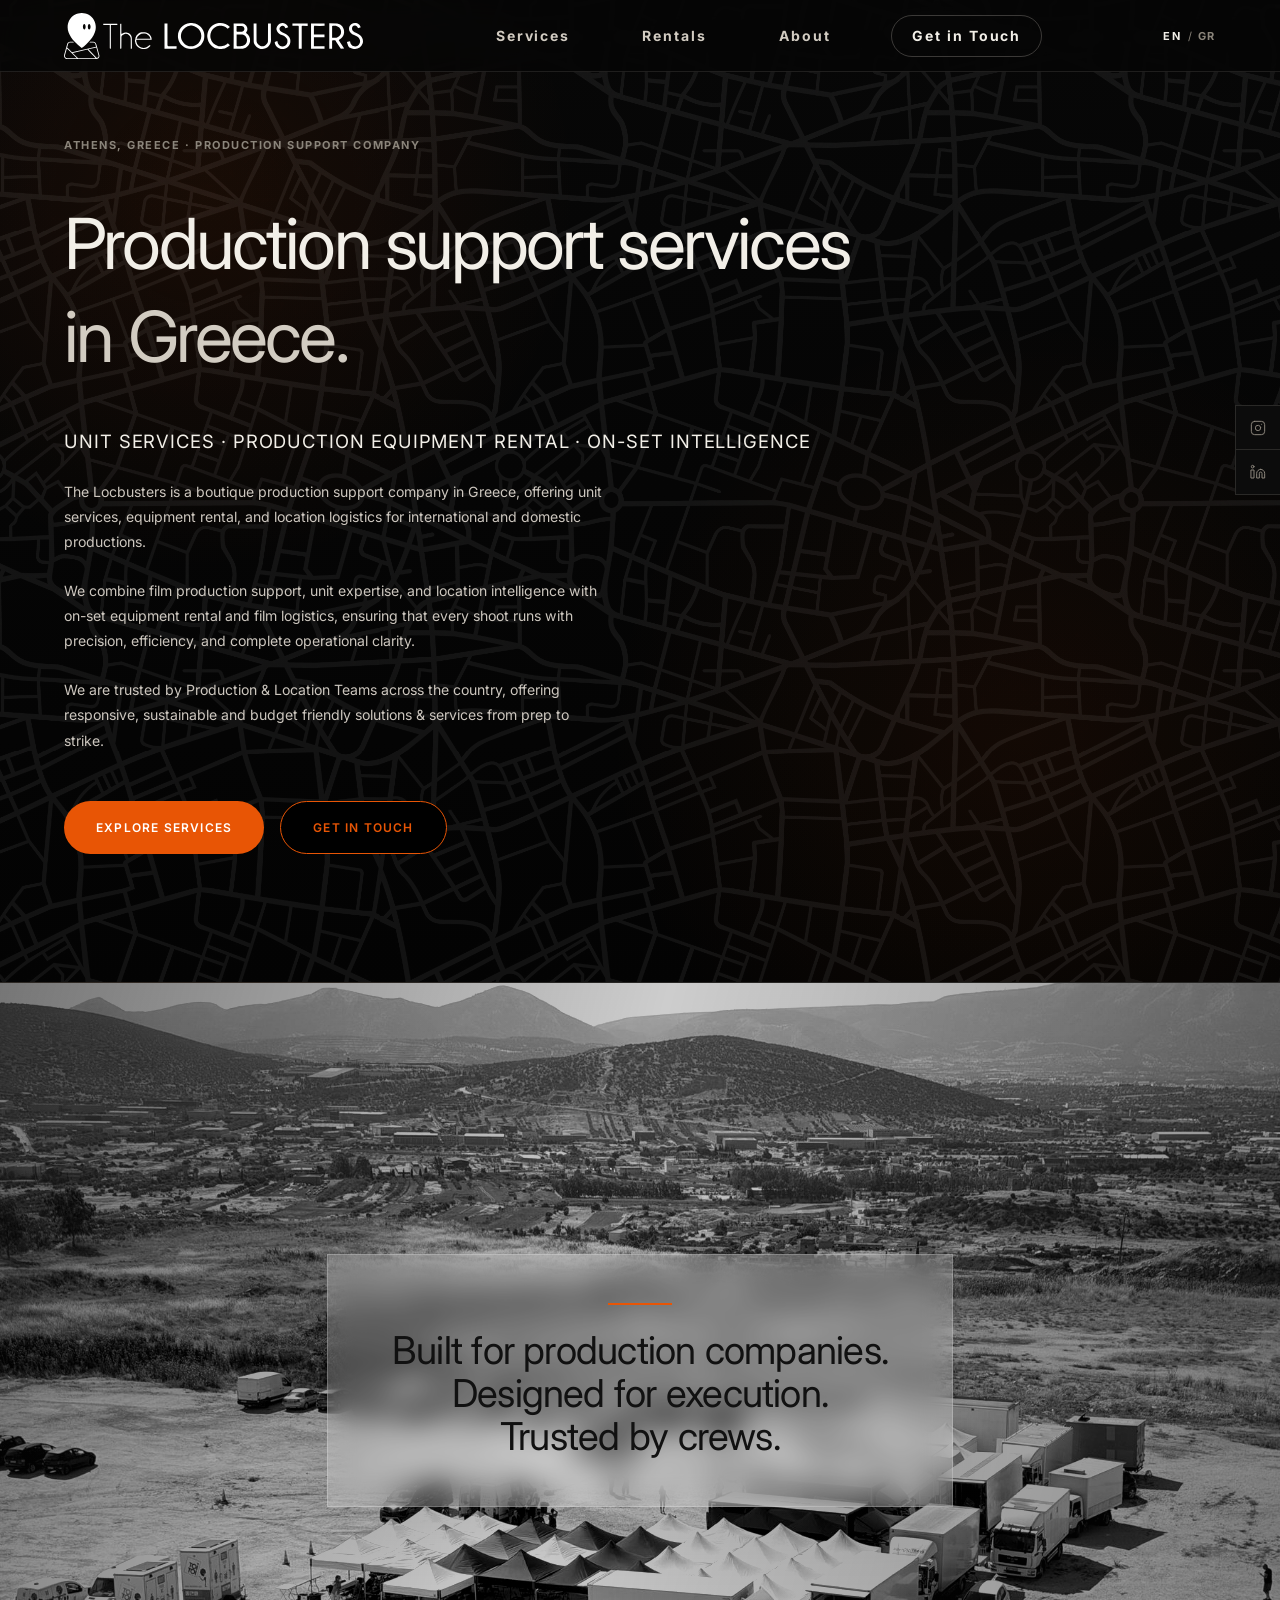
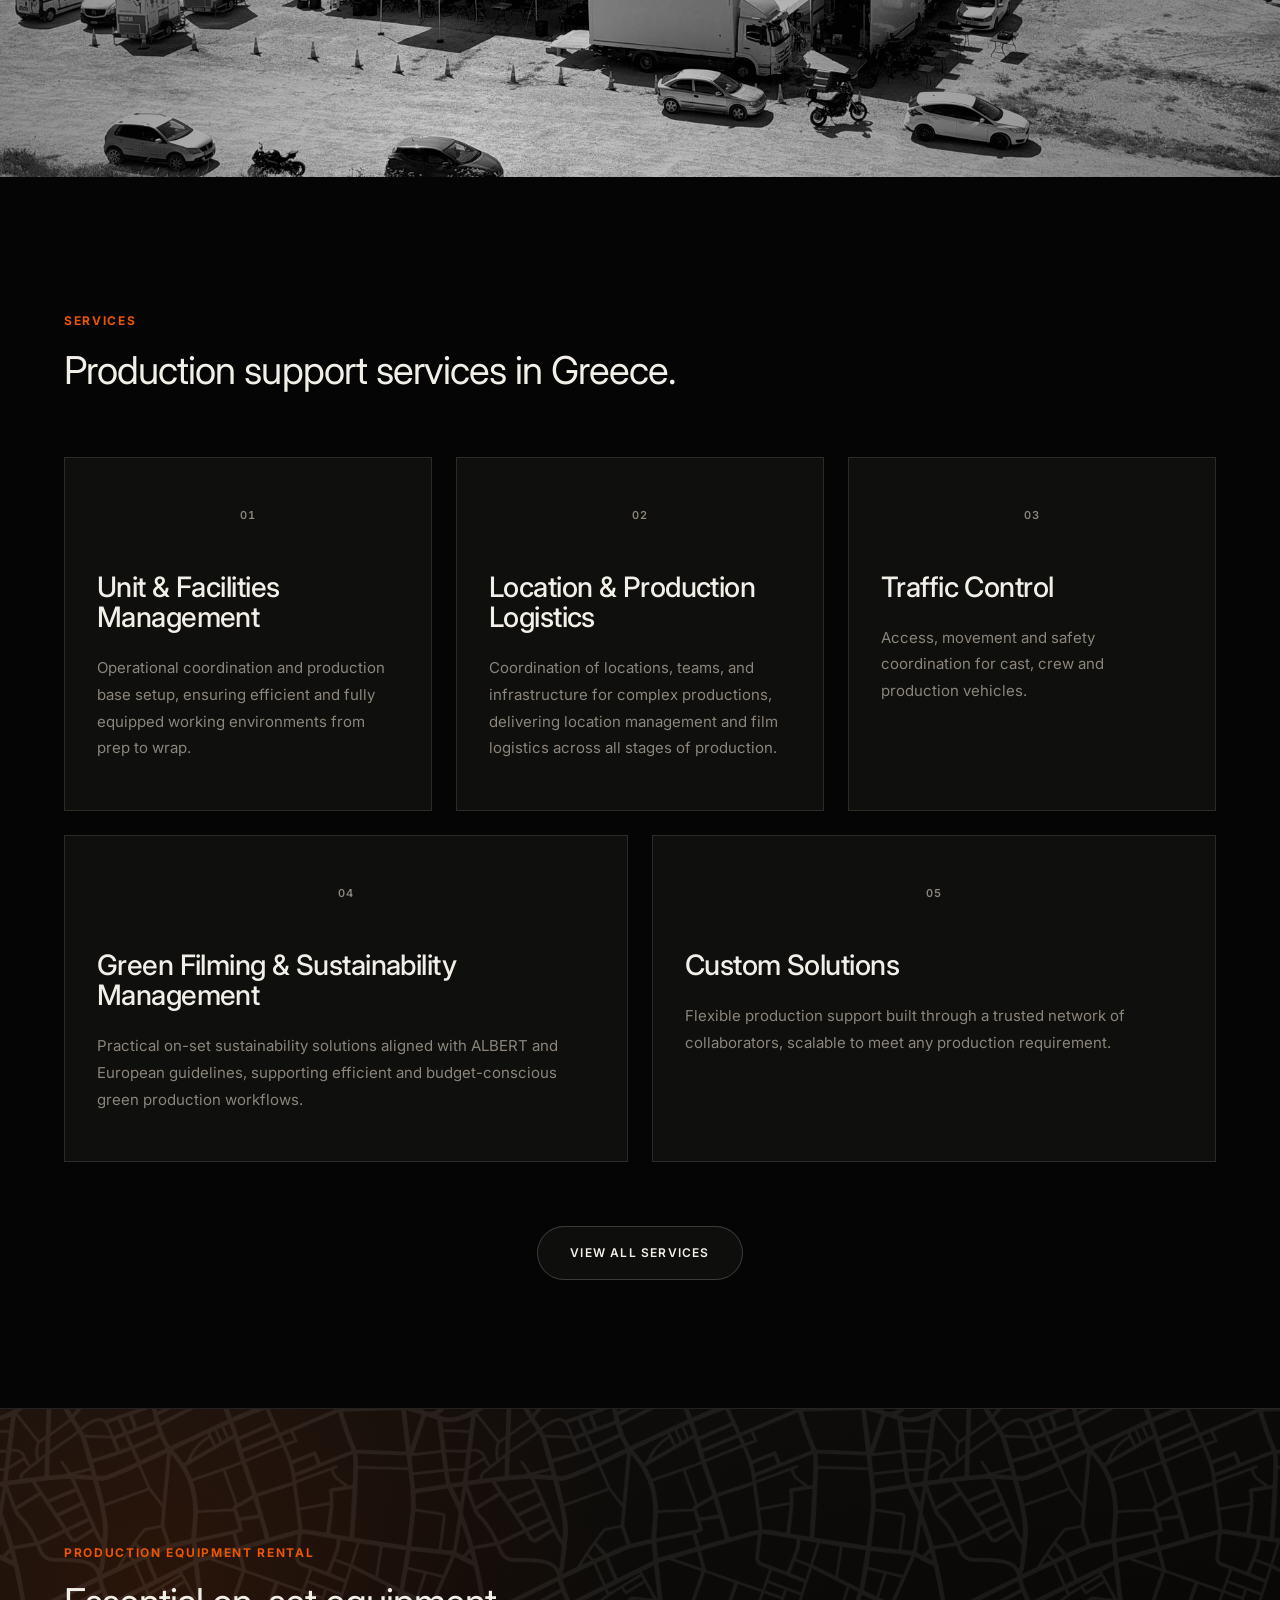
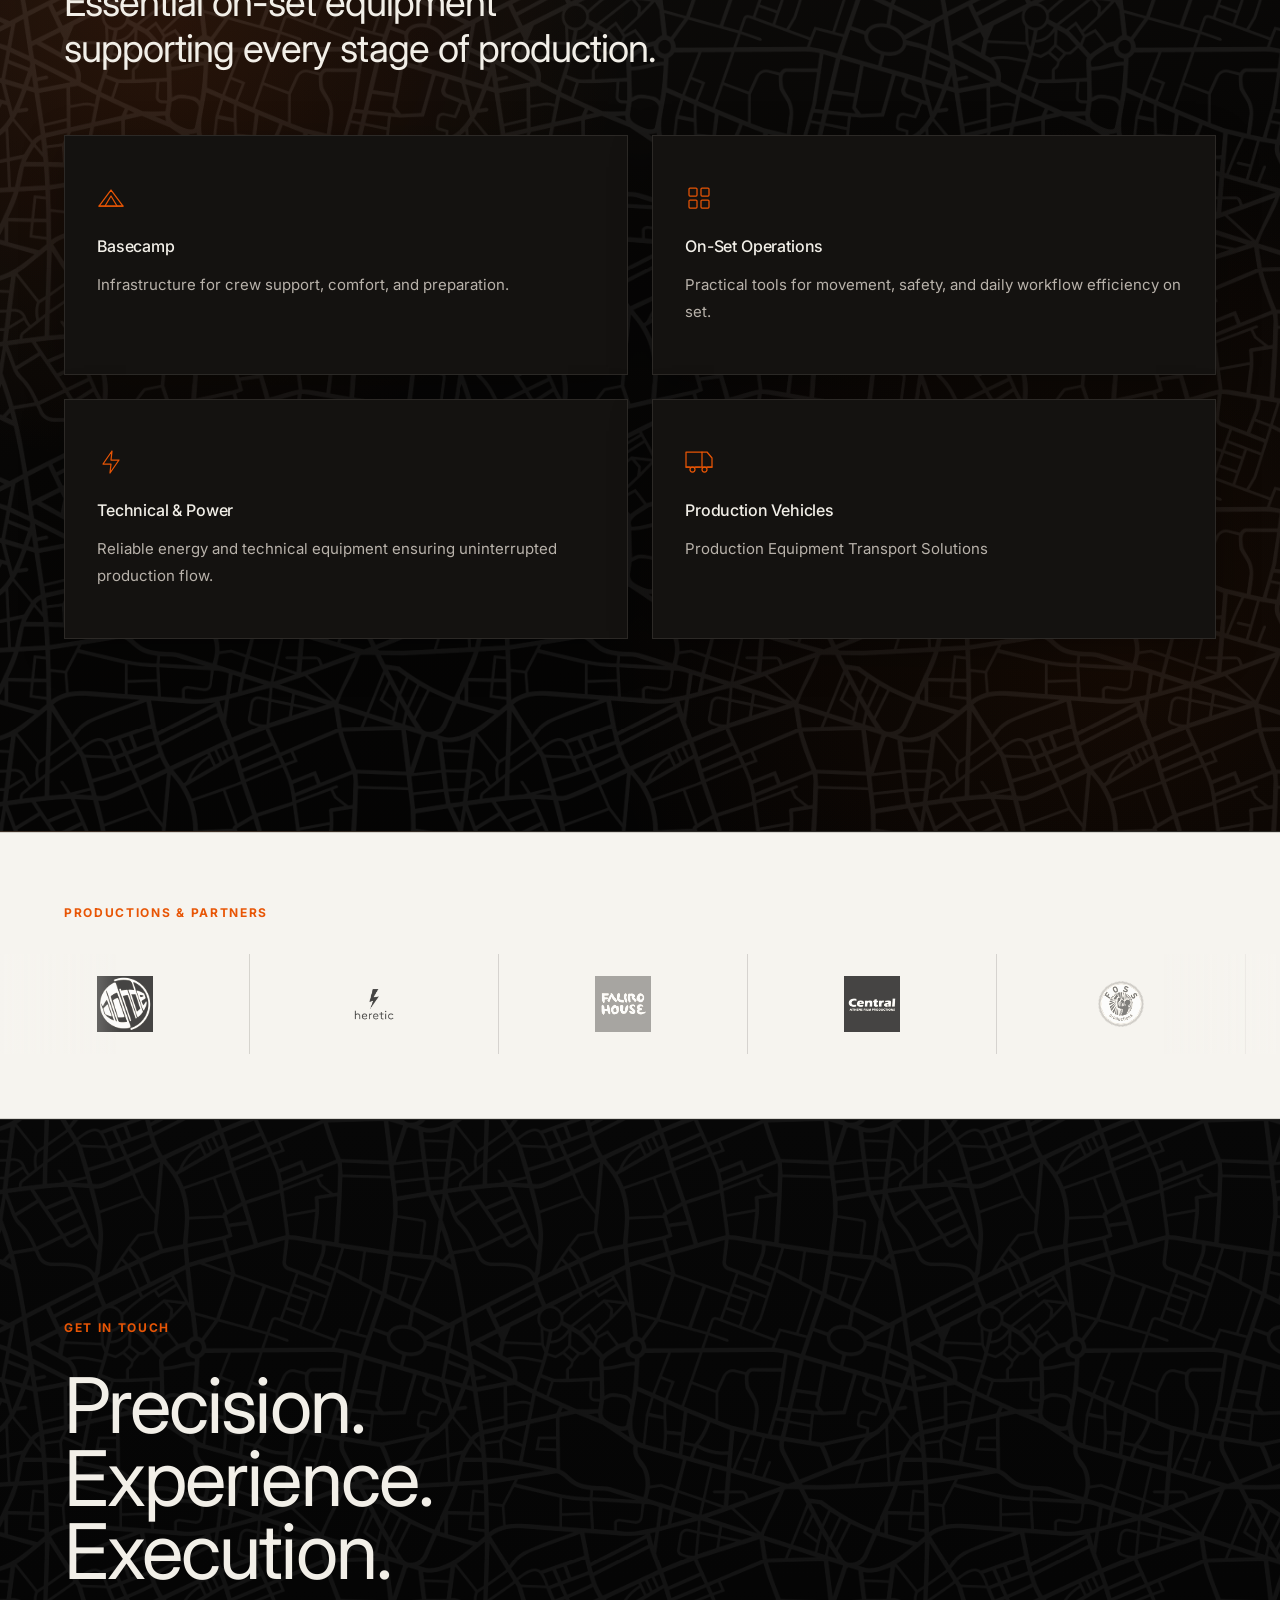
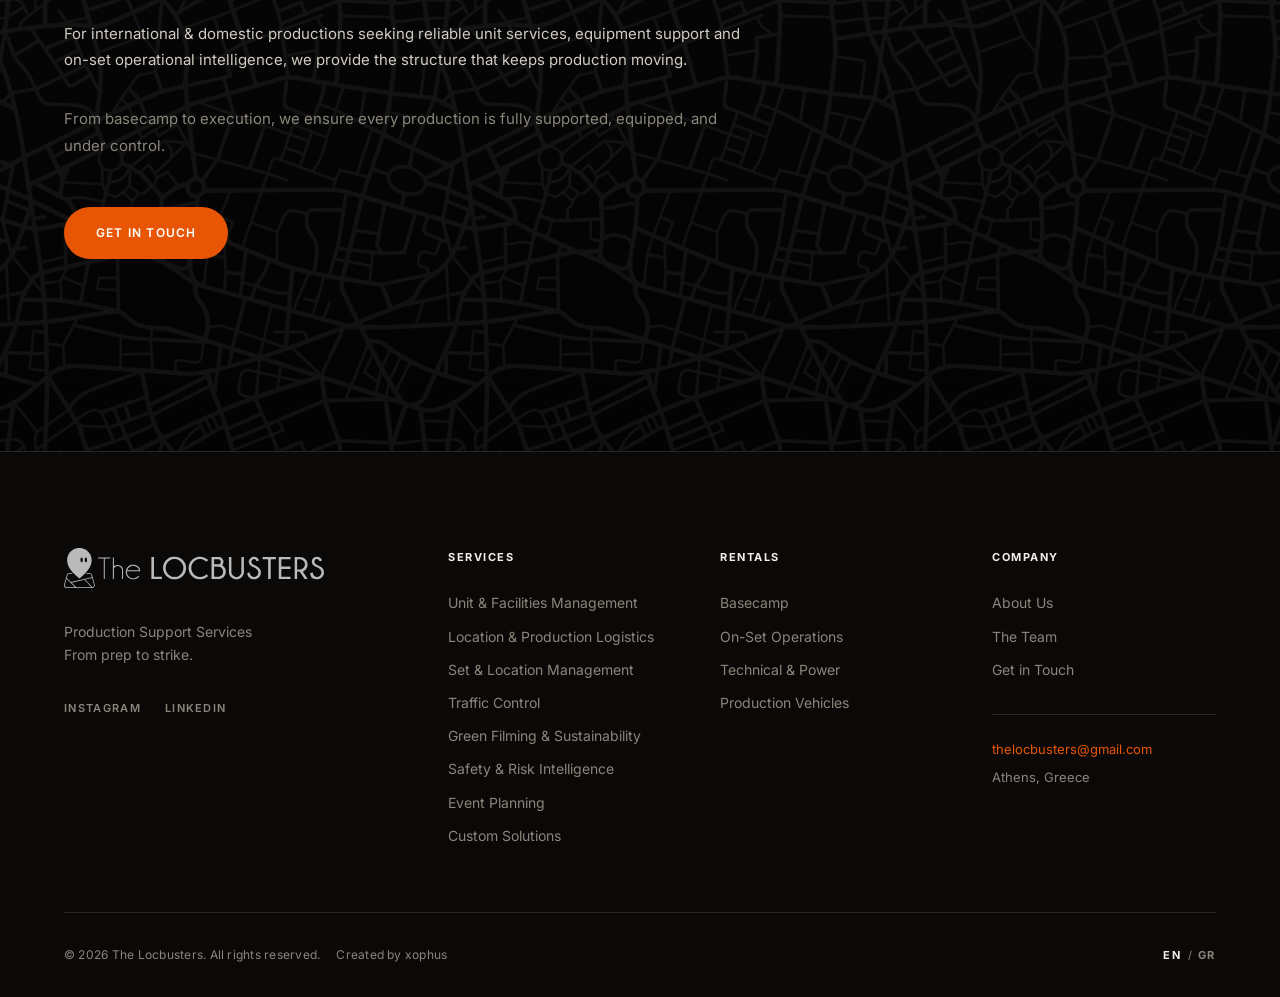
<file: index.html>
<!DOCTYPE html>
<html lang="en">
<head>
  <meta charset="UTF-8" />
  <meta name="viewport" content="width=device-width, initial-scale=1.0" />
  <script src="assets/js/i18n-boot.js?v=20260714a"></script>
  <!-- Google tag (gtag.js) -->
  <script async src="https://www.googletagmanager.com/gtag/js?id=G-NDXP93WSDH"></script>
  <script>
    window.dataLayer = window.dataLayer || [];
    function gtag(){dataLayer.push(arguments);}
    gtag('js', new Date());
    gtag('config', 'G-NDXP93WSDH');
  </script>
  <link rel="icon" type="image/png" href="assets/images/favicon.png" />
  <title>The Locbusters | Production Support in Greece</title>
  <meta name="description" content="Boutique production support in Greece: unit services, equipment rental, and location logistics for film and TV productions." />

  <!-- Open Graph -->
  <meta property="og:title" content="The Locbusters | Production Support in Greece" />
  <meta property="og:description" content="Unit services, equipment rental and production support solutions for film, TV and audiovisual productions across Greece." />
  <meta property="og:type" content="website" />
  <meta property="og:site_name" content="The Locbusters" />
  <meta property="og:url" content="https://thelocbusters.com/" />
  <meta property="og:image" content="https://thelocbusters.com/assets/images/OG_Locbusters.png?v=20260714" />
  <meta property="og:image:alt" content="The Locbusters — Production Support Services in Greece" />

  <!-- Twitter / X -->
  <meta name="twitter:card" content="summary_large_image" />
  <meta name="twitter:title" content="The Locbusters | Production Support in Greece" />
  <meta name="twitter:description" content="Unit services, equipment rental and production support solutions for film, TV and audiovisual productions across Greece." />
  <meta name="twitter:image" content="https://thelocbusters.com/assets/images/OG_Locbusters.png?v=20260714" />

  <!-- Fonts -->
  <link rel="preconnect" href="https://fonts.googleapis.com" />
  <link rel="preconnect" href="https://fonts.gstatic.com" crossorigin />
  <link href="https://fonts.googleapis.com/css2?family=Inter:wght@300;400;500;600&display=swap" rel="stylesheet" />

  <!-- Styles -->
  <link rel="stylesheet" href="assets/css/styles.css?v=20260715a" />
  <link rel="stylesheet" href="assets/css/boutique.css" />
</head>
<body>

  <!-- ================================================
       SOCIAL FLOATING WIDGET
  ================================================ -->
  <div class="social-widget" aria-label="Social Media Links">
    <a href="https://www.instagram.com/thelocbusters" class="social-widget__link" aria-label="Instagram" target="_blank" rel="noopener noreferrer">
      <svg width="16" height="16" viewBox="0 0 24 24" fill="none" stroke="currentColor" stroke-width="1.5" stroke-linecap="round" stroke-linejoin="round">
        <rect x="2" y="2" width="20" height="20" rx="5" ry="5"/>
        <path d="M16 11.37A4 4 0 1 1 12.63 8 4 4 0 0 1 16 11.37z"/>
        <line x1="17.5" y1="6.5" x2="17.51" y2="6.5"/>
      </svg>
    </a>
    <a href="https://www.linkedin.com/company/thelocbusters/" class="social-widget__link" aria-label="LinkedIn" target="_blank" rel="noopener noreferrer">
      <svg width="16" height="16" viewBox="0 0 24 24" fill="none" stroke="currentColor" stroke-width="1.5" stroke-linecap="round" stroke-linejoin="round">
        <path d="M16 8a6 6 0 0 1 6 6v7h-4v-7a2 2 0 0 0-2-2 2 2 0 0 0-2 2v7h-4v-7a6 6 0 0 1 6-6z"/>
        <rect x="2" y="9" width="4" height="12"/>
        <circle cx="4" cy="4" r="2"/>
      </svg>
    </a>
  </div>

  <!-- ================================================
       HEADER
  ================================================ -->
  <header class="header" id="header">
    <div class="container">
      <div class="header__inner">

        <a href="/" class="header__logo" aria-label="The Locbusters Home">
          <img src="assets/images/logo.svg" alt="The Locbusters" class="header__logo-img" />
        </a>

        <nav class="header__nav" aria-label="Main navigation">
          <a href="/services/" class="header__nav-link" data-i18n="nav.services">Services</a>
          <a href="/rentals/" class="header__nav-link" data-i18n="nav.rentals">Rentals</a>
          <a href="/about/" class="header__nav-link" data-i18n="nav.about">About</a>
          <a href="/contact/" class="header__nav-link header__nav-link--cta" data-i18n="nav.contact">Get in Touch</a>
        </nav>

        <div class="header__actions">
          <div class="lang-switch" aria-label="Language selector">
            <button class="lang-switch__btn active" data-lang="en">EN</button>
            <span class="lang-switch__sep">/</span>
            <button class="lang-switch__btn" data-lang="gr">GR</button>
          </div>
          <button class="hamburger" id="hamburger" aria-label="Toggle menu" aria-expanded="false">
            <span class="hamburger__line"></span>
            <span class="hamburger__line"></span>
          </button>
        </div>

      </div>
    </div>

  </header>

  <!-- Mobile Menu -->
  <div class="mobile-menu" id="mobileMenu" aria-hidden="true">
    <nav class="mobile-menu__nav" aria-label="Mobile navigation">
      <a href="/services/" class="mobile-menu__link" data-i18n="nav.services">Services</a>
      <a href="/rentals/" class="mobile-menu__link" data-i18n="nav.rentals">Rentals</a>
      <a href="/about/" class="mobile-menu__link" data-i18n="nav.about">About</a>
      <a href="/contact/" class="mobile-menu__link" data-i18n="nav.contact">Contact</a>
    </nav>
    <div class="mobile-menu__footer">
      <div class="lang-switch">
        <button class="lang-switch__btn active" data-lang="en">EN</button>
        <span class="lang-switch__sep">/</span>
        <button class="lang-switch__btn" data-lang="gr">GR</button>
      </div>
      <div class="mobile-menu__social">
        <a href="https://www.instagram.com/thelocbusters" aria-label="Instagram">IG</a>
        <a href="https://www.linkedin.com/company/thelocbusters/" aria-label="LinkedIn">LN</a>
      </div>
    </div>
  </div>

  <main>

    <!-- ================================================
         01 HERO
    ================================================ -->
    <section class="hero" id="hero" aria-label="Hero">
      <div class="hero__bg-grid" aria-hidden="true"></div>

      <div class="container hero__container">
        <div class="hero__content">
          <p class="hero__eyebrow" data-i18n="hero.eyebrow">Athens, Greece · Production Support Company</p>
          <h1 class="hero__title">
            <span class="hero__title-line" data-i18n="hero.line1">Production Support</span>
            <span class="hero__title-line hero__title-line--accent" data-i18n="hero.line3">in Greece.</span>
          </h1>
          <p class="hero__subtitle" data-i18n="hero.subtitle">
            Unit Services &nbsp;·&nbsp; Production Equipment Rental &nbsp;·&nbsp; On-Set Intelligence
          </p>
          <div class="hero__body">
            <p data-i18n="hero.body1">The Locbusters is a boutique production support company in Greece, offering unit services, equipment rental, and location logistics for international and domestic productions.</p>
            <p data-i18n="hero.body2">We combine film production support, unit expertise, and location intelligence with on-set equipment rental and film logistics, ensuring that every shoot runs with precision, efficiency, and complete operational clarity.</p>
            <p data-i18n="hero.body3">We are trusted by Production &amp; Location Teams across the country, offering responsive, sustainable and budget friendly solutions &amp; services from prep to strike.</p>
          </div>
          <div class="hero__ctas">
            <a href="#services" class="btn btn--primary" data-i18n="hero.cta1">Explore Services</a>
            <a href="/contact/" class="btn btn--outline" data-i18n="hero.cta2">Get in Touch</a>
          </div>
        </div>

      </div>
    </section>

    <!-- ================================================
         02 TRUST / POSITIONING
    ================================================ -->
    <section class="trust" aria-label="Trust and positioning">
      <div class="trust__media" aria-hidden="true">
        <img src="assets/images/production.jpg" alt="" class="trust__media-img" />
      </div>
      <div class="container trust__container">
        <div class="trust__inner">
          <div class="trust__content reveal">
            <blockquote class="trust__statement" data-i18n="trust.statement">
              Built for production companies.<br>Designed for execution.<br>Trusted by crews.
            </blockquote>
          </div>
        </div>
      </div>
    </section>

    <!-- ================================================
         03 SERVICES PREVIEW
    ================================================ -->
    <section class="services section" id="services" aria-labelledby="services-heading">
      <div class="container">

        <div class="section-header reveal">
          <p class="section-label" data-i18n="services.label">Services</p>
          <h2 class="section-title" id="services-heading" data-i18n="services.title">
            Production support services in Greece.
          </h2>
        </div>

        <div class="services__grid" role="list">

          <a href="/services/#unit-facilities" class="service-item reveal" role="listitem">
            <span class="service-item__num">01</span>
            <div class="service-item__body">
              <h3 class="service-item__title" data-i18n="services.s1.title">Unit &amp; Facilities Management</h3>
              <p class="service-item__desc" data-i18n="services.s1.desc">Operational coordination and production base setup, ensuring efficient and fully equipped working environments from prep to wrap.</p>
            </div>
            <span class="service-item__arrow" aria-hidden="true">→</span>
          </a>

          <a href="/services/#location-logistics" class="service-item reveal" role="listitem">
            <span class="service-item__num">02</span>
            <div class="service-item__body">
              <h3 class="service-item__title" data-i18n="services.s2.title">Location &amp; Production Logistics</h3>
              <p class="service-item__desc" data-i18n="services.s2.desc">Coordination of locations, teams, and infrastructure for complex productions, delivering location management and film logistics across all stages of production.</p>
            </div>
            <span class="service-item__arrow" aria-hidden="true">→</span>
          </a>

          <a href="/services/#traffic-control" class="service-item reveal" role="listitem">
            <span class="service-item__num">03</span>
            <div class="service-item__body">
              <h3 class="service-item__title" data-i18n="services.s3.title">Traffic Control</h3>
              <p class="service-item__desc" data-i18n="services.s3.desc">Access, movement and safety coordination for cast, crew and production vehicles.</p>
            </div>
            <span class="service-item__arrow" aria-hidden="true">→</span>
          </a>

          <a href="/services/#green-filming" class="service-item reveal" role="listitem">
            <span class="service-item__num">04</span>
            <div class="service-item__body">
              <h3 class="service-item__title" data-i18n="services.s4.title">Green Filming &amp; Sustainability Management</h3>
              <p class="service-item__desc" data-i18n="services.s4.desc">Practical on-set sustainability solutions aligned with <b>ALBERT</b> and European guidelines, supporting efficient and budget-conscious green production workflows.</p>
            </div>
            <span class="service-item__arrow" aria-hidden="true">→</span>
          </a>

          <a href="/services/#custom-solutions" class="service-item reveal" role="listitem">
            <span class="service-item__num">05</span>
            <div class="service-item__body">
              <h3 class="service-item__title" data-i18n="services.s5.title">Custom Solutions</h3>
              <p class="service-item__desc" data-i18n="services.s5.desc">Flexible production support built through a trusted network of collaborators, scalable to meet any production requirement.</p>
            </div>
            <span class="service-item__arrow" aria-hidden="true">→</span>
          </a>

        </div>

        <div class="services__cta reveal">
          <a href="/services/" class="btn btn--outline" data-i18n="services.viewAll">View All Services</a>
        </div>

      </div>
    </section>

    <!-- ================================================
         04 RENTALS PREVIEW
    ================================================ -->
    <section class="rentals section rentals--featured" id="rentals" aria-labelledby="rentals-heading">
      <div class="container">

        <div class="section-header reveal">
          <p class="section-label" data-i18n="rentals.label">Production Equipment Rental</p>
          <h2 class="section-title section-title--dark" id="rentals-heading" data-i18n="rentals.title">
            Essential on-set equipment<br />supporting every stage of production.
          </h2>
        </div>

        <div class="rentals__grid">

          <a href="/rentals/#basecamp" class="rental-item reveal">
            <div class="rental-item__icon" aria-hidden="true">
              <!-- Tent / Shelter icon -->
              <svg width="28" height="28" viewBox="0 0 28 28" fill="none" stroke="currentColor" stroke-width="1.25" stroke-linecap="round" stroke-linejoin="round">
                <path d="M2 22 L14 6 L26 22 Z"/>
                <path d="M8 22 L14 12 L20 22"/>
                <line x1="2" y1="22" x2="26" y2="22"/>
              </svg>
            </div>
            <h3 class="rental-item__title" data-i18n="rentals.r1.title">Basecamp</h3>
            <p class="rental-item__desc" data-i18n="rentals.r1.desc">Infrastructure for crew support, comfort, and preparation.</p>
          </a>

          <a href="/rentals/#on-set-ops" class="rental-item reveal">
            <div class="rental-item__icon" aria-hidden="true">
              <!-- Accessories / Cart icon -->
              <svg width="28" height="28" viewBox="0 0 28 28" fill="none" stroke="currentColor" stroke-width="1.25" stroke-linecap="round" stroke-linejoin="round">
                <rect x="4" y="4" width="8" height="8" rx="1"/>
                <rect x="16" y="4" width="8" height="8" rx="1"/>
                <rect x="4" y="16" width="8" height="8" rx="1"/>
                <rect x="16" y="16" width="8" height="8" rx="1"/>
              </svg>
            </div>
            <h3 class="rental-item__title" data-i18n="rentals.r2.title">On-Set Operations</h3>
            <p class="rental-item__desc" data-i18n="rentals.r2.desc">Practical tools for movement, safety, and daily workflow efficiency on set.</p>
          </a>

          <a href="/rentals/#technical-power" class="rental-item reveal">
            <div class="rental-item__icon" aria-hidden="true">
              <!-- Power / Lightning icon -->
              <svg width="28" height="28" viewBox="0 0 28 28" fill="none" stroke="currentColor" stroke-width="1.25" stroke-linecap="round" stroke-linejoin="round">
                <polygon points="15,3 6,16 14,16 13,25 22,12 14,12"/>
              </svg>
            </div>
            <h3 class="rental-item__title" data-i18n="rentals.r3.title">Technical &amp; Power</h3>
            <p class="rental-item__desc" data-i18n="rentals.r3.desc">Reliable energy and technical equipment ensuring uninterrupted production flow.</p>
          </a>

          <a href="/rentals/#vehicles" class="rental-item reveal">
            <div class="rental-item__icon" aria-hidden="true">
              <!-- Van: large cargo box + angled cab + circular wheels -->
              <svg width="28" height="28" viewBox="0 0 28 28" fill="none" stroke="currentColor" stroke-width="1.25" stroke-linecap="round" stroke-linejoin="round">
                <!-- Cargo box -->
                <rect x="1" y="4" width="16" height="15"/>
                <!-- Cab: flat top → angled windscreen → vertical front → bottom -->
                <path d="M17 4 L22 4 L27 10 L27 19 L17 19"/>
                <!-- Bottom undercarriage: gaps where wheels sit -->
                <line x1="1" y1="19" x2="4.5" y2="19"/>
                <line x1="10.5" y1="19" x2="15" y2="19"/>
                <line x1="22.5" y1="19" x2="27" y2="19"/>
                <!-- Wheels -->
                <circle cx="7.5" cy="21.5" r="2.5"/>
                <circle cx="19.5" cy="21.5" r="2.5"/>
              </svg>
            </div>
            <h3 class="rental-item__title" data-i18n="rentals.r4.title">Production Vehicles</h3>
            <p class="rental-item__desc" data-i18n="rentals.r4.desc">Production Equipment Transport Solutions</p>
          </a>

        </div>

      </div>
    </section>

    <!-- ================================================
         06 CLIENT / PRODUCTIONS STRIP
    ================================================ -->
    <section class="clients" aria-labelledby="clients-heading">
      <div class="container">
        <p class="clients__label section-label" id="clients-heading" data-i18n="clients.label">Productions &amp; Partners</p>
      </div>
      <div class="clients__marquee-wrap" data-i18n-aria-label="clients.marqueeAria" aria-label="Productions we have supported">
        <div class="clients__marquee" aria-hidden="true">
          <div class="clients__track">
            <div class="clients__logo-wrap"><img src="assets/images/clients/clients-blonde.png" alt="Blonde" class="clients__logo" /></div>
            <div class="clients__logo-wrap"><img src="assets/images/clients/clients-heretic.png" alt="Heretic" class="clients__logo" /></div>
            <div class="clients__logo-wrap"><img src="assets/images/clients/clients-faliro_house.jpg" alt="Faliro House Productions" class="clients__logo" /></div>
            <div class="clients__logo-wrap"><img src="assets/images/clients/clients-central.png" alt="Central Athens" class="clients__logo" /></div>
            <div class="clients__logo-wrap"><img src="assets/images/clients/clients-foss.png" alt="Foss Productions" class="clients__logo" /></div>
            <div class="clients__logo-wrap"><img src="assets/images/clients/clients-avaton.png" alt="Avaton Films" class="clients__logo" /></div>
            <div class="clients__logo-wrap"><img src="assets/images/clients/clients-boo.png" alt="Boo Productions" class="clients__logo" /></div>
            <!-- Duplicated for seamless loop -->
            <div class="clients__logo-wrap"><img src="assets/images/clients/clients-blonde.png" alt="Blonde" class="clients__logo" /></div>
            <div class="clients__logo-wrap"><img src="assets/images/clients/clients-heretic.png" alt="Heretic" class="clients__logo" /></div>
            <div class="clients__logo-wrap"><img src="assets/images/clients/clients-faliro_house.jpg" alt="Faliro House Productions" class="clients__logo" /></div>
            <div class="clients__logo-wrap"><img src="assets/images/clients/clients-central.png" alt="Central Athens" class="clients__logo" /></div>
            <div class="clients__logo-wrap"><img src="assets/images/clients/clients-foss.png" alt="Foss Productions" class="clients__logo" /></div>
            <div class="clients__logo-wrap"><img src="assets/images/clients/clients-avaton.png" alt="Avaton Films" class="clients__logo" /></div>
            <div class="clients__logo-wrap"><img src="assets/images/clients/clients-boo.png" alt="Boo Productions" class="clients__logo" /></div>
          </div>
        </div>
      </div>
    </section>

    <!-- ================================================
         08 FINAL CTA
    ================================================ -->
    <section class="cta-section" id="contact" aria-labelledby="cta-heading">
      <div class="container">
        <div class="cta-section__inner reveal">
          <p class="section-label" data-i18n="cta.label">Get in Touch</p>
          <h2 class="cta-section__title" id="cta-heading" data-i18n="cta.title">
            Precision. Experience. Execution.
          </h2>
          <p class="cta-section__sub" data-i18n="cta.sub">
            For international &amp; domestic productions seeking reliable unit services, equipment support and on-set operational intelligence, we provide the structure that keeps production moving.
          </p>
          <p class="cta-section__body" data-i18n="cta.body">
            From basecamp to execution, we ensure every production is fully supported, equipped, and under control.
          </p>
          <a href="/contact/" class="btn btn--primary" data-i18n="cta.btn">Get in Touch</a>
        </div>
      </div>
    </section>

  </main>

  <!-- ================================================
       FOOTER
  ================================================ -->
  <footer class="footer" aria-label="Site footer">
    <div class="container">
      <div class="footer__top">

        <div class="footer__brand">
          <a href="/" class="footer__logo" aria-label="The Locbusters Home">
            <img src="assets/images/logo.svg" alt="The Locbusters" class="footer__logo-img" />
          </a>
          <p class="footer__tagline" data-i18n="footer.tagline">Production Support Services<br />From prep to strike.</p>
          <div class="footer__social">
            <a href="https://www.instagram.com/thelocbusters" class="footer__social-link" aria-label="Instagram" target="_blank" rel="noopener noreferrer">Instagram</a>
            <a href="https://www.linkedin.com/company/thelocbusters/" class="footer__social-link" aria-label="LinkedIn" target="_blank" rel="noopener noreferrer">LinkedIn</a>
          </div>
        </div>

        <div class="footer__nav-group">
          <p class="footer__nav-title" data-i18n="footer.servicesTitle">Services</p>
          <nav aria-label="Services navigation">
            <a href="/services/#unit-facilities" class="footer__nav-link" data-i18n="footer.s1">Unit &amp; Facilities Management</a>
            <a href="/services/#location-logistics" class="footer__nav-link" data-i18n="footer.s2">Location &amp; Production Logistics</a>
            <a href="/services/#set-location" class="footer__nav-link" data-i18n="footer.s3">Set &amp; Location Management</a>
            <a href="/services/#traffic-control" class="footer__nav-link" data-i18n="footer.s4">Traffic Control</a>
            <a href="/services/#green-filming" class="footer__nav-link" data-i18n="footer.s5">Green Filming &amp; Sustainability</a>
            <a href="/services/#safety-risk" class="footer__nav-link" data-i18n="footer.s6">Safety &amp; Risk Intelligence</a>
            <a href="/services/#event-planning" class="footer__nav-link" data-i18n="footer.s7">Event Planning</a>
            <a href="/services/#custom-solutions" class="footer__nav-link" data-i18n="footer.s8">Custom Solutions</a>
          </nav>
        </div>

        <div class="footer__nav-group">
          <p class="footer__nav-title" data-i18n="footer.rentalsTitle">Rentals</p>
          <nav aria-label="Rentals navigation">
            <a href="/rentals/#basecamp" class="footer__nav-link" data-i18n="footer.r1">Basecamp</a>
            <a href="/rentals/#on-set-ops" class="footer__nav-link" data-i18n="footer.r2">On-Set Operations</a>
            <a href="/rentals/#technical-power" class="footer__nav-link" data-i18n="footer.r3">Technical &amp; Power</a>
            <a href="/rentals/#vehicles" class="footer__nav-link" data-i18n="footer.r4">Production Vehicles</a>
          </nav>
        </div>

        <div class="footer__nav-group">
          <p class="footer__nav-title" data-i18n="footer.companyTitle">Company</p>
          <nav aria-label="Company navigation">
            <a href="/about/" class="footer__nav-link" data-i18n="footer.about">About Us</a>
            <a href="/about/#team" class="footer__nav-link" data-i18n="footer.team">The Team</a>
            <a href="/contact/" class="footer__nav-link" data-i18n="footer.contact">Get in Touch</a>
          </nav>
          <div class="footer__contact">
            <a href="mailto:thelocbusters@gmail.com" class="footer__contact-link">thelocbusters@gmail.com</a>
            <p class="footer__contact-text" data-i18n="footer.location">Athens, Greece</p>
          </div>
        </div>

      </div>

      <div class="footer__bottom">
        <div class="footer__bottom-left">
          <p class="footer__copy" data-i18n="footer.copy">
            &copy; 2026 The Locbusters. All rights reserved.
          </p>
          <p class="footer__copy footer__credit">
            <span data-i18n="footer.createdBy">Created by</span>
            <a href="https://xophus.com/" class="footer__credit-link" target="_blank" rel="noopener noreferrer">xophus</a>
          </p>
        </div>
        <div class="footer__bottom-right">
          <div class="lang-switch">
            <button class="lang-switch__btn active" data-lang="en">EN</button>
            <span class="lang-switch__sep">/</span>
            <button class="lang-switch__btn" data-lang="gr">GR</button>
          </div>
        </div>
      </div>

    </div>
  </footer>

  <!-- Script -->
  <script src="assets/js/main.js?v=20260821a"></script>

</body>
</html>
</file>
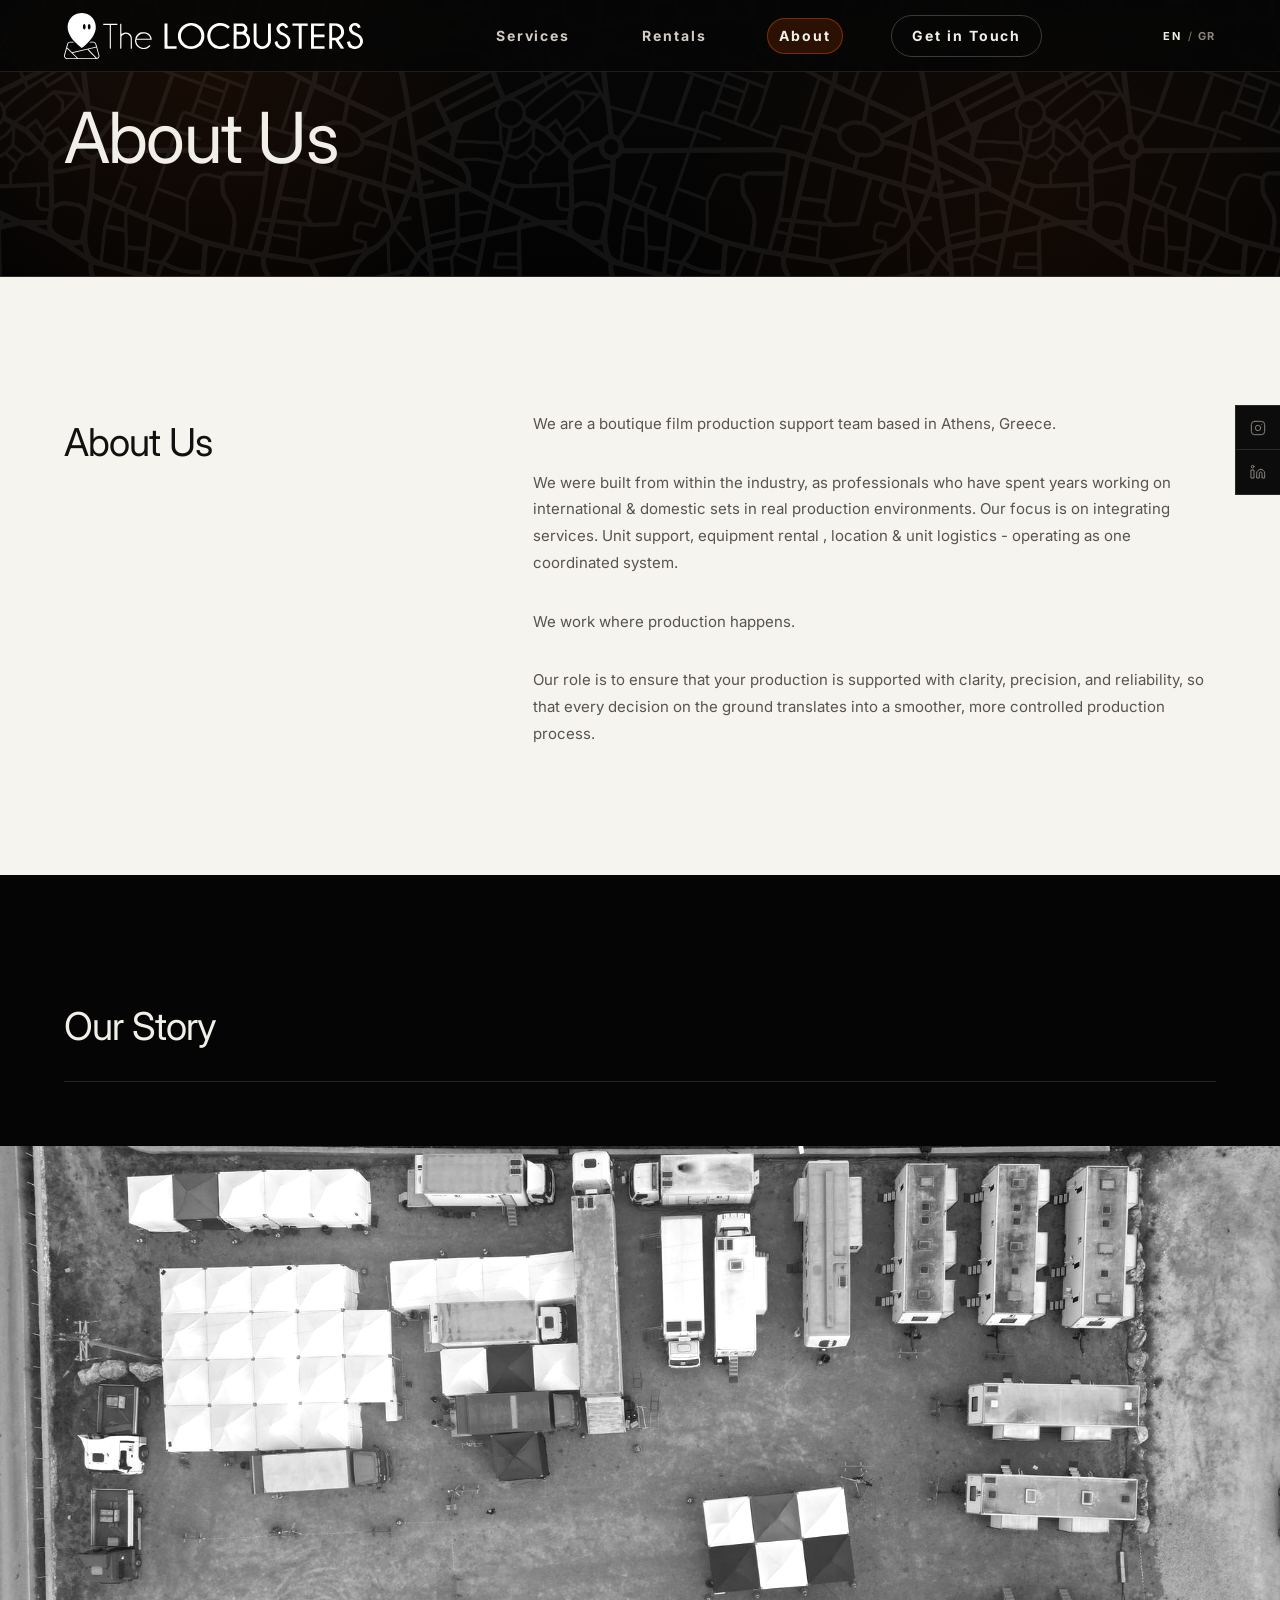
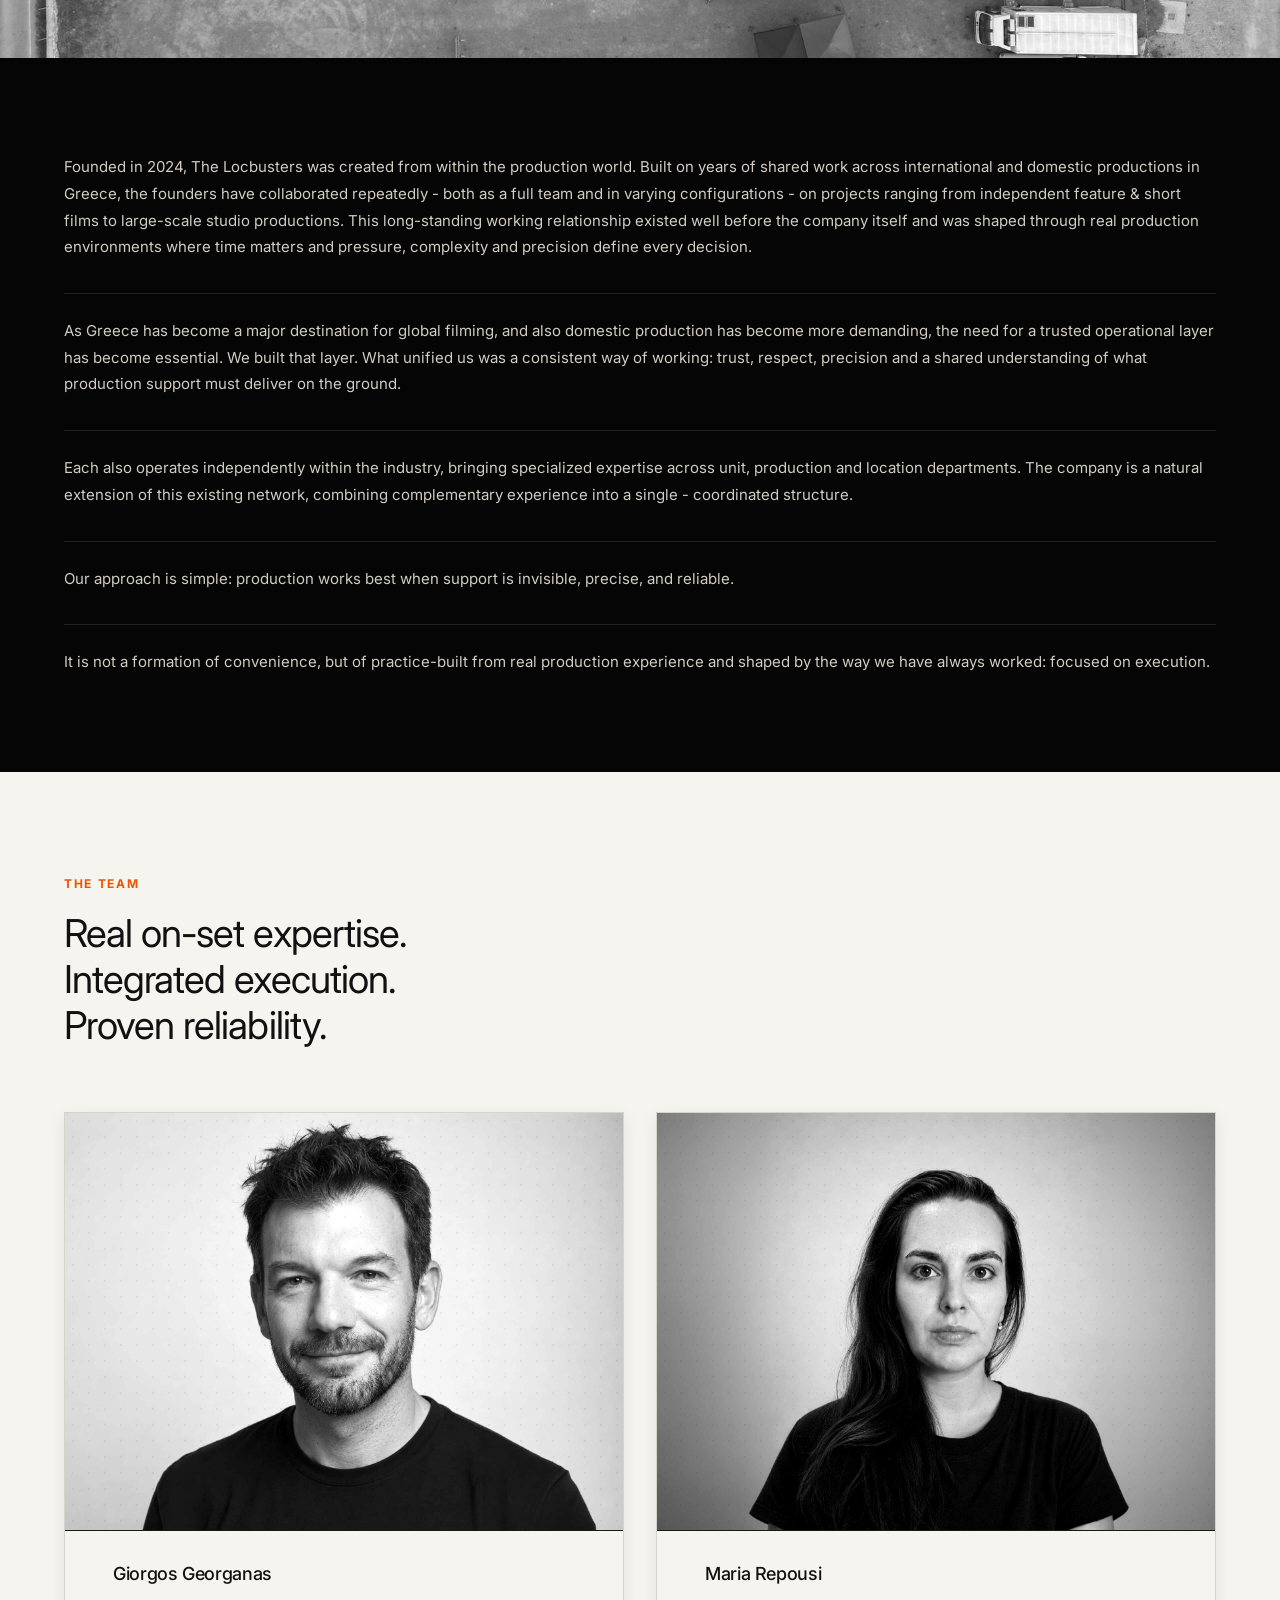
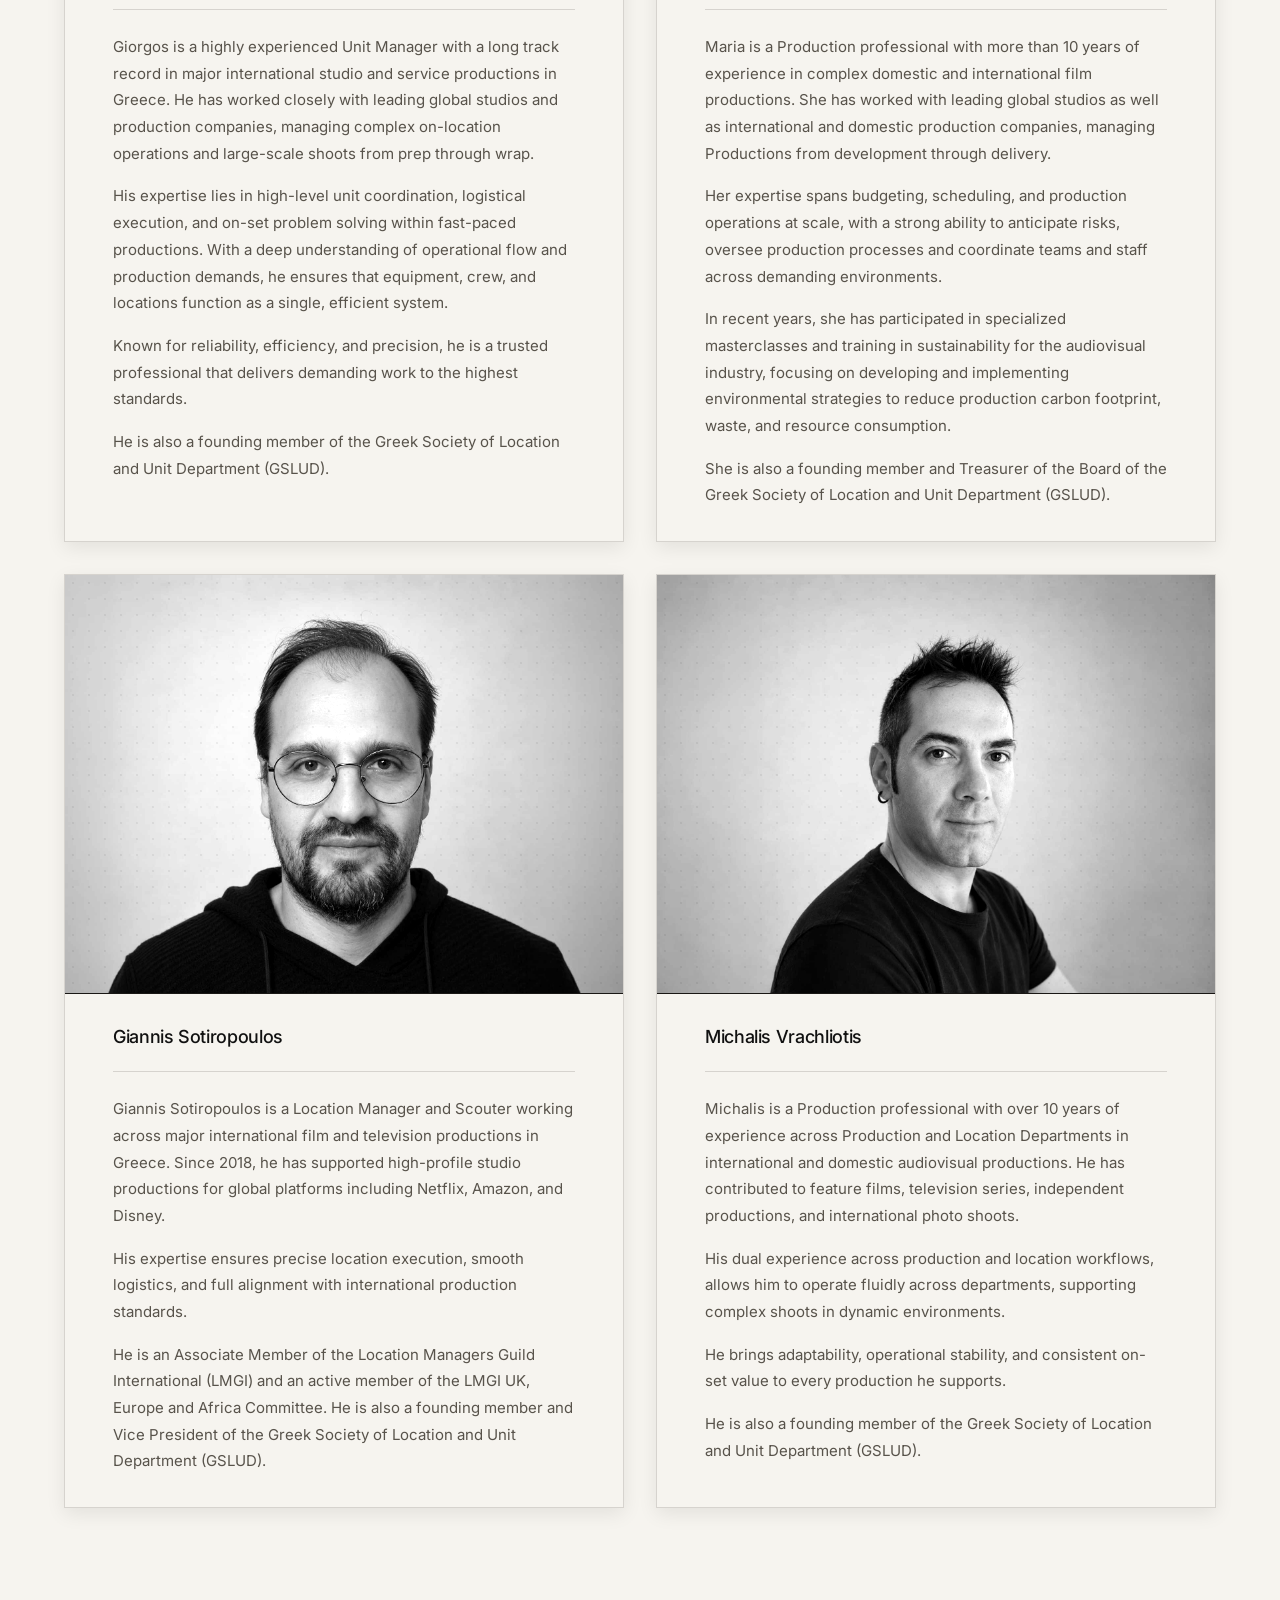
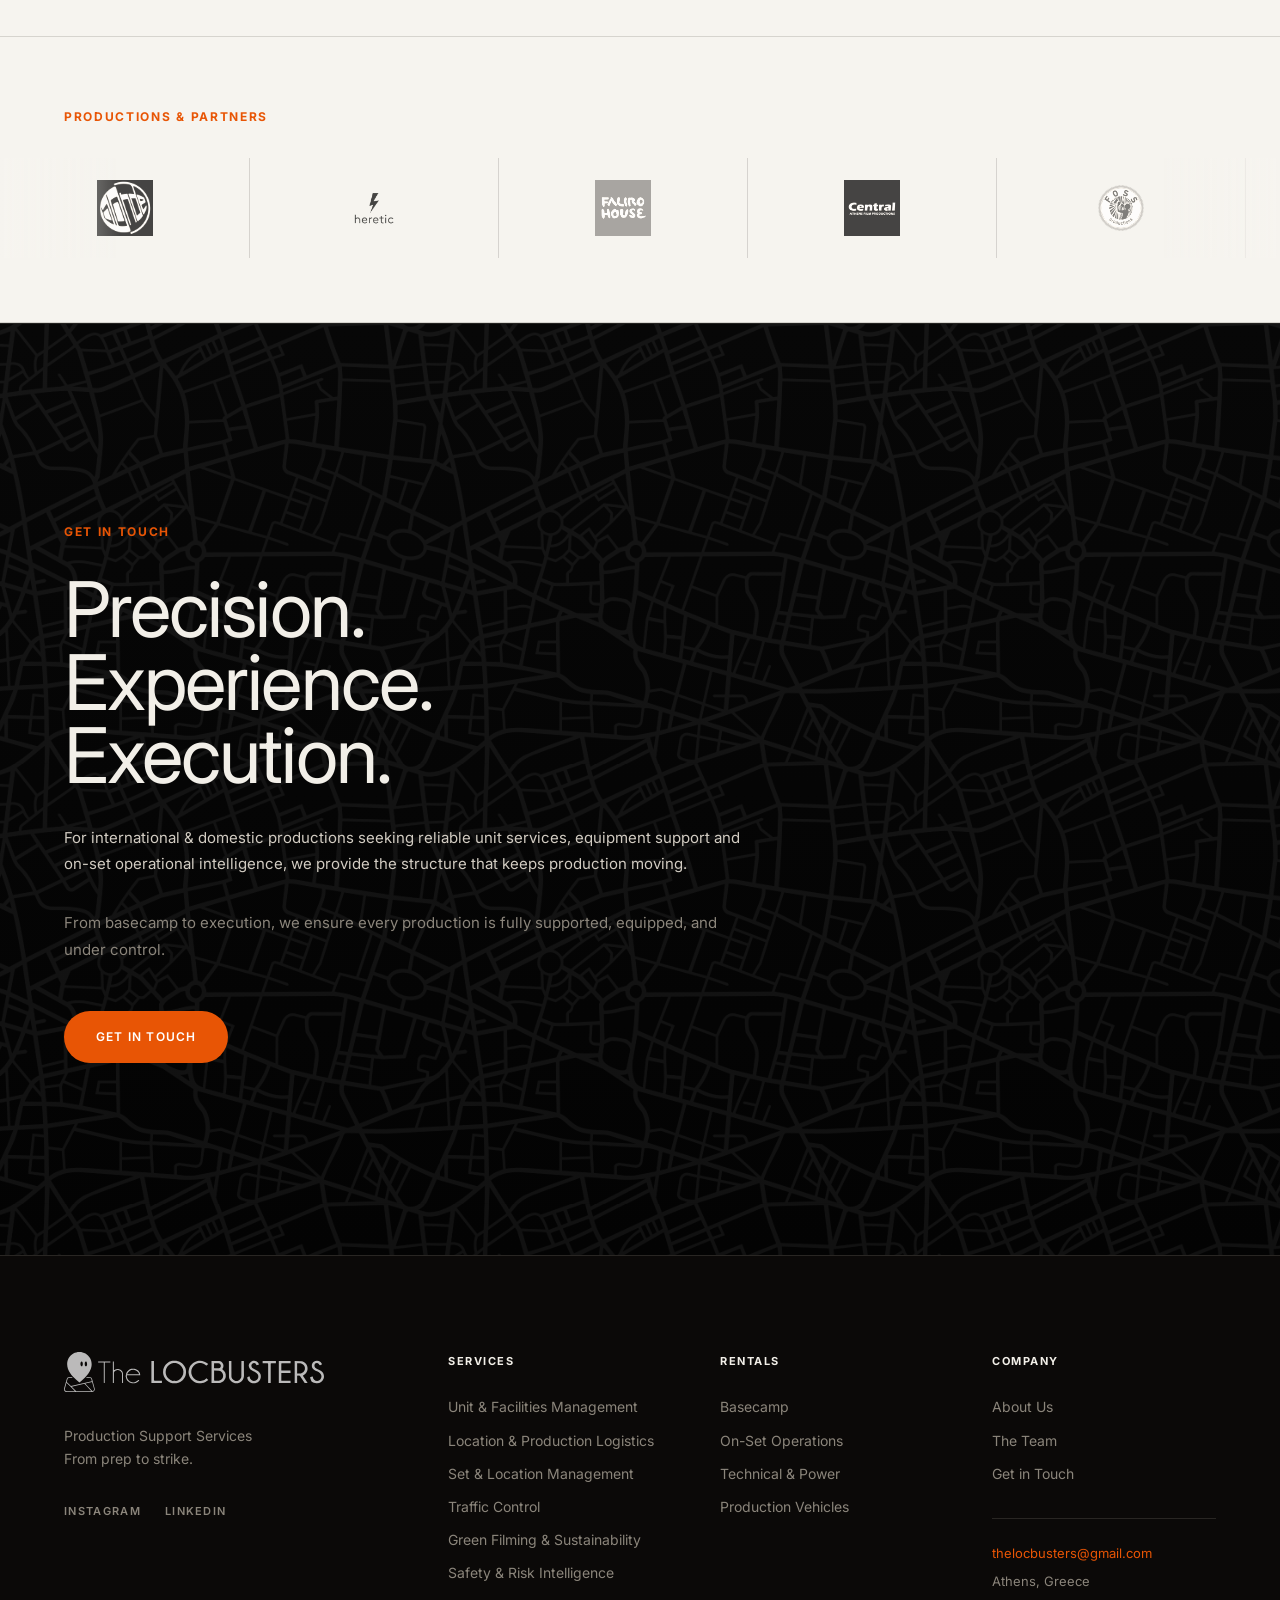
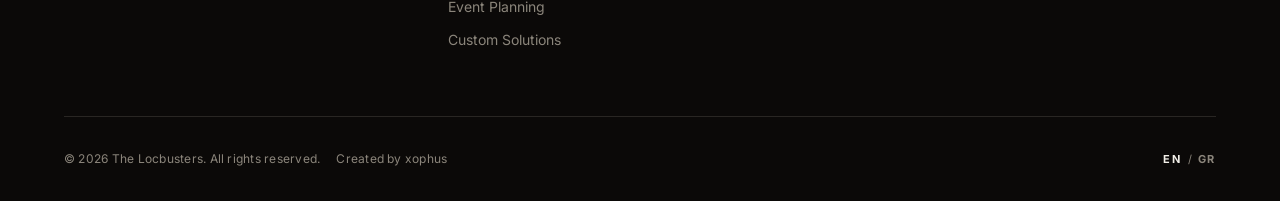
<file: about/index.html>
<!DOCTYPE html>
<html lang="en">
<head>
  <meta charset="UTF-8" />
  <meta name="viewport" content="width=device-width, initial-scale=1.0" />
  <script src="/assets/js/i18n-boot.js?v=20260714a"></script>
  <!-- Google tag (gtag.js) -->
  <script async src="https://www.googletagmanager.com/gtag/js?id=G-NDXP93WSDH"></script>
  <script>
    window.dataLayer = window.dataLayer || [];
    function gtag(){dataLayer.push(arguments);}
    gtag('js', new Date());
    gtag('config', 'G-NDXP93WSDH');
  </script>
  <link rel="icon" type="image/png" href="/assets/images/favicon.png" />
  <title>About The Locbusters | Production Support Team</title>
  <meta name="description" content="Meet The Locbusters — a Greece-based production support team delivering unit, location, and equipment solutions." />

  <!-- Open Graph -->
  <meta property="og:title" content="About The Locbusters" />
  <meta property="og:description" content="A boutique production support company built from real on-set experience in international and domestic productions." />
  <meta property="og:type" content="website" />
  <meta property="og:site_name" content="The Locbusters" />
  <meta property="og:url" content="https://thelocbusters.com/about/" />
  <meta property="og:image" content="https://thelocbusters.com/assets/images/OG_Locbusters.png?v=20260714" />
  <meta property="og:image:alt" content="The Locbusters — Production Support Services in Greece" />

  <!-- Twitter / X -->
  <meta name="twitter:card" content="summary_large_image" />
  <meta name="twitter:title" content="About The Locbusters" />
  <meta name="twitter:description" content="A boutique production support company built from real on-set experience in international and domestic productions." />
  <meta name="twitter:image" content="https://thelocbusters.com/assets/images/OG_Locbusters.png?v=20260714" />

  <link rel="preconnect" href="https://fonts.googleapis.com" />
  <link rel="preconnect" href="https://fonts.gstatic.com" crossorigin />
  <link href="https://fonts.googleapis.com/css2?family=Inter:wght@300;400;500;600&display=swap" rel="stylesheet" />

  <link rel="stylesheet" href="/assets/css/styles.css?v=20260715a" />
  <link rel="stylesheet" href="/assets/css/services.css" />
  <link rel="stylesheet" href="/assets/css/about.css" />
  <link rel="stylesheet" href="/assets/css/boutique.css" />
</head>
<body>

  <!-- ================================================
       SOCIAL FLOATING WIDGET
  ================================================ -->
  <div class="social-widget" aria-label="Social Media Links">
    <a href="https://www.instagram.com/thelocbusters" class="social-widget__link" aria-label="Instagram" target="_blank" rel="noopener noreferrer">
      <svg width="16" height="16" viewBox="0 0 24 24" fill="none" stroke="currentColor" stroke-width="1.5" stroke-linecap="round" stroke-linejoin="round">
        <rect x="2" y="2" width="20" height="20" rx="5" ry="5"/>
        <path d="M16 11.37A4 4 0 1 1 12.63 8 4 4 0 0 1 16 11.37z"/>
        <line x1="17.5" y1="6.5" x2="17.51" y2="6.5"/>
      </svg>
    </a>
    <a href="https://www.linkedin.com/company/thelocbusters/" class="social-widget__link" aria-label="LinkedIn" target="_blank" rel="noopener noreferrer">
      <svg width="16" height="16" viewBox="0 0 24 24" fill="none" stroke="currentColor" stroke-width="1.5" stroke-linecap="round" stroke-linejoin="round">
        <path d="M16 8a6 6 0 0 1 6 6v7h-4v-7a2 2 0 0 0-2-2 2 2 0 0 0-2 2v7h-4v-7a6 6 0 0 1 6-6z"/>
        <rect x="2" y="9" width="4" height="12"/>
        <circle cx="4" cy="4" r="2"/>
      </svg>
    </a>
  </div>

  <!-- ================================================
       HEADER
  ================================================ -->
  <header class="header" id="header">
    <div class="container">
      <div class="header__inner">
        <a href="/" class="header__logo" aria-label="The Locbusters Home">
          <img src="/assets/images/logo.svg" alt="The Locbusters" class="header__logo-img" />
        </a>
        <nav class="header__nav" aria-label="Main navigation">
          <a href="/services/" class="header__nav-link" data-i18n="nav.services">Services</a>
          <a href="/rentals/" class="header__nav-link" data-i18n="nav.rentals">Rentals</a>
          <a href="/about/" class="header__nav-link header__nav-link--active" data-i18n="nav.about">About</a>
          <a href="/contact/" class="header__nav-link header__nav-link--cta" data-i18n="nav.contact">Get in Touch</a>
        </nav>
        <div class="header__actions">
          <div class="lang-switch">
            <button class="lang-switch__btn active" data-lang="en">EN</button>
            <span class="lang-switch__sep">/</span>
            <button class="lang-switch__btn" data-lang="gr">GR</button>
          </div>
          <button class="hamburger" id="hamburger" aria-label="Toggle menu" aria-expanded="false">
            <span class="hamburger__line"></span>
            <span class="hamburger__line"></span>
          </button>
        </div>
      </div>
    </div>
  </header>

  <div class="mobile-menu" id="mobileMenu" aria-hidden="true">
    <nav class="mobile-menu__nav">
      <a href="/services/" class="mobile-menu__link" data-i18n="nav.services">Services</a>
      <a href="/rentals/" class="mobile-menu__link" data-i18n="nav.rentals">Rentals</a>
      <a href="/about/" class="mobile-menu__link" data-i18n="nav.about">About</a>
      <a href="/contact/" class="mobile-menu__link" data-i18n="nav.contact">Get in Touch</a>
    </nav>
    <div class="mobile-menu__footer">
      <div class="lang-switch">
        <button class="lang-switch__btn active" data-lang="en">EN</button>
        <span class="lang-switch__sep">/</span>
        <button class="lang-switch__btn" data-lang="gr">GR</button>
      </div>
      <div class="mobile-menu__social">
        <a href="https://www.instagram.com/thelocbusters">IG</a><a href="https://www.linkedin.com/company/thelocbusters/">LN</a>
      </div>
    </div>
  </div>

  <main>

    <!-- ================================================
         01 HERO
    ================================================ -->
    <section class="pg-hero pg-hero--about">
      <div class="pg-hero__bg-grid" aria-hidden="true"></div>
      <div class="container">
        <div class="abt-hero__inner abt-hero__inner--solo">
          <div class="abt-hero__content">
            <h1 class="pg-hero__title" data-i18n="aboutPage.title">About Us</h1>
          </div>
        </div>
      </div>
    </section>

    <!-- ================================================
         03 ABOUT + STORY (MERGED)
    ================================================ -->
    <section class="abt-text section section--light" aria-labelledby="abt-heading">
      <div class="container">
        <div class="abt-text__inner">
          <div class="abt-text__label reveal">
            <h2 class="abt-text__heading" id="abt-heading" data-i18n="aboutPage.abtHeading">About Us</h2>
          </div>
          <div class="abt-text__body reveal">
            <p data-i18n="aboutPage.abt.p1">We are a boutique film production support team based in Athens, Greece.</p>
            <p data-i18n="aboutPage.abt.p2">We were built from within the industry, as professionals who have spent years working on international &amp; domestic sets in real production environments.</p>
            <p data-i18n="aboutPage.abt.p3">Our focus is on integrating services. Unit support, equipment rental , location &amp; unit logistics - operating as one coordinated system.</p>
            <p data-i18n="aboutPage.abt.p4">We work where production happens.</p>
            <p data-i18n="aboutPage.abt.p5">Our role is to ensure that your production is supported with clarity, precision, and reliability, so that every decision on the ground translates into a smoother, more controlled production process.</p>
          </div>
        </div>
      </div>
    </section>

    <section class="abt-story section" aria-labelledby="story-heading">
      <div class="container">

        <div class="abt-story__header reveal">
          <h2 class="section-title" id="story-heading" data-i18n="aboutPage.storyLabel">Our Story</h2>
        </div>

      </div>

      <div class="abt-story__media reveal">
        <img src="/assets/images/story-aerial.jpg" alt="Aerial view of a production set in Greece" class="abt-story__media-img" loading="lazy" />
      </div>

      <div class="container">

        <div class="abt-story__prose reveal">
          <p class="abt-story__para" data-i18n="aboutPage.story.p1">Founded in 2024, The Locbusters was created from within the production world. Built on years of shared work across international and domestic productions, the founders have collaborated repeatedly - both as a full team and in varying configurations - on projects ranging from independent feature &amp; short films to large-scale studio productions.</p>
          <p class="abt-story__para" data-i18n="aboutPage.story.p1b">This long-standing working relationship existed well before the company itself and was shaped through real production environments where time matters and pressure, complexity and precision define every decision.</p>
          <p class="abt-story__para" data-i18n="aboutPage.story.p2">As Greece has become a major destination for global filming, and also domestic production has become more demanding, the need for a trusted operational layer has become essential. We built that layer.</p>
          <p class="abt-story__para" data-i18n="aboutPage.story.p2b">What unified us was a consistent way of working: trust, respect, precision and a shared understanding of what production support must deliver on the ground.</p>
          <p class="abt-story__para" data-i18n="aboutPage.story.p3">Each also operates independently within the industry, bringing specialized expertise across unit, production and location departments. The company is a natural extension of this existing network, combining complementary experience into a single coordinated structure.</p>
          <p class="abt-story__para" data-i18n="aboutPage.story.p4">Our approach is simple: production works best when support is invisible, precise, and reliable.</p>
          <p class="abt-story__para" data-i18n="aboutPage.story.p5">It is not a formation of convenience, but of practice - built from real production experience and shaped by the way we have always worked: focused on execution.</p>
        </div>
      </div>
    </section>

    <!-- ================================================
         05 TEAM
    ================================================ -->
    <section class="abt-team section section--light" id="team" aria-labelledby="team-heading">
      <div class="container">

        <div class="section-header abt-team__header reveal">
          <p class="section-label" data-i18n="aboutPage.teamLabel">The Team</p>
          <div>
            <h2 class="section-title section-title--dark" id="team-heading" data-i18n="aboutPage.teamHeading">Real on-set expertise.<br />Integrated execution.<br />Proven reliability.</h2>
          </div>
        </div>

        <div class="team-grid">

          <!-- Giorgos Georganas -->
          <article class="team-member reveal" aria-label="Giorgos Georganas">
            <div class="team-member__photo" aria-hidden="true">
              <img src="/assets/images/Portraits/George.jpeg" alt="Giorgos Georganas" class="team-member__img" />
              <div class="team-member__photo-grid"></div>
            </div>
            <div class="team-member__body">
              <div class="team-member__header">
                <h3 class="team-member__name" data-i18n="aboutPage.giorgos.name">Giorgos Georganas</h3>
              </div>
              <div class="team-member__bio">
                <p data-i18n="aboutPage.giorgos.bio1">Giorgos is a highly experienced Unit Manager with a long track record in major international studio and service productions in Greece.</p>
                <p data-i18n="aboutPage.giorgos.bio2">He has worked closely with leading global studios and production companies, managing complex on-location operations and large-scale shoots from prep through wrap. His expertise lies in high-level unit coordination, logistical execution, and on-set problem solving within fast-paced productions.</p>
                <p data-i18n="aboutPage.giorgos.bio3">With a deep understanding of operational flow and production demands, he ensures that equipment, crew, and locations function as a single, efficient system. Known for reliability, efficiency, and precision, he is a trusted professional that delivers demanding work to the highest standards.</p>
                <p data-i18n="aboutPage.giorgos.bio4">He is also a founding member of the Greek Society of Location and Unit Department (GSLUD).</p>
              </div>
            </div>
          </article>

          <!-- Maria Repousi -->
          <article class="team-member reveal" aria-label="Maria Repousi">
            <div class="team-member__photo" aria-hidden="true">
              <img src="/assets/images/Portraits/Maria.jpeg" alt="Maria Repousi" class="team-member__img" />
              <div class="team-member__photo-grid"></div>
            </div>
            <div class="team-member__body">
              <div class="team-member__header">
                <h3 class="team-member__name" data-i18n="aboutPage.maria.name">Maria Repousi</h3>
              </div>
              <div class="team-member__bio">
                <p data-i18n="aboutPage.maria.bio1">Maria is a Production professional with more than 10 years of experience in complex domestic and international film productions. She has worked with leading global studios as well as international and domestic production companies, managing Productions from development through delivery.</p>
                <p data-i18n="aboutPage.maria.bio2">Her expertise spans budgeting, scheduling, and production operations at scale, with a strong ability to anticipate risks, oversee production processes and coordinate teams and staff across demanding environments.</p>
                <p data-i18n="aboutPage.maria.bio3">In recent years, she has participated in specialized masterclasses and training in sustainability for the audiovisual industry, focusing on developing and implementing environmental strategies to reduce production carbon footprint, waste, and resource consumption.</p>
                <p data-i18n="aboutPage.maria.bio4"></p>
                <p data-i18n="aboutPage.maria.bio5">She is also a founding member and Treasurer of the Board of the Greek Society of Location and Unit Department (GSLUD).</p>
              </div>
            </div>
          </article>

          <!-- Giannis Sotiropoulos -->
          <article class="team-member reveal" aria-label="Giannis Sotiropoulos">
            <div class="team-member__photo" aria-hidden="true">
              <img src="/assets/images/Portraits/Giannis.jpeg" alt="Giannis Sotiropoulos" class="team-member__img" />
              <div class="team-member__photo-grid"></div>
            </div>
            <div class="team-member__body">
              <div class="team-member__header">
                <h3 class="team-member__name" data-i18n="aboutPage.giannis.name">Giannis Sotiropoulos</h3>
              </div>
              <div class="team-member__bio">
                <p data-i18n="aboutPage.giannis.bio1">Giannis Sotiropoulos is a Location Manager and Scouter working across major international film and television productions in Greece. Since 2018, he has supported high-profile studio productions for global platforms including Netflix, Amazon, and Disney.</p>
                <p data-i18n="aboutPage.giannis.bio2">His expertise ensures precise location execution, smooth logistics, and full alignment with international production standards.</p>
                <p data-i18n="aboutPage.giannis.bio3">He is an Associate Member of the Location Managers Guild International (LMGI) and an active member of the LMGI UK, Europe and Africa Committee. He is also a founding member and Vice President of the Greek Society of Location and Unit Department (GSLUD).</p>
              </div>
            </div>
          </article>

          <!-- Michalis Vrachliotis -->
          <article class="team-member reveal" aria-label="Michalis Vrachliotis">
            <div class="team-member__photo" aria-hidden="true">
              <img src="/assets/images/Portraits/Michalis.jpeg" alt="Michalis Vrachliotis" class="team-member__img" />
              <div class="team-member__photo-grid"></div>
            </div>
            <div class="team-member__body">
              <div class="team-member__header">
                <h3 class="team-member__name" data-i18n="aboutPage.michalis.name">Michalis Vrachliotis</h3>
              </div>
              <div class="team-member__bio">
                <p data-i18n="aboutPage.michalis.bio1">Michalis is a Production professional with over 10 years of experience across Production and Location Departments in international and domestic audiovisual productions. He has contributed to feature films, television series, independent productions, and international photo shoots.</p>
                <p data-i18n="aboutPage.michalis.bio2">His dual experience across production and location workflows, allows him to operate fluidly across departments, supporting complex shoots in dynamic environments.</p>
                <p data-i18n="aboutPage.michalis.bio3">He brings adaptability, operational stability, and consistent on-set value to every production he supports.</p>
                <p data-i18n="aboutPage.michalis.bio4">He is also a founding member of the Greek Society of Location and Unit Department (GSLUD).</p>
              </div>
            </div>
          </article>

        </div>
      </div>
    </section>

    <!-- ================================================
         CLIENT STRIP
    ================================================ -->
    <section class="clients" aria-labelledby="clients-heading">
      <div class="container">
        <p class="clients__label section-label" id="clients-heading" data-i18n="clients.label">Productions &amp; Partners</p>
      </div>
      <div class="clients__marquee-wrap" data-i18n-aria-label="clients.marqueeAria" aria-label="Productions we have supported">
        <div class="clients__marquee" aria-hidden="true">
          <div class="clients__track">
            <div class="clients__logo-wrap"><img src="/assets/images/clients/clients-blonde.png" alt="Blonde" class="clients__logo" /></div>
            <div class="clients__logo-wrap"><img src="/assets/images/clients/clients-heretic.png" alt="Heretic" class="clients__logo" /></div>
            <div class="clients__logo-wrap"><img src="/assets/images/clients/clients-faliro_house.jpg" alt="Faliro House Productions" class="clients__logo" /></div>
            <div class="clients__logo-wrap"><img src="/assets/images/clients/clients-central.png" alt="Central Athens" class="clients__logo" /></div>
            <div class="clients__logo-wrap"><img src="/assets/images/clients/clients-foss.png" alt="Foss Productions" class="clients__logo" /></div>
            <div class="clients__logo-wrap"><img src="/assets/images/clients/clients-avaton.jpg" alt="Avaton Films" class="clients__logo" /></div>
            <div class="clients__logo-wrap"><img src="/assets/images/clients/clients-boo.png" alt="Boo Productions" class="clients__logo" /></div>
            <!-- Duplicated for seamless loop -->
            <div class="clients__logo-wrap"><img src="/assets/images/clients/clients-blonde.png" alt="Blonde" class="clients__logo" /></div>
            <div class="clients__logo-wrap"><img src="/assets/images/clients/clients-heretic.png" alt="Heretic" class="clients__logo" /></div>
            <div class="clients__logo-wrap"><img src="/assets/images/clients/clients-faliro_house.jpg" alt="Faliro House Productions" class="clients__logo" /></div>
            <div class="clients__logo-wrap"><img src="/assets/images/clients/clients-central.png" alt="Central Athens" class="clients__logo" /></div>
            <div class="clients__logo-wrap"><img src="/assets/images/clients/clients-foss.png" alt="Foss Productions" class="clients__logo" /></div>
            <div class="clients__logo-wrap"><img src="/assets/images/clients/clients-avaton.jpg" alt="Avaton Films" class="clients__logo" /></div>
            <div class="clients__logo-wrap"><img src="/assets/images/clients/clients-boo.png" alt="Boo Productions" class="clients__logo" /></div>
          </div>
        </div>
      </div>
    </section>

    <!-- ================================================
         CTA
    ================================================ -->
    <section class="cta-section" id="contact" aria-labelledby="cta-heading">
      <div class="container">
        <div class="cta-section__inner reveal">
          <p class="section-label" data-i18n="cta.label">Get in Touch</p>
          <h2 class="cta-section__title" id="cta-heading" data-i18n="cta.title">
            Precision. Experience. Execution.
          </h2>
          <p class="cta-section__sub" data-i18n="cta.sub">
            For international &amp; domestic productions seeking reliable unit services, equipment support and on-set operational intelligence, we provide the structure that keeps production moving.
          </p>
          <p class="cta-section__body" data-i18n="cta.body">
            From basecamp to execution, we ensure every production is fully supported, equipped, and under control.
          </p>
          <a href="/contact/" class="btn btn--primary" data-i18n="cta.btn">Get in Touch</a>
        </div>
      </div>
    </section>

  </main>

  <!-- ================================================
       FOOTER
  ================================================ -->
  <footer class="footer" aria-label="Site footer">
    <div class="container">
      <div class="footer__top">
        <div class="footer__brand">
          <a href="/" class="footer__logo">
            <img src="/assets/images/logo.svg" alt="The Locbusters" class="footer__logo-img" />
          </a>
          <p class="footer__tagline" data-i18n="footer.tagline">Production Support Services<br />From prep to strike.</p>
          <div class="footer__social">
            <a href="https://www.instagram.com/thelocbusters" class="footer__social-link" target="_blank" rel="noopener noreferrer">Instagram</a>
            <a href="https://www.linkedin.com/company/thelocbusters/" class="footer__social-link" target="_blank" rel="noopener noreferrer">LinkedIn</a>
          </div>
        </div>
        <div class="footer__nav-group">
          <p class="footer__nav-title" data-i18n="footer.servicesTitle">Services</p>
          <nav>
            <a href="/services/#unit-facilities" class="footer__nav-link" data-i18n="footer.s1">Unit &amp; Facilities Management</a>
            <a href="/services/#location-logistics" class="footer__nav-link" data-i18n="footer.s2">Location &amp; Production Logistics</a>
            <a href="/services/#set-location" class="footer__nav-link" data-i18n="footer.s3">Set &amp; Location Management</a>
            <a href="/services/#traffic-control" class="footer__nav-link" data-i18n="footer.s4">Traffic Control</a>
            <a href="/services/#green-filming" class="footer__nav-link" data-i18n="footer.s5">Green Filming &amp; Sustainability</a>
            <a href="/services/#safety-risk" class="footer__nav-link" data-i18n="footer.s6">Safety &amp; Risk Intelligence</a>
            <a href="/services/#event-planning" class="footer__nav-link" data-i18n="footer.s7">Event Planning</a>
            <a href="/services/#custom-solutions" class="footer__nav-link" data-i18n="footer.s8">Custom Solutions</a>
          </nav>
        </div>
        <div class="footer__nav-group">
          <p class="footer__nav-title" data-i18n="footer.rentalsTitle">Rentals</p>
          <nav>
            <a href="/rentals/#basecamp" class="footer__nav-link" data-i18n="footer.r1">Basecamp</a>
            <a href="/rentals/#on-set-ops" class="footer__nav-link" data-i18n="footer.r2">On-Set Operations</a>
            <a href="/rentals/#technical-power" class="footer__nav-link" data-i18n="footer.r3">Technical &amp; Power</a>
            <a href="/rentals/#vehicles" class="footer__nav-link" data-i18n="footer.r4">Production Vehicles</a>
          </nav>
        </div>
        <div class="footer__nav-group">
          <p class="footer__nav-title" data-i18n="footer.companyTitle">Company</p>
          <nav>
            <a href="/about/" class="footer__nav-link" data-i18n="footer.about">About Us</a>
            <a href="/about/#team" class="footer__nav-link" data-i18n="footer.team">The Team</a>
            <a href="/contact/" class="footer__nav-link" data-i18n="footer.contact">Get in Touch</a>
          </nav>
          <div class="footer__contact">
            <a href="mailto:thelocbusters@gmail.com" class="footer__contact-link">thelocbusters@gmail.com</a>
            <p class="footer__contact-text" data-i18n="footer.location">Athens, Greece</p>
          </div>
        </div>
      </div>
      <div class="footer__bottom">
        <div class="footer__bottom-left">
          <p class="footer__copy" data-i18n="footer.copy">&copy; 2026 The Locbusters. All rights reserved.</p>
          <p class="footer__copy footer__credit">
            <span data-i18n="footer.createdBy">Created by</span>
            <a href="https://xophus.com/" class="footer__credit-link" target="_blank" rel="noopener noreferrer">xophus</a>
          </p>
        </div>
        <div class="footer__bottom-right">
          <div class="lang-switch">
            <button class="lang-switch__btn active" data-lang="en">EN</button>
            <span class="lang-switch__sep">/</span>
            <button class="lang-switch__btn" data-lang="gr">GR</button>
          </div>
        </div>
      </div>
    </div>
  </footer>

  <script src="/assets/js/main.js?v=20260821a"></script>

</body>
</html>
</file>
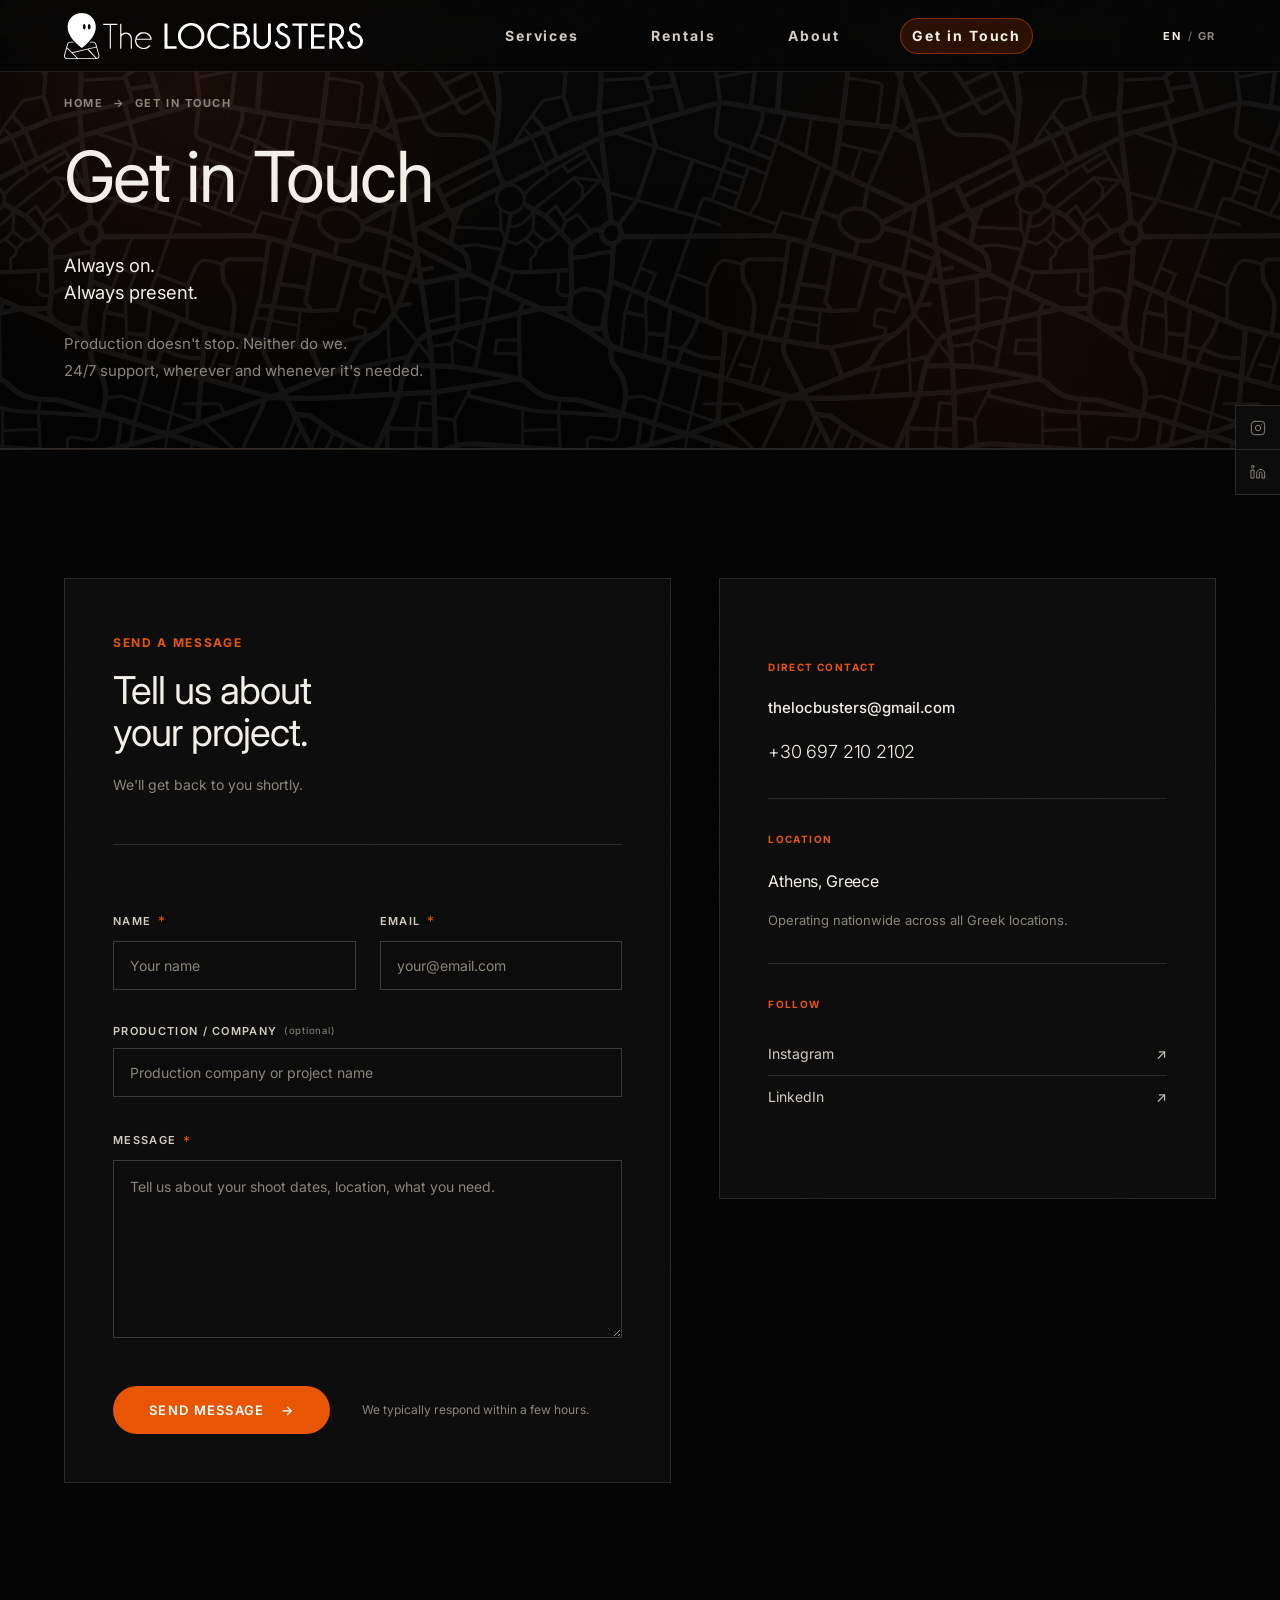
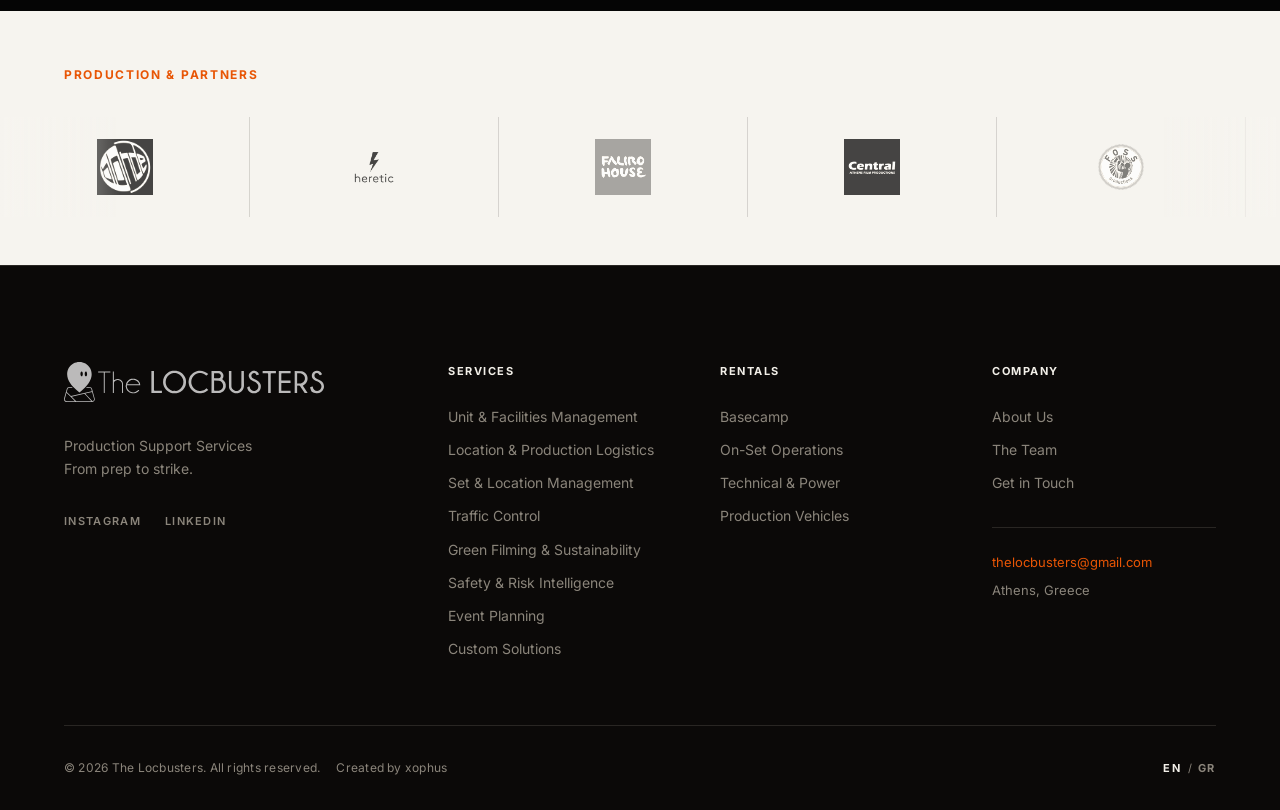
<file: contact/index.html>
<!DOCTYPE html>
<html lang="en">
<head>
  <meta charset="UTF-8" />
  <meta name="viewport" content="width=device-width, initial-scale=1.0" />
  <script src="/assets/js/i18n-boot.js?v=20260714a"></script>
  <!-- Google tag (gtag.js) -->
  <script async src="https://www.googletagmanager.com/gtag/js?id=G-NDXP93WSDH"></script>
  <script>
    window.dataLayer = window.dataLayer || [];
    function gtag(){dataLayer.push(arguments);}
    gtag('js', new Date());
    gtag('config', 'G-NDXP93WSDH');
  </script>
  <link rel="icon" type="image/png" href="/assets/images/favicon.png" />
  <title>Contact The Locbusters | Production Support Greece</title>
  <meta name="description" content="Contact The Locbusters for production support, unit services, and equipment rental across Greece." />

  <!-- Open Graph -->
  <meta property="og:title" content="Contact The Locbusters" />
  <meta property="og:description" content="Get in touch for reliable production support and equipment solutions across Greece." />
  <meta property="og:type" content="website" />
  <meta property="og:site_name" content="The Locbusters" />
  <meta property="og:url" content="https://thelocbusters.com/contact/" />
  <meta property="og:image" content="https://thelocbusters.com/assets/images/OG_Locbusters.png?v=20260714" />
  <meta property="og:image:alt" content="The Locbusters — Production Support Services in Greece" />

  <!-- Twitter / X -->
  <meta name="twitter:card" content="summary_large_image" />
  <meta name="twitter:title" content="Contact The Locbusters" />
  <meta name="twitter:description" content="Get in touch for reliable production support and equipment solutions across Greece." />
  <meta name="twitter:image" content="https://thelocbusters.com/assets/images/OG_Locbusters.png?v=20260714" />

  <link rel="preconnect" href="https://fonts.googleapis.com" />
  <link rel="preconnect" href="https://fonts.gstatic.com" crossorigin />
  <link href="https://fonts.googleapis.com/css2?family=Inter:wght@300;400;500;600&display=swap" rel="stylesheet" />

  <link rel="stylesheet" href="/assets/css/styles.css?v=20260715a" />
  <link rel="stylesheet" href="/assets/css/services.css" />
  <link rel="stylesheet" href="/assets/css/contact.css?v=20260821a" />
  <link rel="stylesheet" href="/assets/css/boutique.css" />
</head>
<body>

  <!-- ================================================
       SOCIAL FLOATING WIDGET
  ================================================ -->
  <div class="social-widget" aria-label="Social Media Links">
    <a href="https://www.instagram.com/thelocbusters" class="social-widget__link" aria-label="Instagram" target="_blank" rel="noopener noreferrer">
      <svg width="16" height="16" viewBox="0 0 24 24" fill="none" stroke="currentColor" stroke-width="1.5" stroke-linecap="round" stroke-linejoin="round">
        <rect x="2" y="2" width="20" height="20" rx="5" ry="5"/>
        <path d="M16 11.37A4 4 0 1 1 12.63 8 4 4 0 0 1 16 11.37z"/>
        <line x1="17.5" y1="6.5" x2="17.51" y2="6.5"/>
      </svg>
    </a>
    <a href="https://www.linkedin.com/company/thelocbusters/" class="social-widget__link" aria-label="LinkedIn" target="_blank" rel="noopener noreferrer">
      <svg width="16" height="16" viewBox="0 0 24 24" fill="none" stroke="currentColor" stroke-width="1.5" stroke-linecap="round" stroke-linejoin="round">
        <path d="M16 8a6 6 0 0 1 6 6v7h-4v-7a2 2 0 0 0-2-2 2 2 0 0 0-2 2v7h-4v-7a6 6 0 0 1 6-6z"/>
        <rect x="2" y="9" width="4" height="12"/>
        <circle cx="4" cy="4" r="2"/>
      </svg>
    </a>
  </div>

  <!-- ================================================
       HEADER
  ================================================ -->
  <header class="header" id="header">
    <div class="container">
      <div class="header__inner">
        <a href="/" class="header__logo" aria-label="The Locbusters Home">
          <img src="/assets/images/logo.svg" alt="The Locbusters" class="header__logo-img" />
        </a>
        <nav class="header__nav" aria-label="Main navigation">
          <a href="/services/" class="header__nav-link" data-i18n="nav.services">Services</a>
          <a href="/rentals/" class="header__nav-link" data-i18n="nav.rentals">Rentals</a>
          <a href="/about/" class="header__nav-link" data-i18n="nav.about">About</a>
          <a href="/contact/" class="header__nav-link header__nav-link--active" data-i18n="nav.contact">Get in Touch</a>
        </nav>
        <div class="header__actions">
          <div class="lang-switch">
            <button class="lang-switch__btn active" data-lang="en">EN</button>
            <span class="lang-switch__sep">/</span>
            <button class="lang-switch__btn" data-lang="gr">GR</button>
          </div>
          <button class="hamburger" id="hamburger" aria-label="Toggle menu" aria-expanded="false">
            <span class="hamburger__line"></span>
            <span class="hamburger__line"></span>
          </button>
        </div>
      </div>
    </div>
  </header>

  <div class="mobile-menu" id="mobileMenu" aria-hidden="true">
    <nav class="mobile-menu__nav">
      <a href="/services/" class="mobile-menu__link" data-i18n="nav.services">Services</a>
      <a href="/rentals/" class="mobile-menu__link" data-i18n="nav.rentals">Rentals</a>
      <a href="/about/" class="mobile-menu__link" data-i18n="nav.about">About</a>
      <a href="/contact/" class="mobile-menu__link" data-i18n="nav.contact">Get in Touch</a>
    </nav>
    <div class="mobile-menu__footer">
      <div class="lang-switch">
        <button class="lang-switch__btn active" data-lang="en">EN</button>
        <span class="lang-switch__sep">/</span>
        <button class="lang-switch__btn" data-lang="gr">GR</button>
      </div>
      <div class="mobile-menu__social">
        <a href="https://www.instagram.com/thelocbusters">IG</a><a href="https://www.linkedin.com/company/thelocbusters/">LN</a>
      </div>
    </div>
  </div>

  <main>

    <!-- ================================================
         HERO
    ================================================ -->
    <section class="pg-hero pg-hero--contact">
      <div class="pg-hero__bg-grid" aria-hidden="true"></div>
      <div class="container">
        <div class="cnt-hero__inner cnt-hero__inner--solo">
          <div class="cnt-hero__content">
            <p class="pg-hero__breadcrumb">
              <a href="/" data-i18n="breadcrumb.home">Home</a>
              <span aria-hidden="true">→</span>
              <span data-i18n="breadcrumb.contact">Get in Touch</span>
            </p>
            <h1 class="pg-hero__title" data-i18n="contactPage.title">Get in Touch</h1>
            <p class="pg-hero__subtitle" data-i18n="contactPage.subtitle">Always on.<br />Always present.</p>
            <p class="pg-hero__body" data-i18n="contactPage.body">Production doesn't stop. Neither do we.<br />24/7 support, wherever and whenever it's needed.</p>
          </div>
        </div>
      </div>
    </section>

    <!-- ================================================
         MAIN CONTACT SECTION
    ================================================ -->
    <section class="cnt-main" aria-labelledby="contact-heading">
      <div class="container">
        <div class="cnt-main__grid">

          <!-- LEFT FORM -->
          <div class="cnt-form-wrap">
            <div class="cnt-form-header">
              <p class="section-label" data-i18n="contactPage.formLabel">Send a Message</p>
              <h2 class="cnt-form-title" id="contact-heading" data-i18n="contactPage.formTitle">Tell us about<br />your project.</h2>
              <p class="cnt-form-sub" data-i18n="contactPage.formSub">We'll get back to you shortly.</p>
            </div>

            <form class="cnt-form" id="contactForm" action="https://formspree.io/f/mgawdraw" method="POST" novalidate>
              <input type="hidden" name="_subject" value="New website enquiry — The Locbusters" />
              <input class="cnt-form__honeypot" type="text" name="_gotcha" tabindex="-1" autocomplete="off" aria-hidden="true" />

              <div class="cnt-form__row cnt-form__row--half">
                <div class="cnt-field">
                  <label class="cnt-field__label" for="name"><span data-i18n="contactPage.label.name">Name</span> <span aria-hidden="true">*</span></label>
                  <input
                    class="cnt-field__input"
                    type="text"
                    id="name"
                    name="name"
                    autocomplete="name"
                    data-i18n-placeholder="contactPage.placeholder.name"
                    placeholder="Your name"
                    required
                    aria-required="true"
                  />
                </div>
                <div class="cnt-field">
                  <label class="cnt-field__label" for="email"><span data-i18n="contactPage.label.email">Email</span> <span aria-hidden="true">*</span></label>
                  <input
                    class="cnt-field__input"
                    type="email"
                    id="email"
                    name="email"
                    autocomplete="email"
                    data-i18n-placeholder="contactPage.placeholder.email"
                    placeholder="your@email.com"
                    required
                    aria-required="true"
                  />
                </div>
              </div>

              <div class="cnt-field">
                <label class="cnt-field__label" for="company">
                  <span data-i18n="contactPage.label.company">Production / Company</span>
                  <span class="cnt-field__optional" data-i18n="contactPage.label.optional">(optional)</span>
                </label>
                <input
                  class="cnt-field__input"
                  type="text"
                  id="company"
                  name="company"
                  autocomplete="organization"
                  data-i18n-placeholder="contactPage.placeholder.company"
                  placeholder="Production company or project name"
                />
              </div>

              <div class="cnt-field cnt-field--grow">
                <label class="cnt-field__label" for="message"><span data-i18n="contactPage.label.message">Message</span> <span aria-hidden="true">*</span></label>
                <textarea
                  class="cnt-field__input cnt-field__textarea"
                  id="message"
                  name="message"
                  data-i18n-placeholder="contactPage.placeholder.message"
                  placeholder="Tell us about your shoot dates, location, what you need."
                  rows="6"
                  required
                  aria-required="true"
                ></textarea>
              </div>

              <div class="cnt-form__footer">
                <button class="cnt-submit btn btn--primary" type="submit">
                  <span data-i18n="contactPage.submit">Send Message</span>
                  <span class="cnt-submit__arrow" aria-hidden="true">→</span>
                </button>
                <p class="cnt-form__note" data-i18n="contactPage.note">We typically respond within a few hours.</p>
              </div>

              <!-- Success state (hidden by default, shown via JS) -->
              <div class="cnt-form__success" id="formSuccess" aria-live="polite" hidden>
                <span class="cnt-form__success-icon" aria-hidden="true">✓</span>
                <p data-i18n="contactPage.success">Message received. We'll be in touch shortly.</p>
              </div>

              <div class="cnt-form__error" id="formError" role="alert" hidden>
                <p data-i18n="contactPage.error.submit">We couldn't send your message. Please try again or email us directly.</p>
              </div>

            </form>
          </div>

          <!-- RIGHT INFO -->
          <aside class="cnt-info" aria-label="Contact information">

            <div class="cnt-info__block">
              <p class="cnt-info__label" data-i18n="contactPage.info.direct">Direct Contact</p>
              <a href="mailto:thelocbusters@gmail.com" class="cnt-info__email">
                thelocbusters@gmail.com
              </a>
              <a href="tel:+306972102102" class="cnt-info__phone">
                +30 697 210 2102
              </a>
            </div>

            <div class="cnt-info__block">
              <p class="cnt-info__label" data-i18n="contactPage.info.location">Location</p>
              <p class="cnt-info__value" data-i18n="contactPage.info.locationVal">Athens, Greece</p>
              <p class="cnt-info__text" data-i18n="contactPage.info.locationText">Operating nationwide across all Greek locations.</p>
            </div>

            <div class="cnt-info__block">
              <p class="cnt-info__label" data-i18n="contactPage.info.follow">Follow</p>
              <div class="cnt-social">
                <a href="https://www.instagram.com/thelocbusters" class="cnt-social__link" target="_blank" rel="noopener noreferrer">
                  <span>Instagram</span>
                  <span aria-hidden="true">↗</span>
                </a>
                <a href="https://www.linkedin.com/company/thelocbusters/" class="cnt-social__link" target="_blank" rel="noopener noreferrer">
                  <span>LinkedIn</span>
                  <span aria-hidden="true">↗</span>
                </a>
              </div>
            </div>

          </aside>

        </div>
      </div>
    </section>

    <!-- ================================================
         TRUST REINFORCER
    ================================================ -->
    <section class="cnt-trust" aria-labelledby="trust-heading">
      <div class="container">
        <p class="cnt-trust__line section-label" id="trust-heading" data-i18n="contactPage.trust">Production &amp; Partners</p>
      </div>
      <div class="clients__marquee-wrap" data-i18n-aria-label="clients.marqueeAria" aria-label="Productions we have supported">
        <div class="clients__marquee" aria-hidden="true">
          <div class="clients__track">
            <div class="clients__logo-wrap"><img src="/assets/images/clients/clients-blonde.png" alt="Blonde" class="clients__logo" /></div>
            <div class="clients__logo-wrap"><img src="/assets/images/clients/clients-heretic.png" alt="Heretic" class="clients__logo" /></div>
            <div class="clients__logo-wrap"><img src="/assets/images/clients/clients-faliro_house.jpg" alt="Faliro House Productions" class="clients__logo" /></div>
            <div class="clients__logo-wrap"><img src="/assets/images/clients/clients-central.png" alt="Central Athens" class="clients__logo" /></div>
            <div class="clients__logo-wrap"><img src="/assets/images/clients/clients-foss.png" alt="Foss Productions" class="clients__logo" /></div>
            <div class="clients__logo-wrap"><img src="/assets/images/clients/clients-avaton.jpg" alt="Avaton Films" class="clients__logo" /></div>
            <div class="clients__logo-wrap"><img src="/assets/images/clients/clients-boo.png" alt="Boo Productions" class="clients__logo" /></div>
            <div class="clients__logo-wrap"><img src="/assets/images/clients/clients-blonde.png" alt="Blonde" class="clients__logo" /></div>
            <div class="clients__logo-wrap"><img src="/assets/images/clients/clients-heretic.png" alt="Heretic" class="clients__logo" /></div>
            <div class="clients__logo-wrap"><img src="/assets/images/clients/clients-faliro_house.jpg" alt="Faliro House Productions" class="clients__logo" /></div>
            <div class="clients__logo-wrap"><img src="/assets/images/clients/clients-central.png" alt="Central Athens" class="clients__logo" /></div>
            <div class="clients__logo-wrap"><img src="/assets/images/clients/clients-foss.png" alt="Foss Productions" class="clients__logo" /></div>
            <div class="clients__logo-wrap"><img src="/assets/images/clients/clients-avaton.jpg" alt="Avaton Films" class="clients__logo" /></div>
          </div>
        </div>
      </div>
    </section>

  </main>

  <!-- ================================================
       FOOTER
  ================================================ -->
  <footer class="footer" aria-label="Site footer">
    <div class="container">
      <div class="footer__top">
        <div class="footer__brand">
          <a href="/" class="footer__logo">
            <img src="/assets/images/logo.svg" alt="The Locbusters" class="footer__logo-img" />
          </a>
          <p class="footer__tagline" data-i18n="footer.tagline">Production Support Services<br />From prep to strike.</p>
          <div class="footer__social">
            <a href="https://www.instagram.com/thelocbusters" class="footer__social-link" target="_blank" rel="noopener noreferrer">Instagram</a>
            <a href="https://www.linkedin.com/company/thelocbusters/" class="footer__social-link" target="_blank" rel="noopener noreferrer">LinkedIn</a>
          </div>
        </div>
        <div class="footer__nav-group">
          <p class="footer__nav-title" data-i18n="footer.servicesTitle">Services</p>
          <nav>
            <a href="/services/#unit-facilities" class="footer__nav-link" data-i18n="footer.s1">Unit &amp; Facilities Management</a>
            <a href="/services/#location-logistics" class="footer__nav-link" data-i18n="footer.s2">Location &amp; Production Logistics</a>
            <a href="/services/#set-location" class="footer__nav-link" data-i18n="footer.s3">Set &amp; Location Management</a>
            <a href="/services/#traffic-control" class="footer__nav-link" data-i18n="footer.s4">Traffic Control</a>
            <a href="/services/#green-filming" class="footer__nav-link" data-i18n="footer.s5">Green Filming &amp; Sustainability</a>
            <a href="/services/#safety-risk" class="footer__nav-link" data-i18n="footer.s6">Safety &amp; Risk Intelligence</a>
            <a href="/services/#event-planning" class="footer__nav-link" data-i18n="footer.s7">Event Planning</a>
            <a href="/services/#custom-solutions" class="footer__nav-link" data-i18n="footer.s8">Custom Solutions</a>
          </nav>
        </div>
        <div class="footer__nav-group">
          <p class="footer__nav-title" data-i18n="footer.rentalsTitle">Rentals</p>
          <nav>
            <a href="/rentals/#basecamp" class="footer__nav-link" data-i18n="footer.r1">Basecamp</a>
            <a href="/rentals/#on-set-ops" class="footer__nav-link" data-i18n="footer.r2">On-Set Operations</a>
            <a href="/rentals/#technical-power" class="footer__nav-link" data-i18n="footer.r3">Technical &amp; Power</a>
            <a href="/rentals/#vehicles" class="footer__nav-link" data-i18n="footer.r4">Production Vehicles</a>
          </nav>
        </div>
        <div class="footer__nav-group">
          <p class="footer__nav-title" data-i18n="footer.companyTitle">Company</p>
          <nav>
            <a href="/about/" class="footer__nav-link" data-i18n="footer.about">About Us</a>
            <a href="/about/#team" class="footer__nav-link" data-i18n="footer.team">The Team</a>
            <a href="/contact/" class="footer__nav-link" data-i18n="footer.contact">Get in Touch</a>
          </nav>
          <div class="footer__contact">
            <a href="mailto:thelocbusters@gmail.com" class="footer__contact-link">thelocbusters@gmail.com</a>
            <p class="footer__contact-text" data-i18n="footer.location">Athens, Greece</p>
          </div>
        </div>
      </div>
      <div class="footer__bottom">
        <div class="footer__bottom-left">
          <p class="footer__copy" data-i18n="footer.copy">&copy; 2026 The Locbusters. All rights reserved.</p>
          <p class="footer__copy footer__credit">
            <span data-i18n="footer.createdBy">Created by</span>
            <a href="https://xophus.com/" class="footer__credit-link" target="_blank" rel="noopener noreferrer">xophus</a>
          </p>
        </div>
        <div class="footer__bottom-right">
          <div class="lang-switch">
            <button class="lang-switch__btn active" data-lang="en">EN</button>
            <span class="lang-switch__sep">/</span>
            <button class="lang-switch__btn" data-lang="gr">GR</button>
          </div>
        </div>
      </div>
    </div>
  </footer>

  <script src="/assets/js/main.js?v=20260821a"></script>
  <script src="/assets/js/contact.js?v=20260821a"></script>

</body>
</html>
</file>
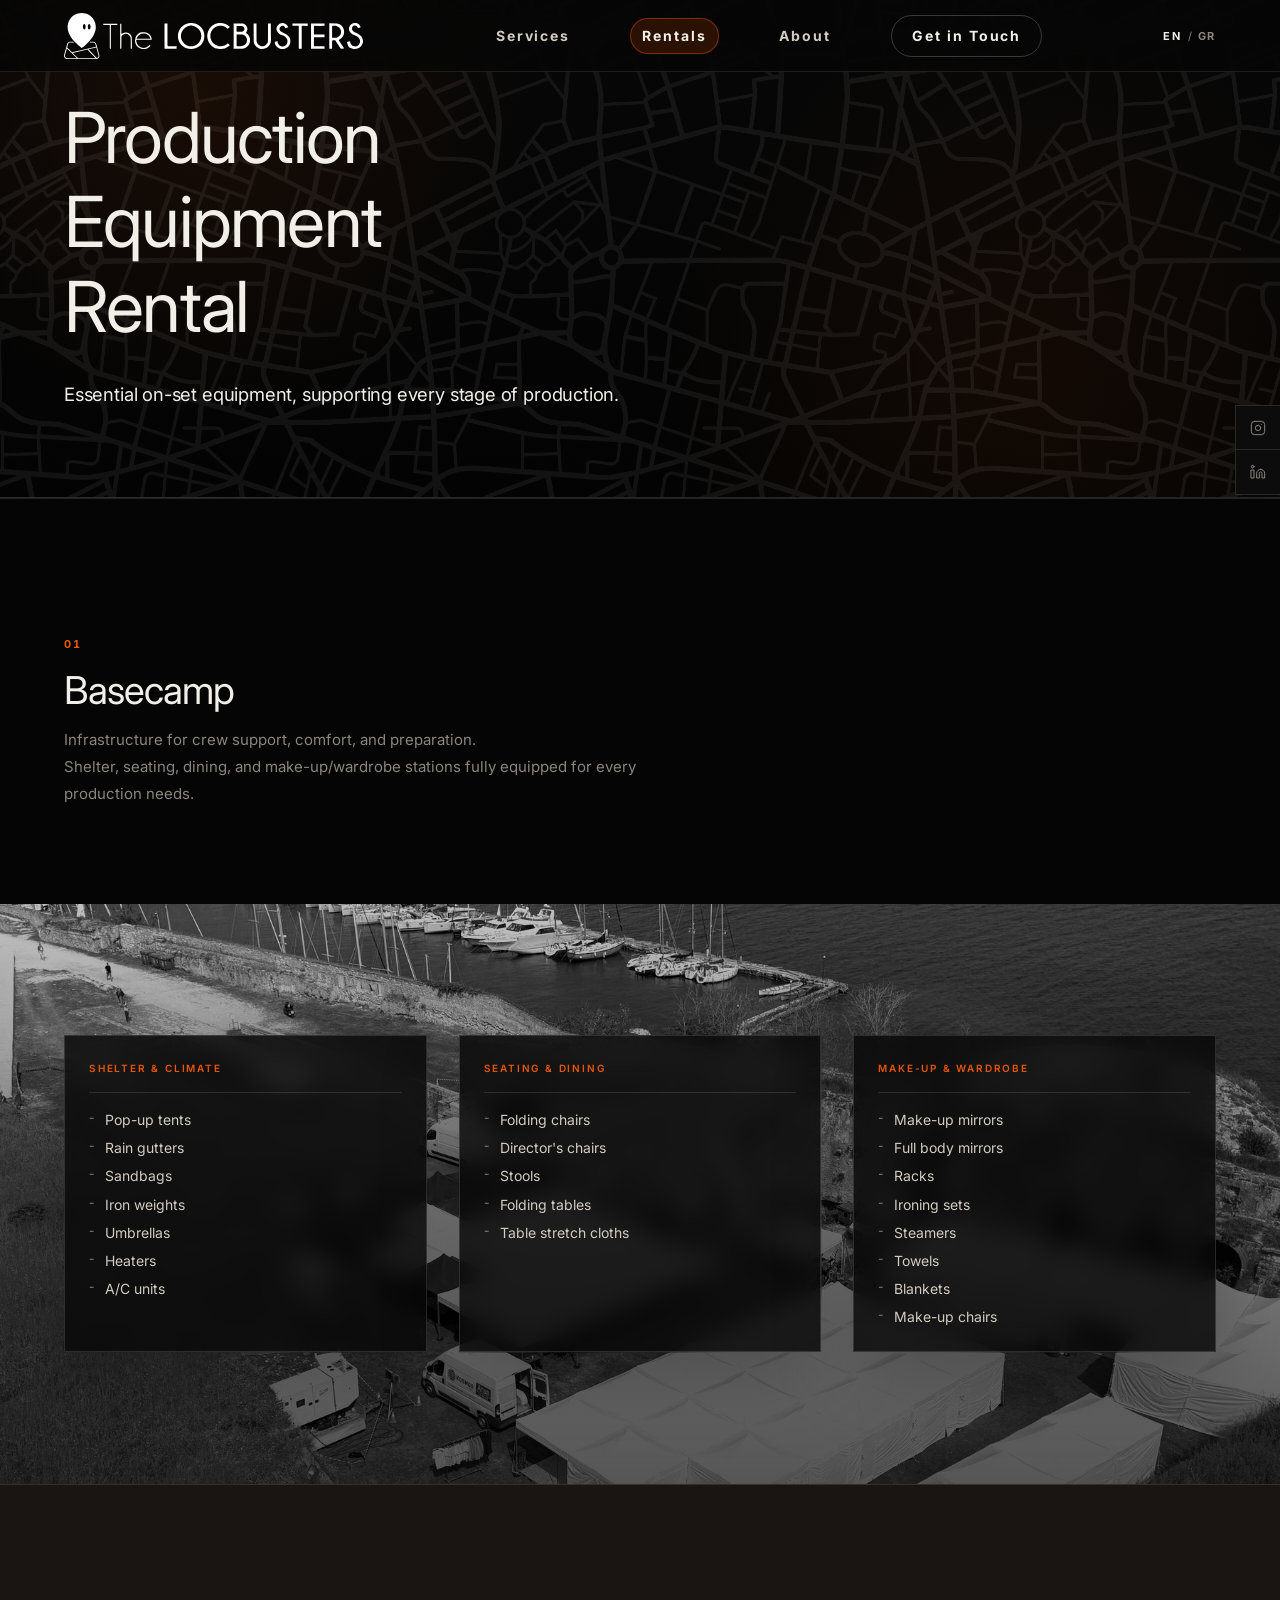
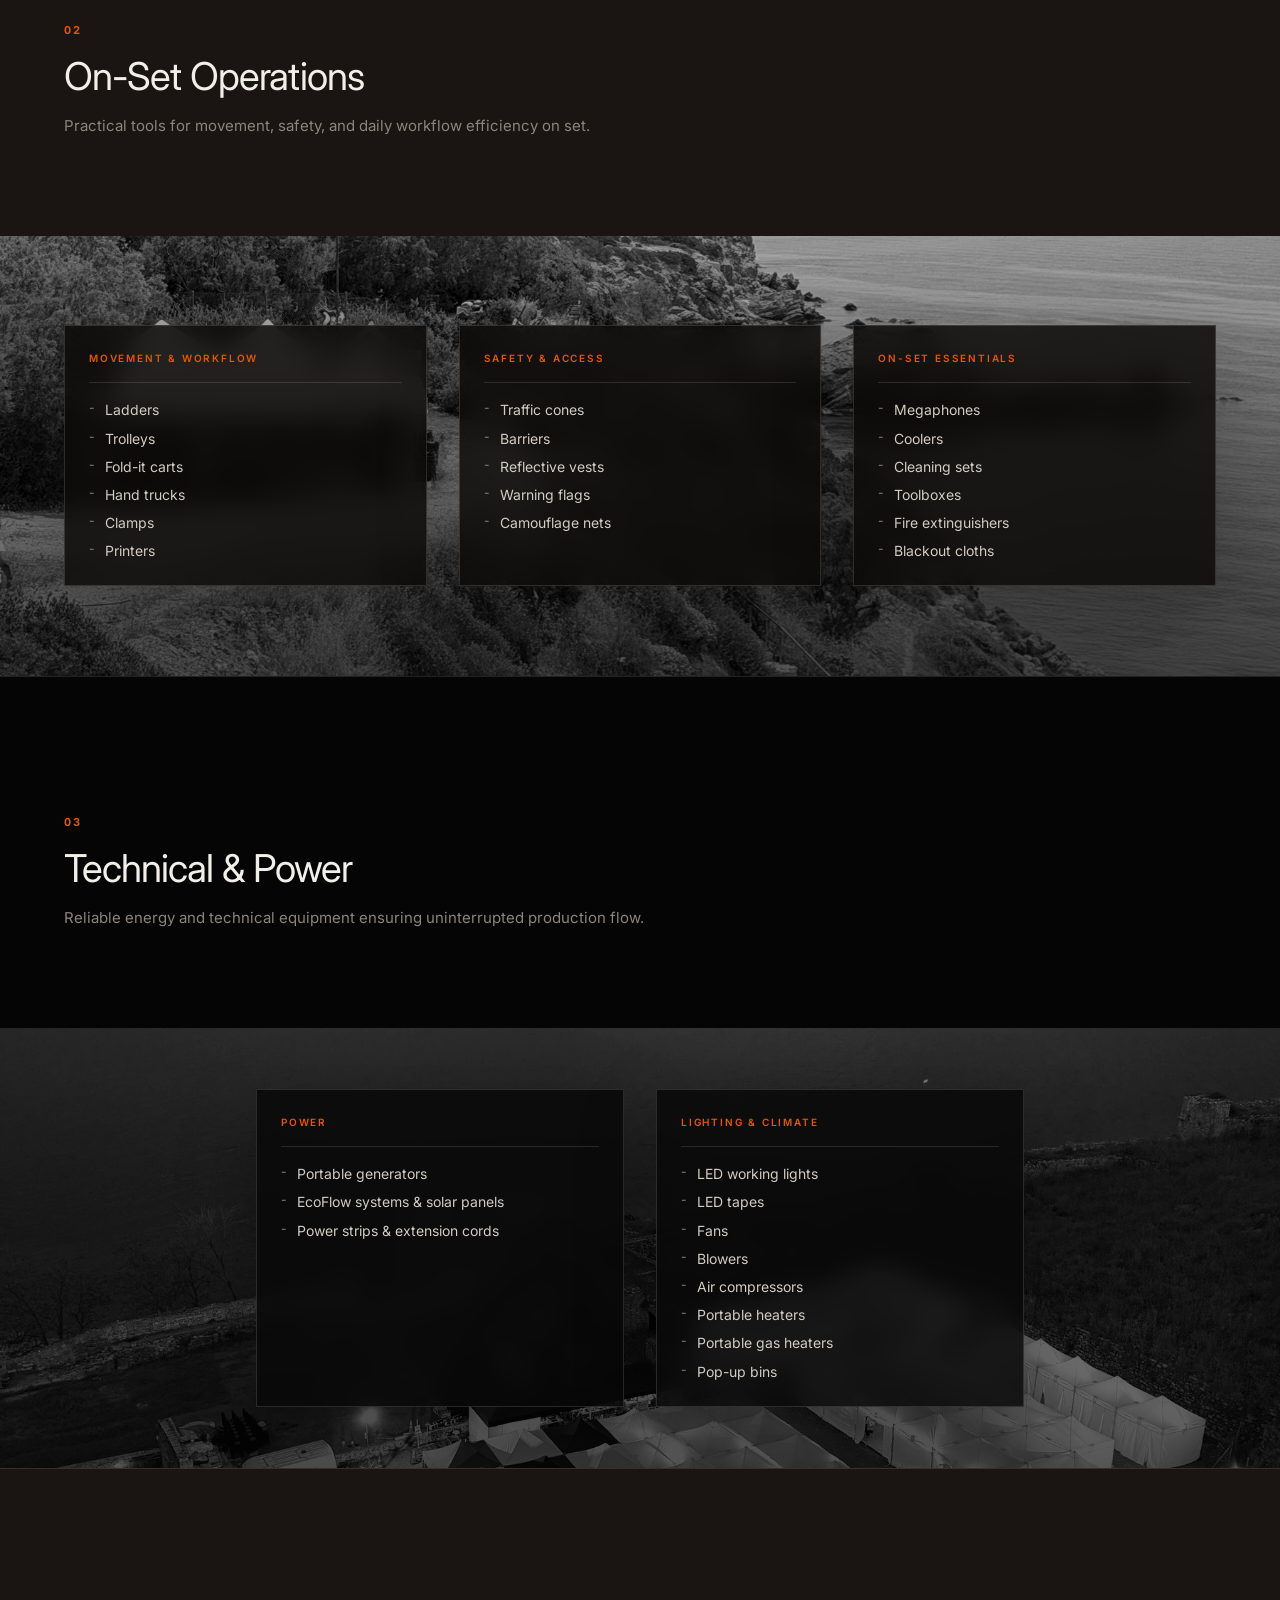
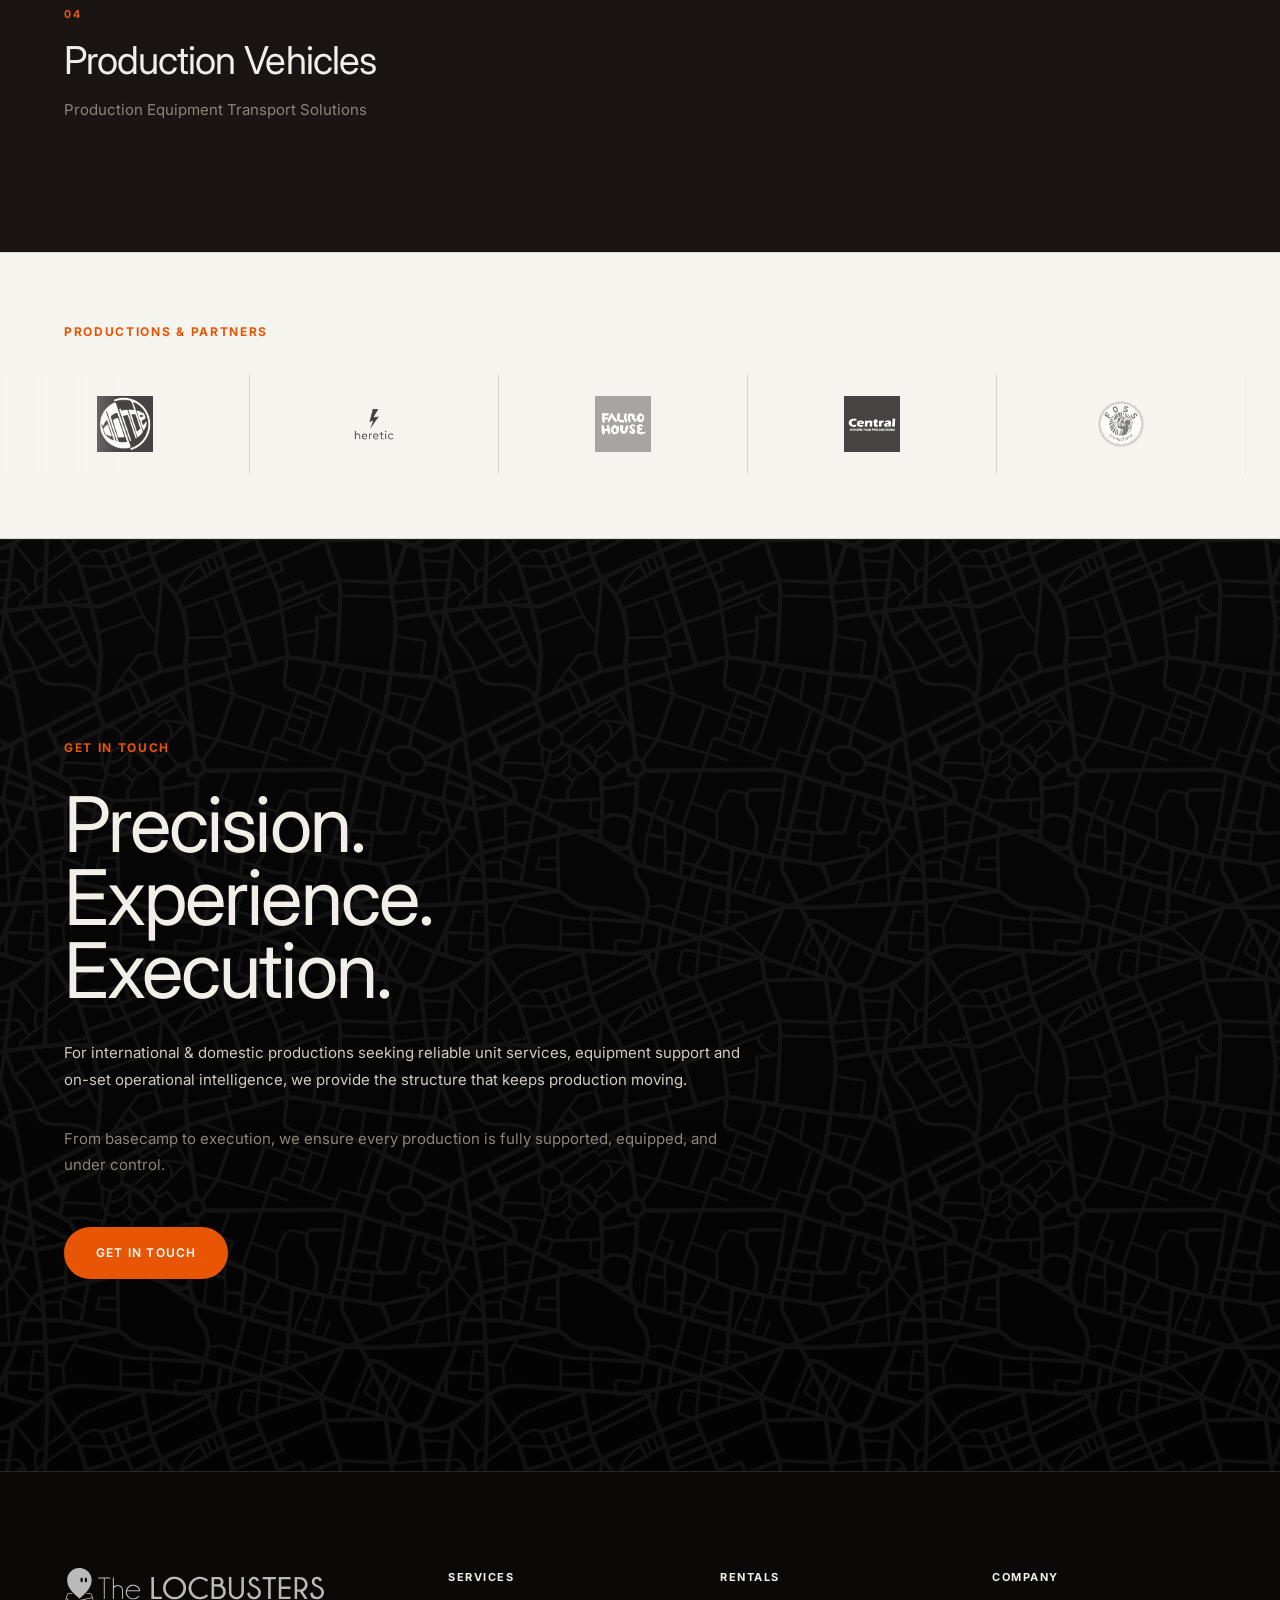
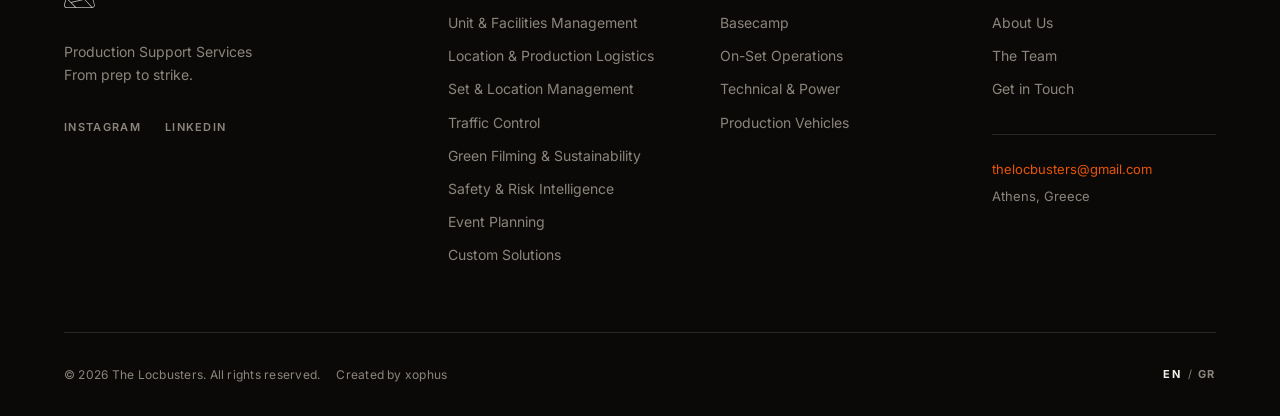
<file: rentals/index.html>
<!DOCTYPE html>
<html lang="en">
<head>
  <meta charset="UTF-8" />
  <meta name="viewport" content="width=device-width, initial-scale=1.0" />
  <script src="/assets/js/i18n-boot.js?v=20260714a"></script>
  <!-- Google tag (gtag.js) -->
  <script async src="https://www.googletagmanager.com/gtag/js?id=G-NDXP93WSDH"></script>
  <script>
    window.dataLayer = window.dataLayer || [];
    function gtag(){dataLayer.push(arguments);}
    gtag('js', new Date());
    gtag('config', 'G-NDXP93WSDH');
  </script>
  <link rel="icon" type="image/png" href="/assets/images/favicon.png" />
  <title>Production Equipment Rental | The Locbusters</title>
  <meta name="description" content="Film equipment rental in Greece — basecamp, on-set tools, technical power, and production vehicles for every shoot." />

  <!-- Open Graph -->
  <meta property="og:title" content="Production Equipment Rental | The Locbusters" />
  <meta property="og:description" content="Essential on-set equipment solutions supporting every stage of production, from basecamp setup to execution." />
  <meta property="og:type" content="website" />
  <meta property="og:site_name" content="The Locbusters" />
  <meta property="og:url" content="https://thelocbusters.com/rentals/" />
  <meta property="og:image" content="https://thelocbusters.com/assets/images/OG_Locbusters.png?v=20260714" />
  <meta property="og:image:alt" content="The Locbusters — Production Support Services in Greece" />

  <!-- Twitter / X -->
  <meta name="twitter:card" content="summary_large_image" />
  <meta name="twitter:title" content="Production Equipment Rental | The Locbusters" />
  <meta name="twitter:description" content="Essential on-set equipment solutions supporting every stage of production, from basecamp setup to execution." />
  <meta name="twitter:image" content="https://thelocbusters.com/assets/images/OG_Locbusters.png?v=20260714" />

  <link rel="preconnect" href="https://fonts.googleapis.com" />
  <link rel="preconnect" href="https://fonts.gstatic.com" crossorigin />
  <link href="https://fonts.googleapis.com/css2?family=Inter:wght@300;400;500;600&display=swap" rel="stylesheet" />

  <link rel="stylesheet" href="/assets/css/styles.css?v=20260715a" />
  <link rel="stylesheet" href="/assets/css/services.css" />
  <link rel="stylesheet" href="/assets/css/rentals.css" />
  <link rel="stylesheet" href="/assets/css/boutique.css" />
</head>
<body>

  <!-- ================================================
       SOCIAL FLOATING WIDGET
  ================================================ -->
  <div class="social-widget" aria-label="Social Media Links">
    <a href="https://www.instagram.com/thelocbusters" class="social-widget__link" aria-label="Instagram" target="_blank" rel="noopener noreferrer">
      <svg width="16" height="16" viewBox="0 0 24 24" fill="none" stroke="currentColor" stroke-width="1.5" stroke-linecap="round" stroke-linejoin="round">
        <rect x="2" y="2" width="20" height="20" rx="5" ry="5"/>
        <path d="M16 11.37A4 4 0 1 1 12.63 8 4 4 0 0 1 16 11.37z"/>
        <line x1="17.5" y1="6.5" x2="17.51" y2="6.5"/>
      </svg>
    </a>
    <a href="https://www.linkedin.com/company/thelocbusters/" class="social-widget__link" aria-label="LinkedIn" target="_blank" rel="noopener noreferrer">
      <svg width="16" height="16" viewBox="0 0 24 24" fill="none" stroke="currentColor" stroke-width="1.5" stroke-linecap="round" stroke-linejoin="round">
        <path d="M16 8a6 6 0 0 1 6 6v7h-4v-7a2 2 0 0 0-2-2 2 2 0 0 0-2 2v7h-4v-7a6 6 0 0 1 6-6z"/>
        <rect x="2" y="9" width="4" height="12"/>
        <circle cx="4" cy="4" r="2"/>
      </svg>
    </a>
  </div>

  <!-- ================================================
       HEADER
  ================================================ -->
  <header class="header" id="header">
    <div class="container">
      <div class="header__inner">
        <a href="/" class="header__logo" aria-label="The Locbusters Home">
          <img src="/assets/images/logo.svg" alt="The Locbusters" class="header__logo-img" />
        </a>
        <nav class="header__nav" aria-label="Main navigation">
          <a href="/services/" class="header__nav-link" data-i18n="nav.services">Services</a>
          <a href="/rentals/" class="header__nav-link header__nav-link--active" data-i18n="nav.rentals">Rentals</a>
          <a href="/about/" class="header__nav-link" data-i18n="nav.about">About</a>
          <a href="/contact/" class="header__nav-link header__nav-link--cta" data-i18n="nav.contact">Get in Touch</a>
        </nav>
        <div class="header__actions">
          <div class="lang-switch">
            <button class="lang-switch__btn active" data-lang="en">EN</button>
            <span class="lang-switch__sep">/</span>
            <button class="lang-switch__btn" data-lang="gr">GR</button>
          </div>
          <button class="hamburger" id="hamburger" aria-label="Toggle menu" aria-expanded="false">
            <span class="hamburger__line"></span>
            <span class="hamburger__line"></span>
          </button>
        </div>
      </div>
    </div>
  </header>

  <div class="mobile-menu" id="mobileMenu" aria-hidden="true">
    <nav class="mobile-menu__nav">
      <a href="/services/" class="mobile-menu__link" data-i18n="nav.services">Services</a>
      <a href="/rentals/" class="mobile-menu__link" data-i18n="nav.rentals">Rentals</a>
      <a href="/about/" class="mobile-menu__link" data-i18n="nav.about">About</a>
      <a href="/contact/" class="mobile-menu__link" data-i18n="nav.contact">Get in Touch</a>
    </nav>
    <div class="mobile-menu__footer">
      <div class="lang-switch">
        <button class="lang-switch__btn active" data-lang="en">EN</button>
        <span class="lang-switch__sep">/</span>
        <button class="lang-switch__btn" data-lang="gr">GR</button>
      </div>
      <div class="mobile-menu__social">
        <a href="https://www.instagram.com/thelocbusters">IG</a><a href="https://www.linkedin.com/company/thelocbusters/">LN</a>
      </div>
    </div>
  </div>

  <main>

    <!-- ================================================
         HERO
    ================================================ -->
    <section class="pg-hero">
      <div class="pg-hero__bg-grid" aria-hidden="true"></div>
      <div class="container pg-hero__container">
        <div class="pg-hero__content">
          <h1 class="pg-hero__title" data-i18n="rentalsPage.title">Production<br />Equipment<br />Rental</h1>
          <p class="pg-hero__subtitle" data-i18n="rentalsPage.subtitle">Essential on-set equipment, supporting every stage of production.</p>
        </div>
      </div>
    </section>

    <!-- ================================================
         RENTAL CATEGORIES
    ================================================ -->
    <div id="categories">

      <!-- 01 BASECAMP -->
      <section class="rnt-block" id="basecamp" aria-labelledby="rnt1-title">
        <div class="container">
          <div class="rnt-block__header reveal">
            <span class="rnt-block__num">01</span>
            <div>
              <h2 class="rnt-block__title" id="rnt1-title" data-i18n="rentalsPage.r1.title">Basecamp</h2>
              <p class="rnt-block__desc" data-i18n="rentalsPage.r1.desc">Infrastructure for crew support, comfort, and preparation.<br />Shelter, seating, dining, and make-up/wardrobe stations fully equipped for every production need.</p>
            </div>
          </div>

        </div>

      <div class="rnt-block__visual reveal">
        <div class="rnt-placeholder rnt-placeholder--photo rnt-block__visual-bg" aria-hidden="true">
          <img src="/assets/images/rentals/rental-basecamp.jpg" alt="Basecamp setup on location" class="rnt-placeholder__img" loading="lazy" />
        </div>
        <div class="container rnt-block__visual-inner">
          <div class="rnt-block__groups">
            <div class="rnt-group" id="holding-areas">
              <p class="rnt-group__title" data-i18n="rentalsPage.r1.g1.title">Shelter &amp; Climate</p>
              <ul class="rnt-group__list">
                <li data-i18n="rentalsPage.r1.g1.i1">Pop-up tents</li>
                <li data-i18n="rentalsPage.r1.g1.i2">Rain gutters</li>
                <li data-i18n="rentalsPage.r1.g1.i3">Sandbags</li>
                <li data-i18n="rentalsPage.r1.g1.i4">Iron weights</li>
                <li data-i18n="rentalsPage.r1.g1.i5">Umbrellas</li>
                <li data-i18n="rentalsPage.r1.g1.i6">Heaters</li>
                <li data-i18n="rentalsPage.r1.g1.i7">A/C units</li>
              </ul>
            </div>
            <div class="rnt-group" id="catering-rest">
              <p class="rnt-group__title" data-i18n="rentalsPage.r1.g2.title">Seating &amp; Dining</p>
              <ul class="rnt-group__list">
                <li data-i18n="rentalsPage.r1.g2.i1">Folding chairs</li>
                <li data-i18n="rentalsPage.r1.g2.i2">Director's chairs</li>
                <li data-i18n="rentalsPage.r1.g2.i3">Stools</li>
                <li data-i18n="rentalsPage.r1.g2.i4">Folding tables</li>
                <li data-i18n="rentalsPage.r1.g2.i5">Table stretch cloths</li>
              </ul>
            </div>
            <div class="rnt-group" id="makeup-wardrobe">
              <p class="rnt-group__title" data-i18n="rentalsPage.r1.g3.title">Make-Up &amp; Wardrobe</p>
              <ul class="rnt-group__list">
                <li data-i18n="rentalsPage.r1.g3.i1">Make-up mirrors</li>
                <li data-i18n="rentalsPage.r1.g3.i2">Full body mirrors</li>
                <li data-i18n="rentalsPage.r1.g3.i3">Racks</li>
                <li data-i18n="rentalsPage.r1.g3.i4">Ironing sets</li>
                <li data-i18n="rentalsPage.r1.g3.i5">Steamers</li>
                <li data-i18n="rentalsPage.r1.g3.i6">Towels</li>
                <li data-i18n="rentalsPage.r1.g3.i7">Blankets</li>
                <li data-i18n="rentalsPage.r1.g3.i8">Make-up chairs</li>
              </ul>
            </div>
          </div>
        </div>
      </div>
    </section>

      <!-- 02 ON-SET OPERATIONS -->
      <section class="rnt-block rnt-block--alt" id="on-set-ops" aria-labelledby="rnt2-title">
        <div class="container">
          <div class="rnt-block__header reveal">
            <span class="rnt-block__num">02</span>
            <div>
              <h2 class="rnt-block__title" id="rnt2-title" data-i18n="rentalsPage.r2.title">On-Set Operations</h2>
              <p class="rnt-block__desc" data-i18n="rentalsPage.r2.desc">Practical tools for movement, safety, and daily workflow efficiency on set.</p>
            </div>
          </div>

        </div>

      <div class="rnt-block__visual reveal">
        <div class="rnt-placeholder rnt-placeholder--photo rnt-block__visual-bg" aria-hidden="true">
          <img src="/assets/images/rentals/rental-onset.jpg" alt="Production basecamp tents overlooking the sea" class="rnt-placeholder__img" loading="lazy" />
        </div>
        <div class="container rnt-block__visual-inner">
          <div class="rnt-block__groups">
            <div class="rnt-group">
              <p class="rnt-group__title" data-i18n="rentalsPage.r2.g1.title">Movement &amp; Workflow</p>
              <ul class="rnt-group__list">
                <li data-i18n="rentalsPage.r2.g1.i1">Ladders</li>
                <li data-i18n="rentalsPage.r2.g1.i2">Trolleys</li>
                <li data-i18n="rentalsPage.r2.g1.i3">Fold-it carts</li>
                <li data-i18n="rentalsPage.r2.g1.i4">Hand trucks</li>
                <li data-i18n="rentalsPage.r2.g1.i5">Clamps</li>
                <li data-i18n="rentalsPage.r2.g1.i6">Printers</li>
              </ul>
            </div>
            <div class="rnt-group">
              <p class="rnt-group__title" data-i18n="rentalsPage.r2.g2.title">Safety &amp; Access</p>
              <ul class="rnt-group__list">
                <li data-i18n="rentalsPage.r2.g2.i1">Traffic cones</li>
                <li data-i18n="rentalsPage.r2.g2.i2">Barriers</li>
                <li data-i18n="rentalsPage.r2.g2.i3">Reflective vests</li>
                <li data-i18n="rentalsPage.r2.g2.i4">Warning flags</li>
                <li data-i18n="rentalsPage.r2.g2.i5">Camouflage nets</li>
              </ul>
            </div>
            <div class="rnt-group">
              <p class="rnt-group__title" data-i18n="rentalsPage.r2.g3.title">On-Set Essentials</p>
              <ul class="rnt-group__list">
                <li data-i18n="rentalsPage.r2.g3.i1">Megaphones</li>
                <li data-i18n="rentalsPage.r2.g3.i2">Coolers</li>
                <li data-i18n="rentalsPage.r2.g3.i3">Cleaning sets</li>
                <li data-i18n="rentalsPage.r2.g3.i4">Toolboxes</li>
                <li data-i18n="rentalsPage.r2.g3.i5">Fire extinguishers</li>
                <li data-i18n="rentalsPage.r2.g3.i6">Blackout cloths</li>
              </ul>
            </div>
          </div>
        </div>
      </div>
    </section>

      <!-- 03 TECHNICAL & POWER -->
      <section class="rnt-block" id="technical-power" aria-labelledby="rnt3-title">
        <div class="container">
          <div class="rnt-block__header reveal">
            <span class="rnt-block__num">03</span>
            <div>
              <h2 class="rnt-block__title" id="rnt3-title" data-i18n="rentalsPage.r3.title">Technical &amp; Power</h2>
              <p class="rnt-block__desc" data-i18n="rentalsPage.r3.desc">Reliable energy and technical equipment ensuring uninterrupted production flow.</p>
            </div>
          </div>

        </div>

      <div class="rnt-block__visual reveal">
        <div class="rnt-placeholder rnt-placeholder--photo rnt-block__visual-bg" aria-hidden="true">
          <img src="/assets/images/rentals/rental-power.jpg" alt="Technical and power support on location" class="rnt-placeholder__img" loading="lazy" />
        </div>
        <div class="container rnt-block__visual-inner">
          <div class="rnt-block__groups">
            <div class="rnt-group">
              <p class="rnt-group__title" data-i18n="rentalsPage.r3.g1.title">Power</p>
              <ul class="rnt-group__list">
                <li data-i18n="rentalsPage.r3.g1.i1">Portable generators</li>
                <li data-i18n="rentalsPage.r3.g1.i2">EcoFlow systems &amp; solar panels</li>
                <li data-i18n="rentalsPage.r3.g1.i3">Power strips &amp; extension cords</li>
              </ul>
            </div>
            <div class="rnt-group">
              <p class="rnt-group__title" data-i18n="rentalsPage.r3.g2.title">Lighting &amp; Climate</p>
              <ul class="rnt-group__list">
                <li data-i18n="rentalsPage.r3.g2.i1">LED working lights</li>
                <li data-i18n="rentalsPage.r3.g2.i2">LED tapes</li>
                <li data-i18n="rentalsPage.r3.g2.i3">Fans</li>
                <li data-i18n="rentalsPage.r3.g2.i4">Blowers</li>
                <li data-i18n="rentalsPage.r3.g2.i5">Air compressors</li>
                <li data-i18n="rentalsPage.r3.g2.i6">Portable heaters</li>
                <li data-i18n="rentalsPage.r3.g2.i7">Portable gas heaters</li>
                <li data-i18n="rentalsPage.r3.g2.i8">Pop-up bins</li>
              </ul>
            </div>
          </div>
        </div>
      </div>
    </section>

      <!-- 04 PRODUCTION VEHICLES -->
      <section class="rnt-block rnt-block--alt" id="vehicles" aria-labelledby="rnt4-title">
        <div class="container">
          <div class="rnt-block__header reveal">
            <span class="rnt-block__num">04</span>
            <div>
              <h2 class="rnt-block__title" id="rnt4-title" data-i18n="rentalsPage.r4.title">Production Vehicles</h2>
              <p class="rnt-block__desc" data-i18n="rentalsPage.r4.desc">Production Equipment Transport Solutions</p>
            </div>
          </div>

        </div>
    </section>

    </div><!-- /categories -->

    <!-- ================================================
         CLIENT STRIP
    ================================================ -->
    <section class="clients" aria-labelledby="clients-heading">
      <div class="container">
        <p class="clients__label section-label" id="clients-heading" data-i18n="clients.label">Productions &amp; Partners</p>
      </div>
      <div class="clients__marquee-wrap" data-i18n-aria-label="clients.marqueeAria" aria-label="Productions we have supported">
        <div class="clients__marquee" aria-hidden="true">
          <div class="clients__track">
            <div class="clients__logo-wrap"><img src="/assets/images/clients/clients-blonde.png" alt="Blonde" class="clients__logo" /></div>
            <div class="clients__logo-wrap"><img src="/assets/images/clients/clients-heretic.png" alt="Heretic" class="clients__logo" /></div>
            <div class="clients__logo-wrap"><img src="/assets/images/clients/clients-faliro_house.jpg" alt="Faliro House Productions" class="clients__logo" /></div>
            <div class="clients__logo-wrap"><img src="/assets/images/clients/clients-central.png" alt="Central Athens" class="clients__logo" /></div>
            <div class="clients__logo-wrap"><img src="/assets/images/clients/clients-foss.png" alt="Foss Productions" class="clients__logo" /></div>
            <div class="clients__logo-wrap"><img src="/assets/images/clients/clients-avaton.jpg" alt="Avaton Films" class="clients__logo" /></div>
            <div class="clients__logo-wrap"><img src="/assets/images/clients/clients-boo.png" alt="Boo Productions" class="clients__logo" /></div>
            <div class="clients__logo-wrap"><img src="/assets/images/clients/clients-blonde.png" alt="Blonde" class="clients__logo" /></div>
            <div class="clients__logo-wrap"><img src="/assets/images/clients/clients-heretic.png" alt="Heretic" class="clients__logo" /></div>
            <div class="clients__logo-wrap"><img src="/assets/images/clients/clients-faliro_house.jpg" alt="Faliro House Productions" class="clients__logo" /></div>
            <div class="clients__logo-wrap"><img src="/assets/images/clients/clients-central.png" alt="Central Athens" class="clients__logo" /></div>
            <div class="clients__logo-wrap"><img src="/assets/images/clients/clients-foss.png" alt="Foss Productions" class="clients__logo" /></div>
            <div class="clients__logo-wrap"><img src="/assets/images/clients/clients-avaton.jpg" alt="Avaton Films" class="clients__logo" /></div>
            <div class="clients__logo-wrap"><img src="/assets/images/clients/clients-boo.png" alt="Boo Productions" class="clients__logo" /></div>
          </div>
        </div>
      </div>
    </section>

    <!-- ================================================
         CTA
    ================================================ -->
    <section class="cta-section" id="contact" aria-labelledby="cta-heading">
      <div class="container">
        <div class="cta-section__inner reveal">
          <p class="section-label" data-i18n="cta.label">Get in Touch</p>
          <h2 class="cta-section__title" id="cta-heading" data-i18n="cta.title">
            Precision. Experience. Execution.
          </h2>
          <p class="cta-section__sub" data-i18n="cta.sub">
            For international &amp; domestic productions seeking reliable unit services, equipment support and on-set operational intelligence, we provide the structure that keeps production moving.
          </p>
          <p class="cta-section__body" data-i18n="cta.body">
            From basecamp to execution, we ensure every production is fully supported, equipped, and under control.
          </p>
          <a href="/contact/" class="btn btn--primary" data-i18n="cta.btn">Get in Touch</a>
        </div>
      </div>
    </section>

  </main>

  <!-- ================================================
       FOOTER
  ================================================ -->
  <footer class="footer" aria-label="Site footer">
    <div class="container">
      <div class="footer__top">
        <div class="footer__brand">
          <a href="/" class="footer__logo">
            <img src="/assets/images/logo.svg" alt="The Locbusters" class="footer__logo-img" />
          </a>
          <p class="footer__tagline" data-i18n="footer.tagline">Production Support Services<br />From prep to strike.</p>
          <div class="footer__social">
            <a href="https://www.instagram.com/thelocbusters" class="footer__social-link" target="_blank" rel="noopener noreferrer">Instagram</a>
            <a href="https://www.linkedin.com/company/thelocbusters/" class="footer__social-link" target="_blank" rel="noopener noreferrer">LinkedIn</a>
          </div>
        </div>
        <div class="footer__nav-group">
          <p class="footer__nav-title" data-i18n="footer.servicesTitle">Services</p>
          <nav>
            <a href="/services/#unit-facilities" class="footer__nav-link" data-i18n="footer.s1">Unit &amp; Facilities Management</a>
            <a href="/services/#location-logistics" class="footer__nav-link" data-i18n="footer.s2">Location &amp; Production Logistics</a>
            <a href="/services/#set-location" class="footer__nav-link" data-i18n="footer.s3">Set &amp; Location Management</a>
            <a href="/services/#traffic-control" class="footer__nav-link" data-i18n="footer.s4">Traffic Control</a>
            <a href="/services/#green-filming" class="footer__nav-link" data-i18n="footer.s5">Green Filming &amp; Sustainability</a>
            <a href="/services/#safety-risk" class="footer__nav-link" data-i18n="footer.s6">Safety &amp; Risk Intelligence</a>
            <a href="/services/#event-planning" class="footer__nav-link" data-i18n="footer.s7">Event Planning</a>
            <a href="/services/#custom-solutions" class="footer__nav-link" data-i18n="footer.s8">Custom Solutions</a>
          </nav>
        </div>
        <div class="footer__nav-group">
          <p class="footer__nav-title" data-i18n="footer.rentalsTitle">Rentals</p>
          <nav>
            <a href="/rentals/#basecamp" class="footer__nav-link" data-i18n="footer.r1">Basecamp</a>
            <a href="/rentals/#on-set-ops" class="footer__nav-link" data-i18n="footer.r2">On-Set Operations</a>
            <a href="/rentals/#technical-power" class="footer__nav-link" data-i18n="footer.r3">Technical &amp; Power</a>
            <a href="/rentals/#vehicles" class="footer__nav-link" data-i18n="footer.r4">Production Vehicles</a>
          </nav>
        </div>
        <div class="footer__nav-group">
          <p class="footer__nav-title" data-i18n="footer.companyTitle">Company</p>
          <nav>
            <a href="/about/" class="footer__nav-link" data-i18n="footer.about">About Us</a>
            <a href="/about/#team" class="footer__nav-link" data-i18n="footer.team">The Team</a>
            <a href="/contact/" class="footer__nav-link" data-i18n="footer.contact">Get in Touch</a>
          </nav>
          <div class="footer__contact">
            <a href="mailto:thelocbusters@gmail.com" class="footer__contact-link">thelocbusters@gmail.com</a>
            <p class="footer__contact-text" data-i18n="footer.location">Athens, Greece</p>
          </div>
        </div>
      </div>
      <div class="footer__bottom">
        <div class="footer__bottom-left">
          <p class="footer__copy" data-i18n="footer.copy">&copy; 2026 The Locbusters. All rights reserved.</p>
          <p class="footer__copy footer__credit">
            <span data-i18n="footer.createdBy">Created by</span>
            <a href="https://xophus.com/" class="footer__credit-link" target="_blank" rel="noopener noreferrer">xophus</a>
          </p>
        </div>
        <div class="footer__bottom-right">
          <div class="lang-switch">
            <button class="lang-switch__btn active" data-lang="en">EN</button>
            <span class="lang-switch__sep">/</span>
            <button class="lang-switch__btn" data-lang="gr">GR</button>
          </div>
        </div>
      </div>
    </div>
  </footer>

  <script src="/assets/js/main.js?v=20260821a"></script>

</body>
</html>
</file>
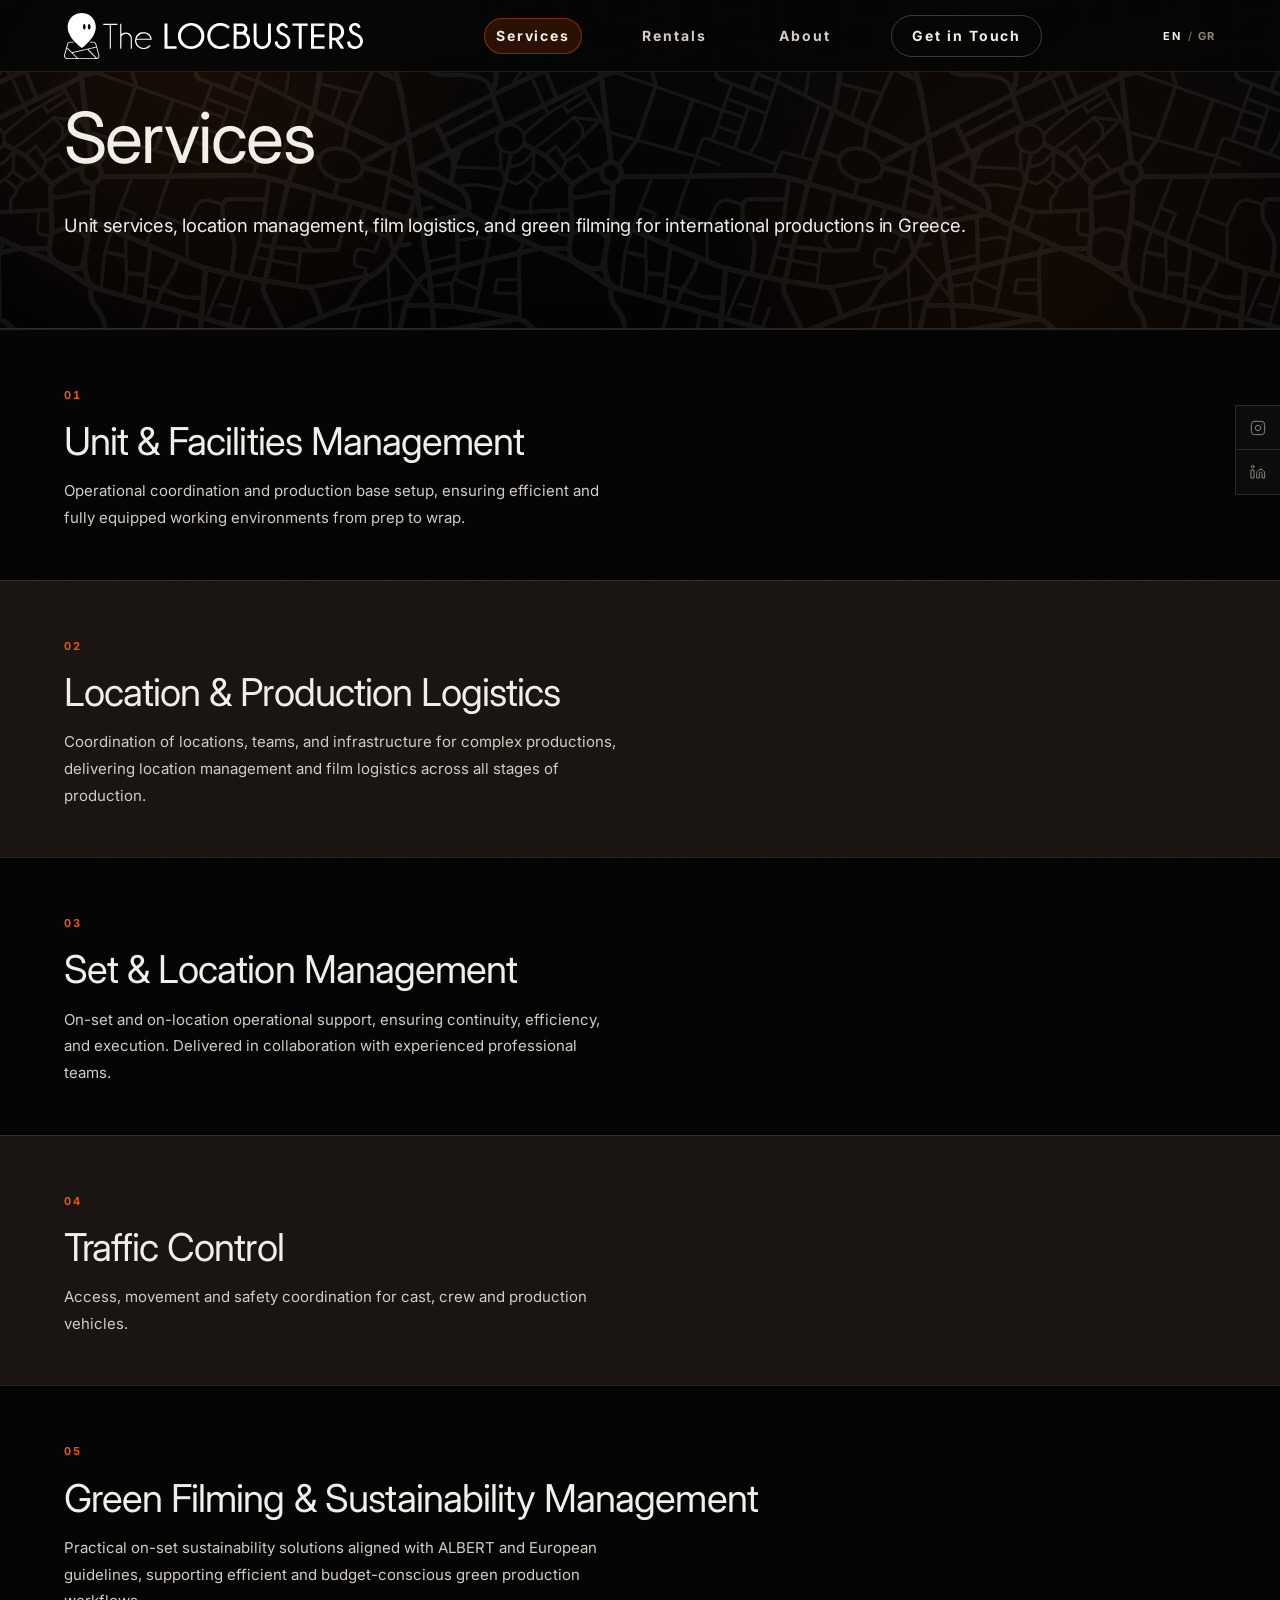
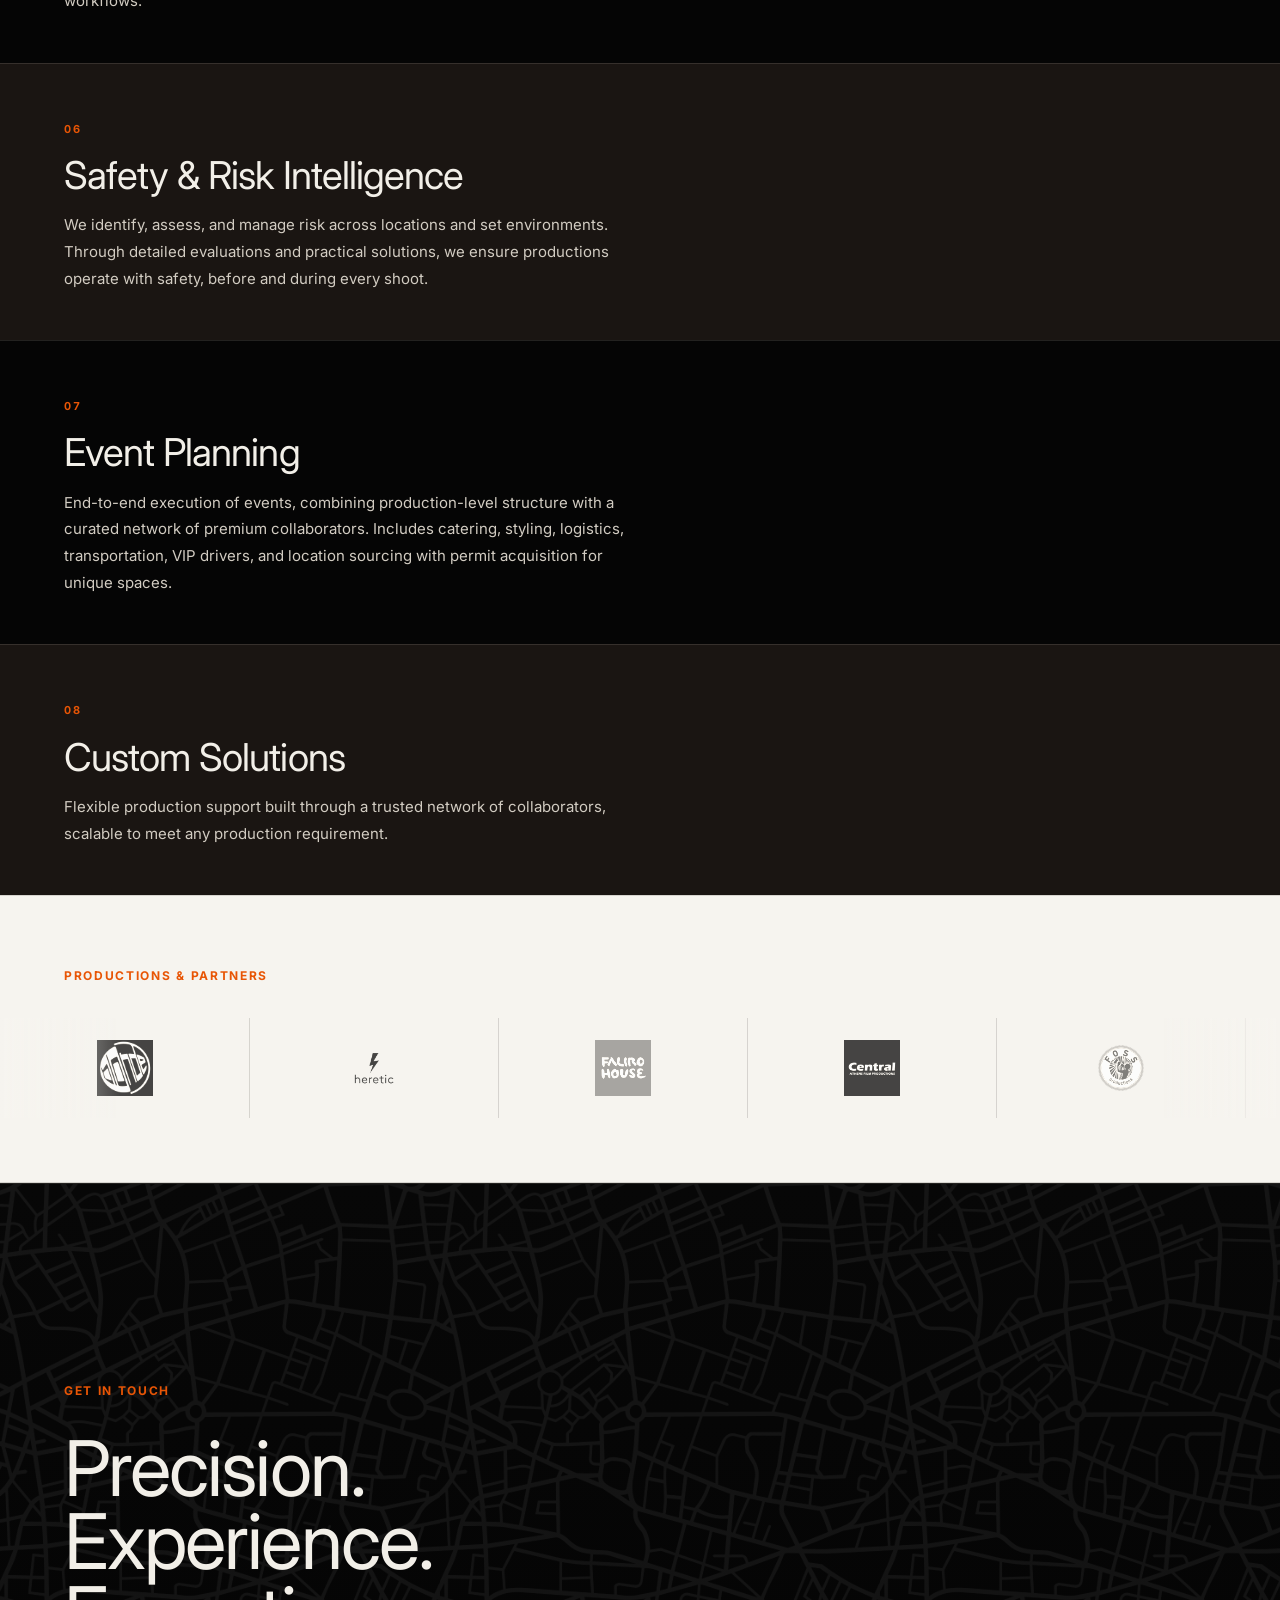
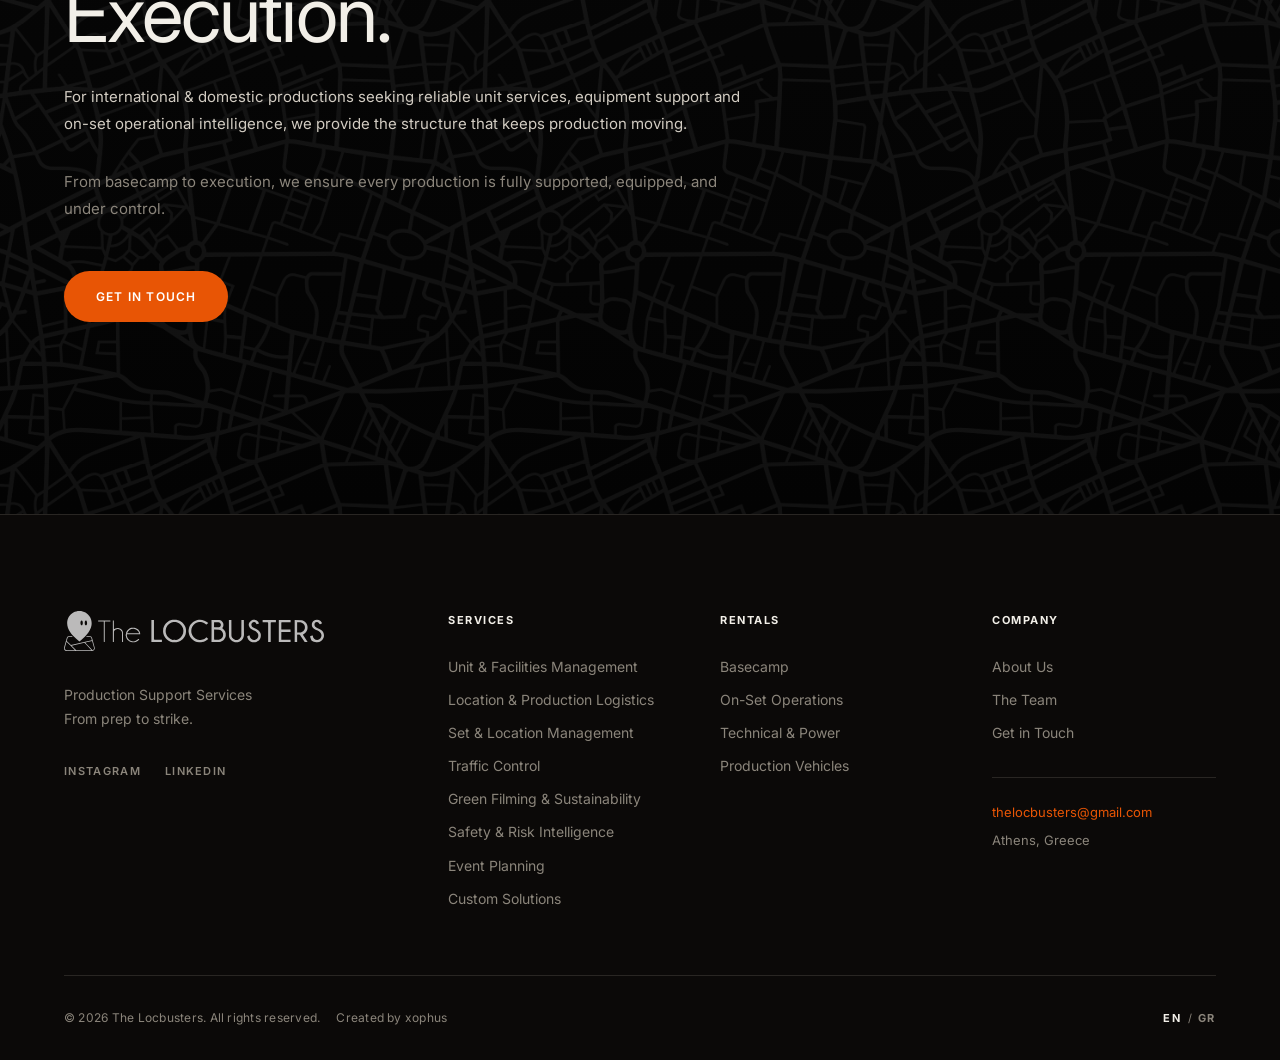
<file: services/index.html>
<!DOCTYPE html>
<html lang="en">
<head>
  <meta charset="UTF-8" />
  <meta name="viewport" content="width=device-width, initial-scale=1.0" />
  <script src="/assets/js/i18n-boot.js?v=20260714a"></script>
  <!-- Google tag (gtag.js) -->
  <script async src="https://www.googletagmanager.com/gtag/js?id=G-NDXP93WSDH"></script>
  <script>
    window.dataLayer = window.dataLayer || [];
    function gtag(){dataLayer.push(arguments);}
    gtag('js', new Date());
    gtag('config', 'G-NDXP93WSDH');
  </script>
  <link rel="icon" type="image/png" href="/assets/images/favicon.png" />
  <title>Production Services in Greece | The Locbusters</title>
  <meta name="description" content="Production support in Greece: unit and facilities, location logistics, traffic control, green filming, and custom solutions." />

  <!-- Open Graph -->
  <meta property="og:title" content="Production Services | The Locbusters" />
  <meta property="og:description" content="Integrated support services designed for smooth, efficient and reliable film production operations in Greece." />
  <meta property="og:type" content="website" />
  <meta property="og:site_name" content="The Locbusters" />
  <meta property="og:url" content="https://thelocbusters.com/services/" />
  <meta property="og:image" content="https://thelocbusters.com/assets/images/OG_Locbusters.png?v=20260714" />
  <meta property="og:image:alt" content="The Locbusters — Production Support Services in Greece" />

  <!-- Twitter / X -->
  <meta name="twitter:card" content="summary_large_image" />
  <meta name="twitter:title" content="Production Services | The Locbusters" />
  <meta name="twitter:description" content="Integrated support services designed for smooth, efficient and reliable film production operations in Greece." />
  <meta name="twitter:image" content="https://thelocbusters.com/assets/images/OG_Locbusters.png?v=20260714" />

  <!-- Fonts -->
  <link rel="preconnect" href="https://fonts.googleapis.com" />
  <link rel="preconnect" href="https://fonts.gstatic.com" crossorigin />
  <link href="https://fonts.googleapis.com/css2?family=Inter:wght@300;400;500;600&display=swap" rel="stylesheet" />

  <!-- Styles -->
  <link rel="stylesheet" href="/assets/css/styles.css?v=20260715a" />
  <link rel="stylesheet" href="/assets/css/services.css" />
  <link rel="stylesheet" href="/assets/css/boutique.css" />
</head>
<body>

  <!-- ================================================
       SOCIAL FLOATING WIDGET
  ================================================ -->
  <div class="social-widget" aria-label="Social Media Links">
    <a href="https://www.instagram.com/thelocbusters" class="social-widget__link" aria-label="Instagram" target="_blank" rel="noopener noreferrer">
      <svg width="16" height="16" viewBox="0 0 24 24" fill="none" stroke="currentColor" stroke-width="1.5" stroke-linecap="round" stroke-linejoin="round">
        <rect x="2" y="2" width="20" height="20" rx="5" ry="5"/>
        <path d="M16 11.37A4 4 0 1 1 12.63 8 4 4 0 0 1 16 11.37z"/>
        <line x1="17.5" y1="6.5" x2="17.51" y2="6.5"/>
      </svg>
    </a>
    <a href="https://www.linkedin.com/company/thelocbusters/" class="social-widget__link" aria-label="LinkedIn" target="_blank" rel="noopener noreferrer">
      <svg width="16" height="16" viewBox="0 0 24 24" fill="none" stroke="currentColor" stroke-width="1.5" stroke-linecap="round" stroke-linejoin="round">
        <path d="M16 8a6 6 0 0 1 6 6v7h-4v-7a2 2 0 0 0-2-2 2 2 0 0 0-2 2v7h-4v-7a6 6 0 0 1 6-6z"/>
        <rect x="2" y="9" width="4" height="12"/>
        <circle cx="4" cy="4" r="2"/>
      </svg>
    </a>
  </div>

  <!-- ================================================
       HEADER
  ================================================ -->
  <header class="header" id="header">
    <div class="container">
      <div class="header__inner">
        <a href="/" class="header__logo" aria-label="The Locbusters Home">
          <img src="/assets/images/logo.svg" alt="The Locbusters" class="header__logo-img" />
        </a>
        <nav class="header__nav" aria-label="Main navigation">
          <a href="/services/" class="header__nav-link header__nav-link--active" data-i18n="nav.services">Services</a>
          <a href="/rentals/" class="header__nav-link" data-i18n="nav.rentals">Rentals</a>
          <a href="/about/" class="header__nav-link" data-i18n="nav.about">About</a>
          <a href="/contact/" class="header__nav-link header__nav-link--cta" data-i18n="nav.contact">Get in Touch</a>
        </nav>
        <div class="header__actions">
          <div class="lang-switch">
            <button class="lang-switch__btn active" data-lang="en">EN</button>
            <span class="lang-switch__sep">/</span>
            <button class="lang-switch__btn" data-lang="gr">GR</button>
          </div>
          <button class="hamburger" id="hamburger" aria-label="Toggle menu" aria-expanded="false">
            <span class="hamburger__line"></span>
            <span class="hamburger__line"></span>
          </button>
        </div>
      </div>
    </div>
  </header>

  <div class="mobile-menu" id="mobileMenu" aria-hidden="true">
    <nav class="mobile-menu__nav">
      <a href="/services/" class="mobile-menu__link" data-i18n="nav.services">Services</a>
      <a href="/rentals/" class="mobile-menu__link" data-i18n="nav.rentals">Rentals</a>
      <a href="/about/" class="mobile-menu__link" data-i18n="nav.about">About</a>
      <a href="/contact/" class="mobile-menu__link" data-i18n="nav.contact">Get in Touch</a>
    </nav>
    <div class="mobile-menu__footer">
      <div class="lang-switch">
        <button class="lang-switch__btn active" data-lang="en">EN</button>
        <span class="lang-switch__sep">/</span>
        <button class="lang-switch__btn" data-lang="gr">GR</button>
      </div>
      <div class="mobile-menu__social">
        <a href="https://www.instagram.com/thelocbusters">IG</a>
        <a href="https://www.linkedin.com/company/thelocbusters/">LN</a>
      </div>
    </div>
  </div>

  <main>

    <!-- ================================================
         HERO
    ================================================ -->
    <section class="pg-hero">
      <div class="pg-hero__bg-grid" aria-hidden="true"></div>
      <div class="container pg-hero__container">
        <div class="pg-hero__content">
          <h1 class="pg-hero__title" data-i18n="servicesPage.title">Services</h1>
          <p class="pg-hero__subtitle" data-i18n="servicesPage.subtitle">Unit services, location management, film logistics, and green filming for international productions in Greece.</p>
        </div>
      </div>
    </section>

    <!-- ================================================
         SERVICES CORE SECTION
    ================================================ -->

    <!-- 01 UNIT BASE & FACILITIES SUPPORT -->
    <section class="svc-block" id="unit-facilities" aria-labelledby="svc1-title">
      <div class="container">
        <div class="svc-block__header reveal">
          <span class="svc-block__num">01</span>
          <h2 class="svc-block__title" id="svc1-title" data-i18n="servicesPage.s1.title">Unit &amp; Facilities Management</h2>
        </div>
        <div class="svc-block__body">
          <div class="svc-block__intro reveal">
            <p class="svc-block__desc" data-i18n="servicesPage.s1.desc">Operational coordination and production base setup, ensuring efficient and fully equipped working environments from prep to wrap.</p>
          </div>
        </div>
      </div>
    </section>

    <!-- 02 LOCATION & PRODUCTION LOGISTICS -->
    <section class="svc-block svc-block--alt" id="location-logistics" aria-labelledby="svc2-title">
      <div class="container">
        <div class="svc-block__header reveal">
          <span class="svc-block__num">02</span>
          <h2 class="svc-block__title" id="svc2-title" data-i18n="servicesPage.s2.title">Location &amp; Production Logistics</h2>
        </div>
        <div class="svc-block__body">
          <div class="svc-block__intro reveal">
            <p class="svc-block__desc" data-i18n="servicesPage.s2.desc">Coordination of locations, teams, and infrastructure for complex productions, delivering location management and film logistics across all stages of production.</p>
          </div>
        </div>
      </div>
    </section>

    <!-- 03 SET & LOCATION MANAGEMENT -->
    <section class="svc-block" id="set-location" aria-labelledby="svc3-title">
      <div class="container">
        <div class="svc-block__header reveal">
          <span class="svc-block__num">03</span>
          <h2 class="svc-block__title" id="svc3-title" data-i18n="servicesPage.s3.title">Set &amp; Location Management</h2>
        </div>
        <div class="svc-block__body">
          <div class="svc-block__intro reveal">
            <p class="svc-block__desc" data-i18n="servicesPage.s3.desc">On-set and on-location operational support, ensuring continuity, efficiency, and execution. Delivered in collaboration with experienced professional teams.</p>
          </div>
        </div>
      </div>
    </section>

    <!-- 04 TRAFFIC CONTROL -->
    <section class="svc-block svc-block--alt" id="traffic-control" aria-labelledby="svc4-title">
      <div class="container">
        <div class="svc-block__header reveal">
          <span class="svc-block__num">04</span>
          <h2 class="svc-block__title" id="svc4-title" data-i18n="servicesPage.s4.title">Traffic Control</h2>
        </div>
        <div class="svc-block__body">
          <div class="svc-block__intro reveal">
            <p class="svc-block__desc" data-i18n="servicesPage.s4.desc">Access, movement and safety coordination for cast, crew and production vehicles.</p>
          </div>
        </div>
      </div>
    </section>

    <!-- 05 GREEN FILMING & SUSTAINABILITY MANAGEMENT -->
    <section class="svc-block" id="green-filming" aria-labelledby="svc5-title">
      <div class="container">
        <div class="svc-block__header reveal">
          <span class="svc-block__num">05</span>
          <h2 class="svc-block__title" id="svc5-title" data-i18n="servicesPage.s5.title">Green Filming &amp; Sustainability Management</h2>
        </div>
        <div class="svc-block__body">
          <div class="svc-block__intro reveal">
            <p class="svc-block__desc" data-i18n="servicesPage.s5.desc">Practical on-set sustainability solutions aligned with ALBERT and European guidelines, supporting efficient and budget-conscious green production workflows.</p>
          </div>
        </div>
      </div>
    </section>

    <!-- 06 SAFETY & RISK INTELLIGENCE -->
    <section class="svc-block svc-block--alt" id="safety-risk" aria-labelledby="svc6-title">
      <div class="container">
        <div class="svc-block__header reveal">
          <span class="svc-block__num">06</span>
          <h2 class="svc-block__title" id="svc6-title" data-i18n="servicesPage.s6.title">Safety &amp; Risk Intelligence</h2>
        </div>
        <div class="svc-block__body">
          <div class="svc-block__intro reveal">
            <p class="svc-block__desc" data-i18n="servicesPage.s6.desc">We identify, assess, and manage risk across locations and set environments. Through detailed evaluations and practical solutions, we ensure productions operate with safety, before and during every shoot.</p>
          </div>
        </div>
      </div>
    </section>

    <!-- 07 EVENT PLANNING -->
    <section class="svc-block" id="event-planning" aria-labelledby="svc7-title">
      <div class="container">
        <div class="svc-block__header reveal">
          <span class="svc-block__num">07</span>
          <h2 class="svc-block__title" id="svc7-title" data-i18n="servicesPage.s7.title">Event Planning</h2>
        </div>
        <div class="svc-block__body">
          <div class="svc-block__intro reveal">
            <p class="svc-block__desc" data-i18n="servicesPage.s7.desc">End-to-end execution of events, combining production-level structure with a curated network of premium collaborators. Includes catering, styling, logistics, transportation, VIP drivers, and location sourcing with permit acquisition for unique spaces.</p>
          </div>
        </div>
      </div>
    </section>

    <!-- 08 CUSTOM SOLUTIONS -->
    <section class="svc-block svc-block--alt" id="custom-solutions" aria-labelledby="svc8-title">
      <div class="container">
        <div class="svc-block__header reveal">
          <span class="svc-block__num">08</span>
          <h2 class="svc-block__title" id="svc8-title" data-i18n="servicesPage.s8.title">Custom Solutions</h2>
        </div>
        <div class="svc-block__body">
          <div class="svc-block__intro reveal">
            <p class="svc-block__desc" data-i18n="servicesPage.s8.desc">Flexible production support built through a trusted network of collaborators, scalable to meet any production requirement.</p>
          </div>
        </div>
      </div>
    </section>

    <!-- ================================================
         CLIENT STRIP (REUSABLE)
    ================================================ -->
    <section class="clients" aria-labelledby="clients-heading">
      <div class="container">
        <p class="clients__label section-label" id="clients-heading" data-i18n="clients.label">Productions &amp; Partners</p>
      </div>
      <div class="clients__marquee-wrap" data-i18n-aria-label="clients.marqueeAria" aria-label="Productions we have supported">
        <div class="clients__marquee" aria-hidden="true">
          <div class="clients__track">
            <div class="clients__logo-wrap"><img src="/assets/images/clients/clients-blonde.png" alt="Blonde" class="clients__logo" /></div>
            <div class="clients__logo-wrap"><img src="/assets/images/clients/clients-heretic.png" alt="Heretic" class="clients__logo" /></div>
            <div class="clients__logo-wrap"><img src="/assets/images/clients/clients-faliro_house.jpg" alt="Faliro House Productions" class="clients__logo" /></div>
            <div class="clients__logo-wrap"><img src="/assets/images/clients/clients-central.png" alt="Central Athens" class="clients__logo" /></div>
            <div class="clients__logo-wrap"><img src="/assets/images/clients/clients-foss.png" alt="Foss Productions" class="clients__logo" /></div>
            <div class="clients__logo-wrap"><img src="/assets/images/clients/clients-avaton.jpg" alt="Avaton Films" class="clients__logo" /></div>
            <div class="clients__logo-wrap"><img src="/assets/images/clients/clients-boo.png" alt="Boo Productions" class="clients__logo" /></div>
            <!-- Duplicated for seamless loop -->
            <div class="clients__logo-wrap"><img src="/assets/images/clients/clients-blonde.png" alt="Blonde" class="clients__logo" /></div>
            <div class="clients__logo-wrap"><img src="/assets/images/clients/clients-heretic.png" alt="Heretic" class="clients__logo" /></div>
            <div class="clients__logo-wrap"><img src="/assets/images/clients/clients-faliro_house.jpg" alt="Faliro House Productions" class="clients__logo" /></div>
            <div class="clients__logo-wrap"><img src="/assets/images/clients/clients-central.png" alt="Central Athens" class="clients__logo" /></div>
            <div class="clients__logo-wrap"><img src="/assets/images/clients/clients-foss.png" alt="Foss Productions" class="clients__logo" /></div>
            <div class="clients__logo-wrap"><img src="/assets/images/clients/clients-avaton.jpg" alt="Avaton Films" class="clients__logo" /></div>
            <div class="clients__logo-wrap"><img src="/assets/images/clients/clients-boo.png" alt="Boo Productions" class="clients__logo" /></div>
          </div>
        </div>
      </div>
    </section>

    <!-- ================================================
         CTA
    ================================================ -->
    <section class="cta-section" id="contact" aria-labelledby="cta-heading">
      <div class="container">
        <div class="cta-section__inner reveal">
          <p class="section-label" data-i18n="cta.label">Get in Touch</p>
          <h2 class="cta-section__title" id="cta-heading" data-i18n="cta.title">
            Precision. Experience. Execution.
          </h2>
          <p class="cta-section__sub" data-i18n="cta.sub">
            For international &amp; domestic productions seeking reliable unit services, equipment support and on-set operational intelligence, we provide the structure that keeps production moving.
          </p>
          <p class="cta-section__body" data-i18n="cta.body">
            From basecamp to execution, we ensure every production is fully supported, equipped, and under control.
          </p>
          <a href="/contact/" class="btn btn--primary" data-i18n="cta.btn">Get in Touch</a>
        </div>
      </div>
    </section>

  </main>

  <!-- ================================================
       FOOTER
  ================================================ -->
  <footer class="footer" aria-label="Site footer">
    <div class="container">
      <div class="footer__top">
        <div class="footer__brand">
          <a href="/" class="footer__logo">
            <img src="/assets/images/logo.svg" alt="The Locbusters" class="footer__logo-img" />
          </a>
          <p class="footer__tagline" data-i18n="footer.tagline">Production Support Services<br />From prep to strike.</p>
          <div class="footer__social">
            <a href="https://www.instagram.com/thelocbusters" class="footer__social-link" target="_blank" rel="noopener noreferrer">Instagram</a>
            <a href="https://www.linkedin.com/company/thelocbusters/" class="footer__social-link" target="_blank" rel="noopener noreferrer">LinkedIn</a>
          </div>
        </div>
        <div class="footer__nav-group">
          <p class="footer__nav-title" data-i18n="footer.servicesTitle">Services</p>
          <nav>
            <a href="#unit-facilities" class="footer__nav-link" data-i18n="footer.s1">Unit &amp; Facilities Management</a>
            <a href="#location-logistics" class="footer__nav-link" data-i18n="footer.s2">Location &amp; Production Logistics</a>
            <a href="#set-location" class="footer__nav-link" data-i18n="footer.s3">Set &amp; Location Management</a>
            <a href="#traffic-control" class="footer__nav-link" data-i18n="footer.s4">Traffic Control</a>
            <a href="#green-filming" class="footer__nav-link" data-i18n="footer.s5">Green Filming &amp; Sustainability</a>
            <a href="#safety-risk" class="footer__nav-link" data-i18n="footer.s6">Safety &amp; Risk Intelligence</a>
            <a href="#event-planning" class="footer__nav-link" data-i18n="footer.s7">Event Planning</a>
            <a href="#custom-solutions" class="footer__nav-link" data-i18n="footer.s8">Custom Solutions</a>
          </nav>
        </div>
        <div class="footer__nav-group">
          <p class="footer__nav-title" data-i18n="footer.rentalsTitle">Rentals</p>
          <nav>
            <a href="/rentals/#basecamp" class="footer__nav-link" data-i18n="footer.r1">Basecamp</a>
            <a href="/rentals/#on-set-ops" class="footer__nav-link" data-i18n="footer.r2">On-Set Operations</a>
            <a href="/rentals/#technical-power" class="footer__nav-link" data-i18n="footer.r3">Technical &amp; Power</a>
            <a href="/rentals/#vehicles" class="footer__nav-link" data-i18n="footer.r4">Production Vehicles</a>
          </nav>
        </div>
        <div class="footer__nav-group">
          <p class="footer__nav-title" data-i18n="footer.companyTitle">Company</p>
          <nav>
            <a href="/about/" class="footer__nav-link" data-i18n="footer.about">About Us</a>
            <a href="/about/#team" class="footer__nav-link" data-i18n="footer.team">The Team</a>
            <a href="/contact/" class="footer__nav-link" data-i18n="footer.contact">Get in Touch</a>
          </nav>
          <div class="footer__contact">
            <a href="mailto:thelocbusters@gmail.com" class="footer__contact-link">thelocbusters@gmail.com</a>
            <p class="footer__contact-text" data-i18n="footer.location">Athens, Greece</p>
          </div>
        </div>
      </div>
      <div class="footer__bottom">
        <div class="footer__bottom-left">
          <p class="footer__copy" data-i18n="footer.copy">&copy; 2026 The Locbusters. All rights reserved.</p>
          <p class="footer__copy footer__credit">
            <span data-i18n="footer.createdBy">Created by</span>
            <a href="https://xophus.com/" class="footer__credit-link" target="_blank" rel="noopener noreferrer">xophus</a>
          </p>
        </div>
        <div class="footer__bottom-right">
          <div class="lang-switch">
            <button class="lang-switch__btn active" data-lang="en">EN</button>
            <span class="lang-switch__sep">/</span>
            <button class="lang-switch__btn" data-lang="gr">GR</button>
          </div>
        </div>
      </div>
    </div>
  </footer>

  <script src="/assets/js/main.js?v=20260821a"></script>

</body>
</html>
</file>
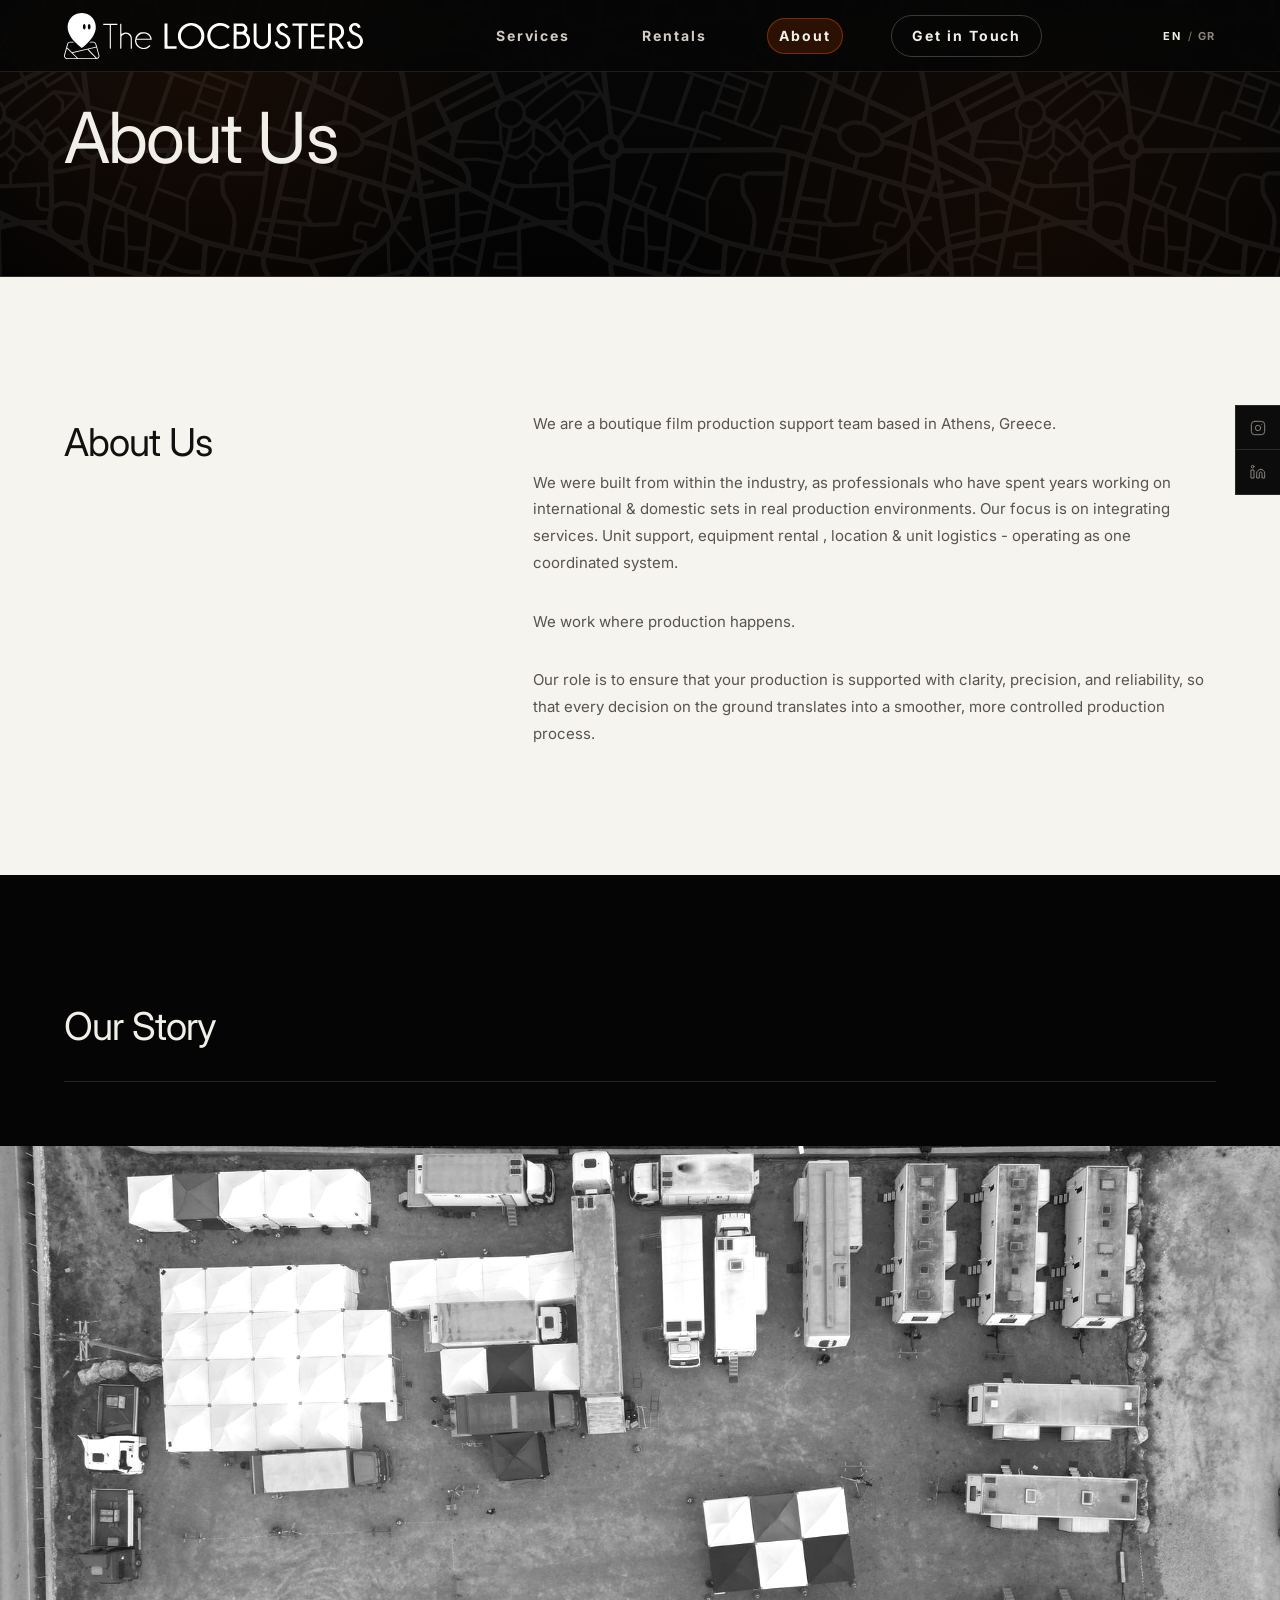
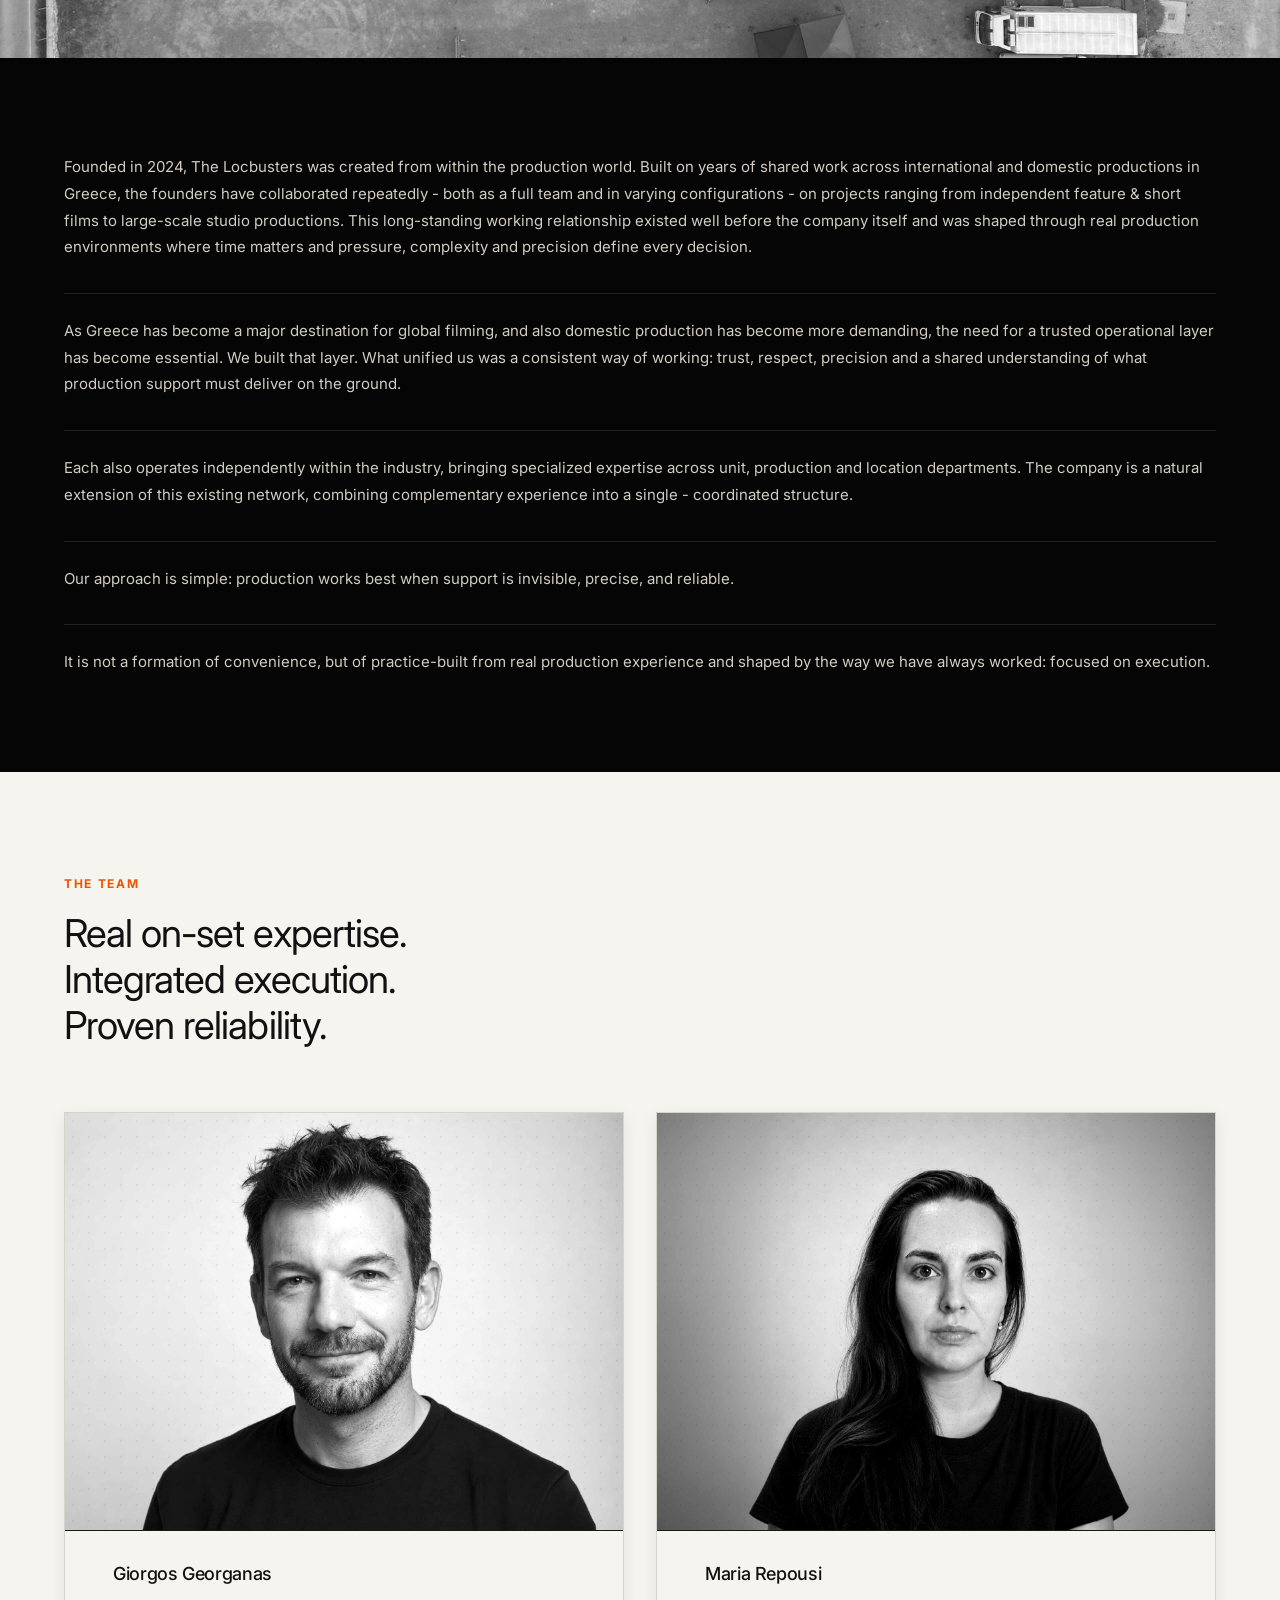
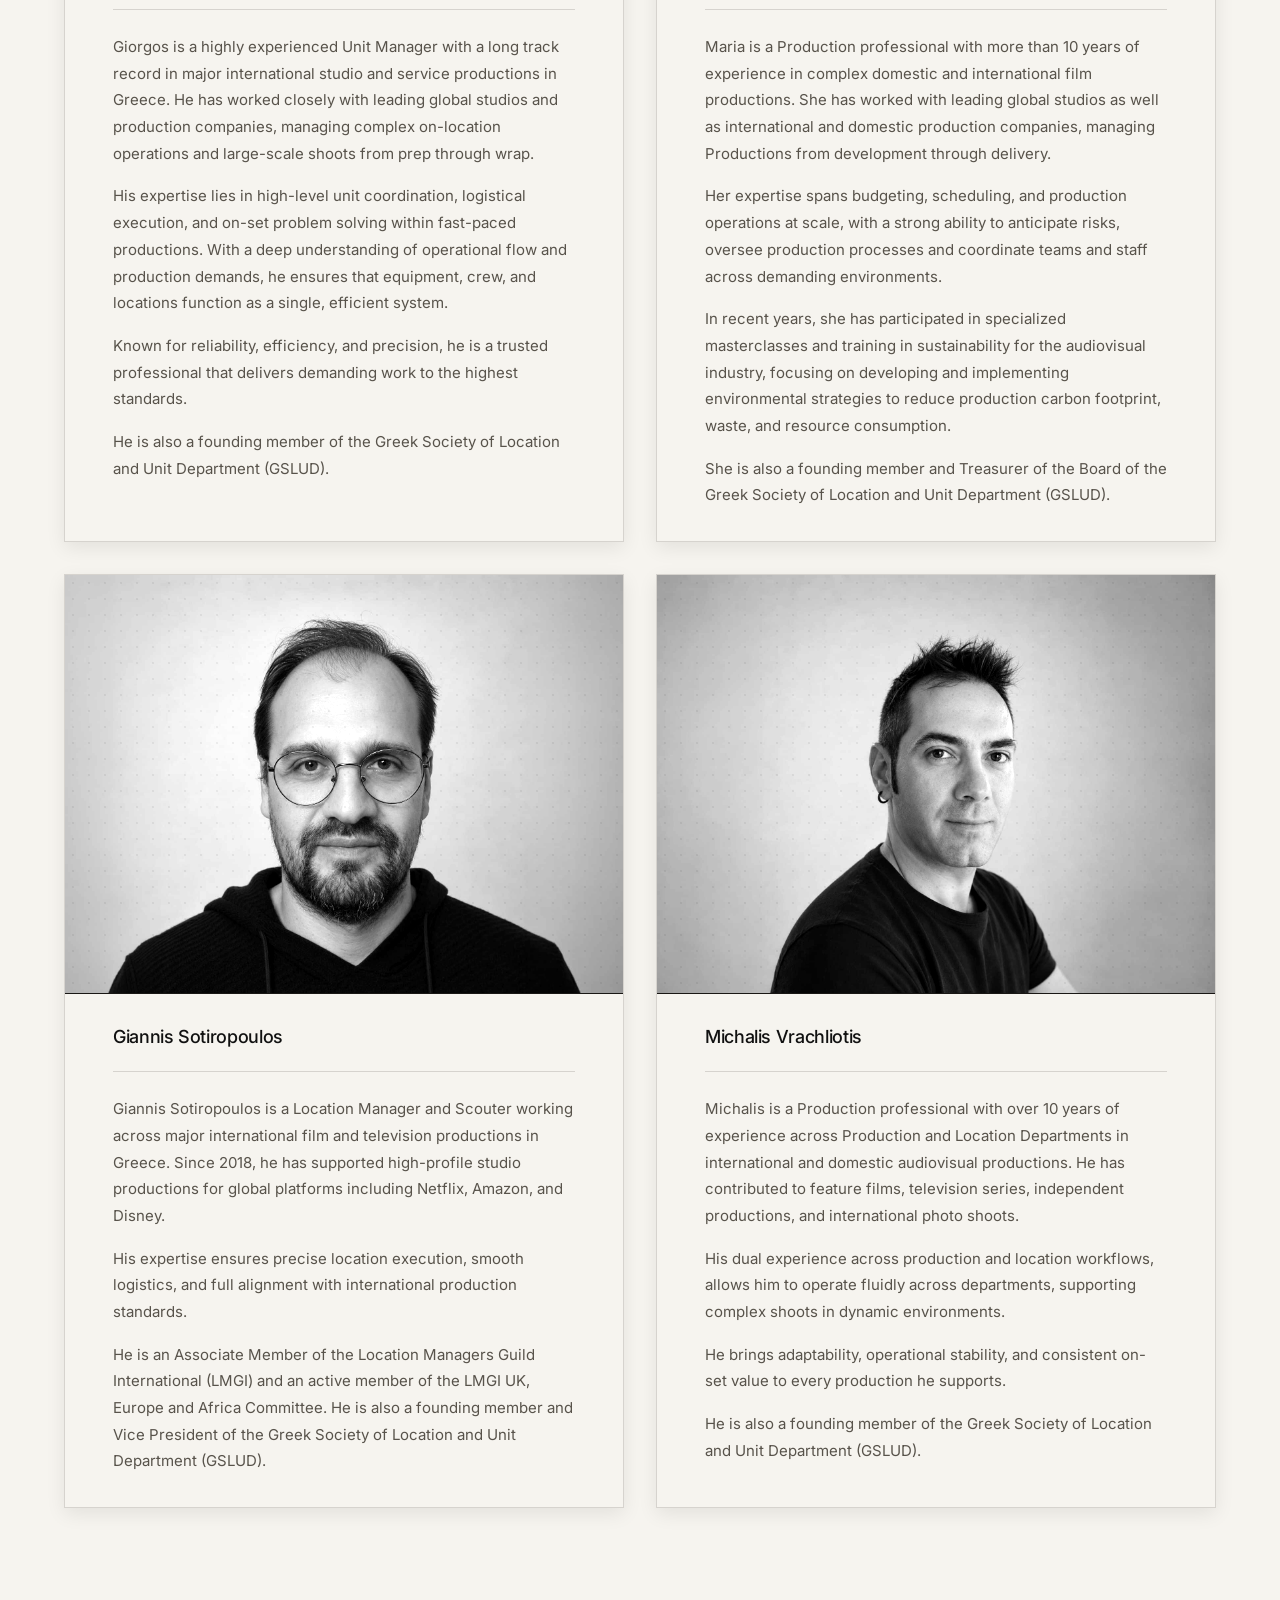
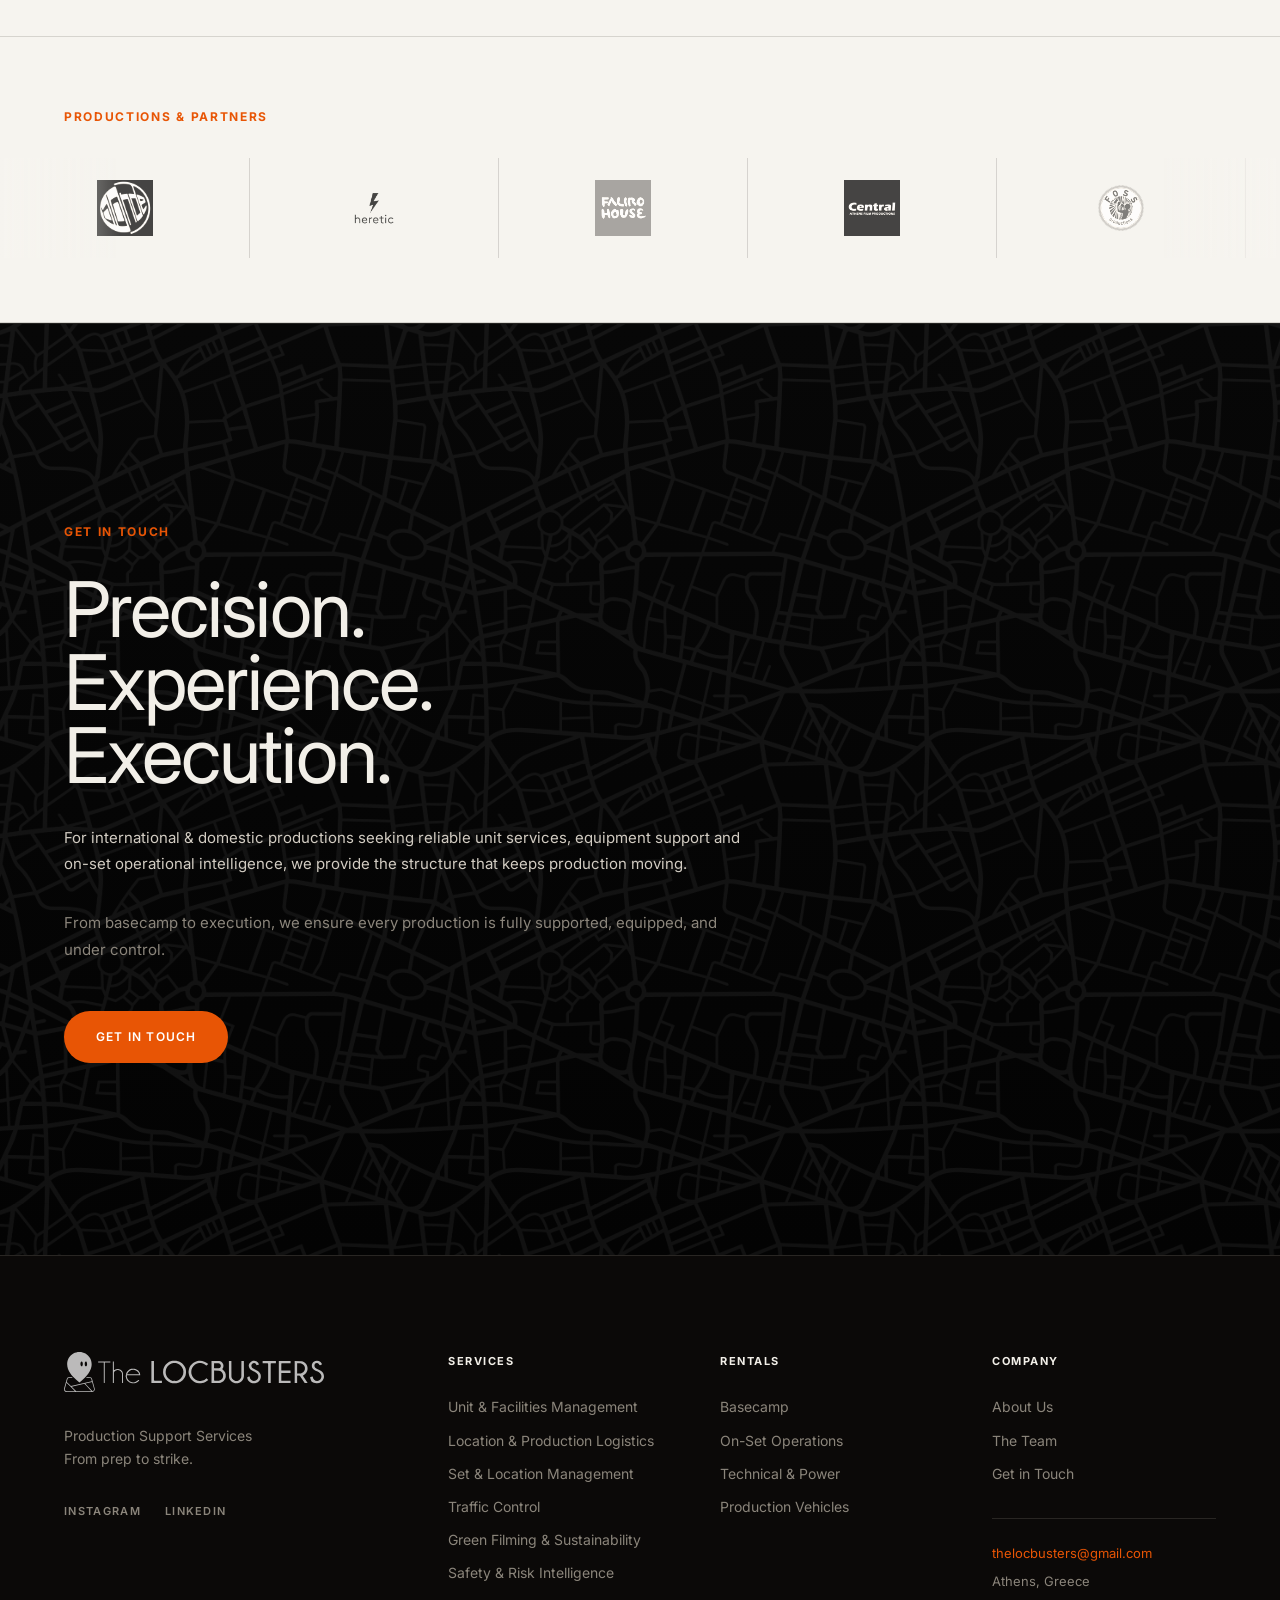
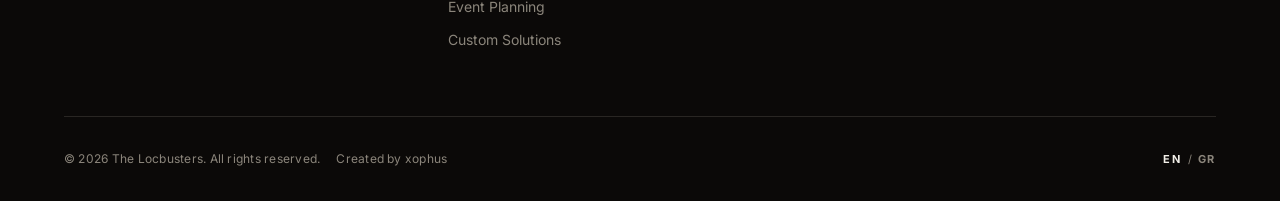
<file: about.html>
<!DOCTYPE html>
<html lang="en">
<head>
  <meta charset="UTF-8" />
  <meta http-equiv="refresh" content="0;url=/about/" />
  <link rel="canonical" href="https://thelocbusters.com/about/" />
  <title>Redirecting…</title>
  <script>window.location.replace('/about/');</script>
</head>
<body></body>
</html>
</file>
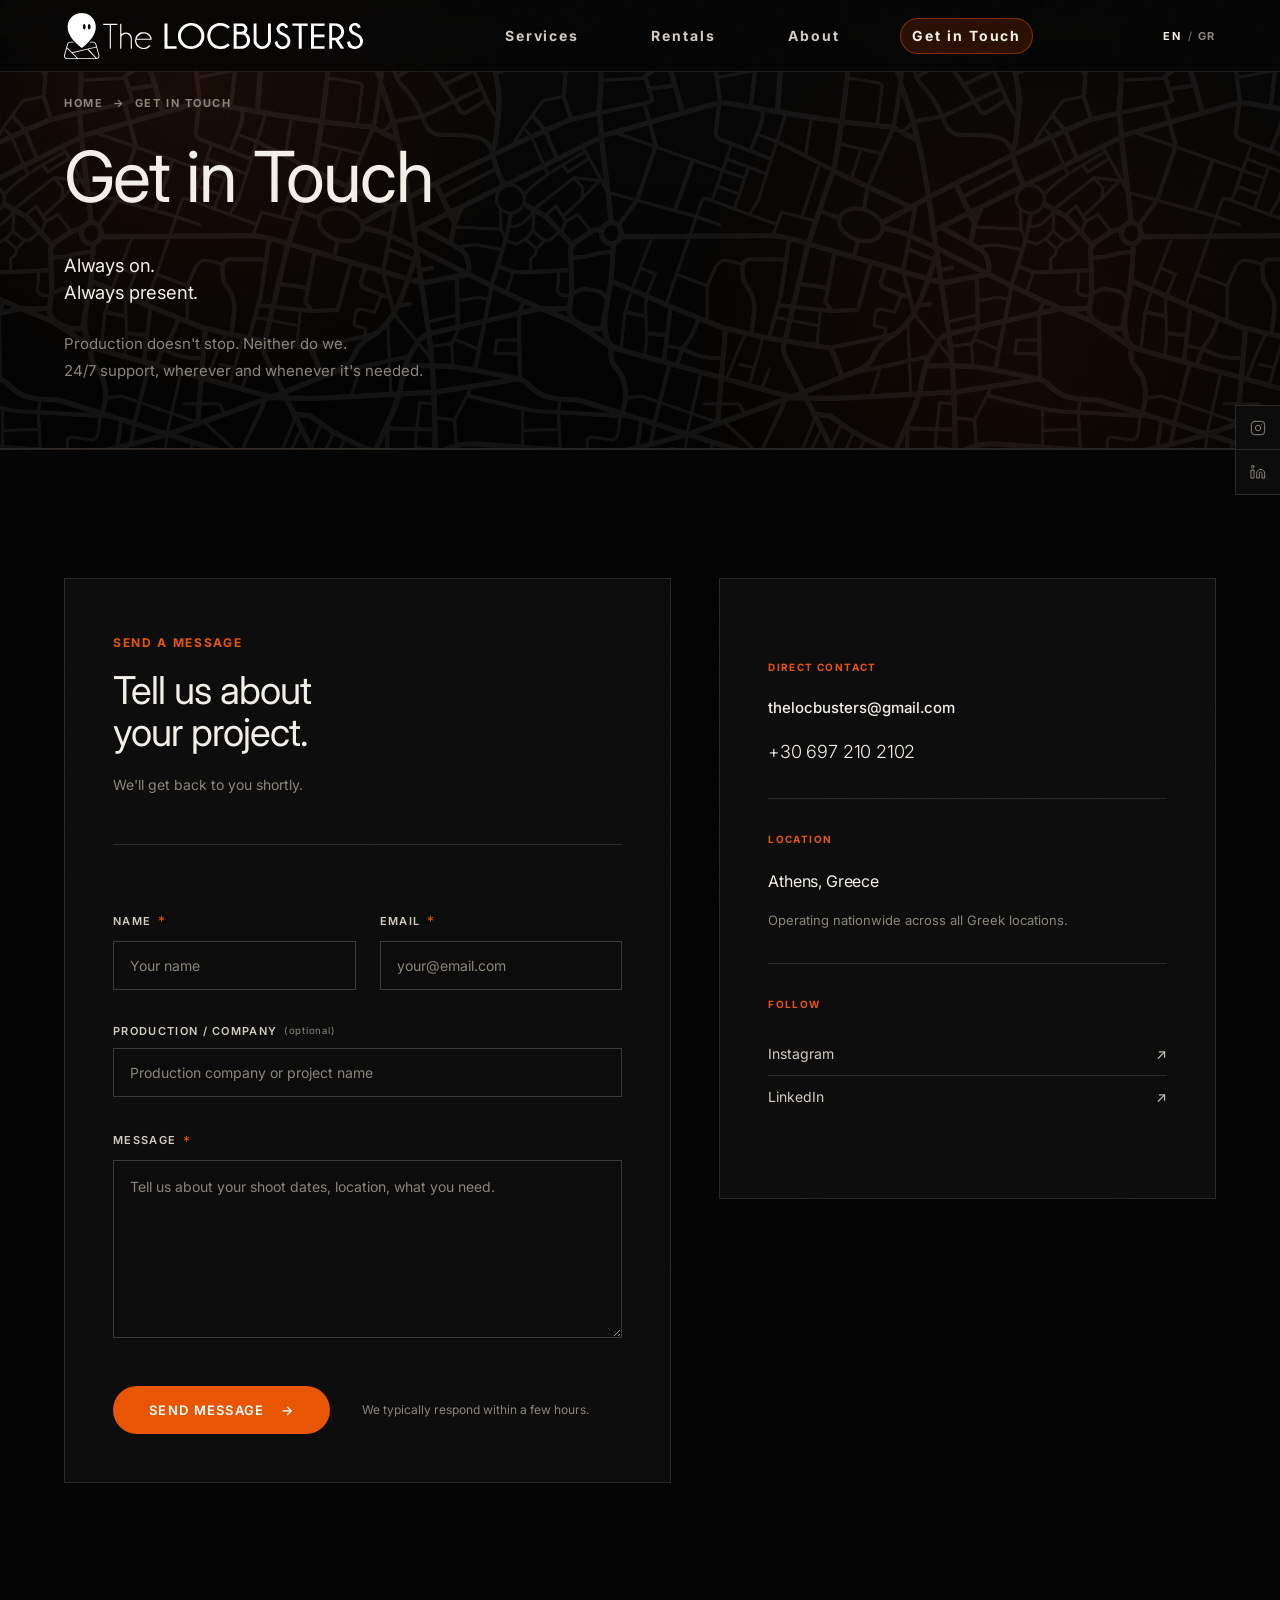
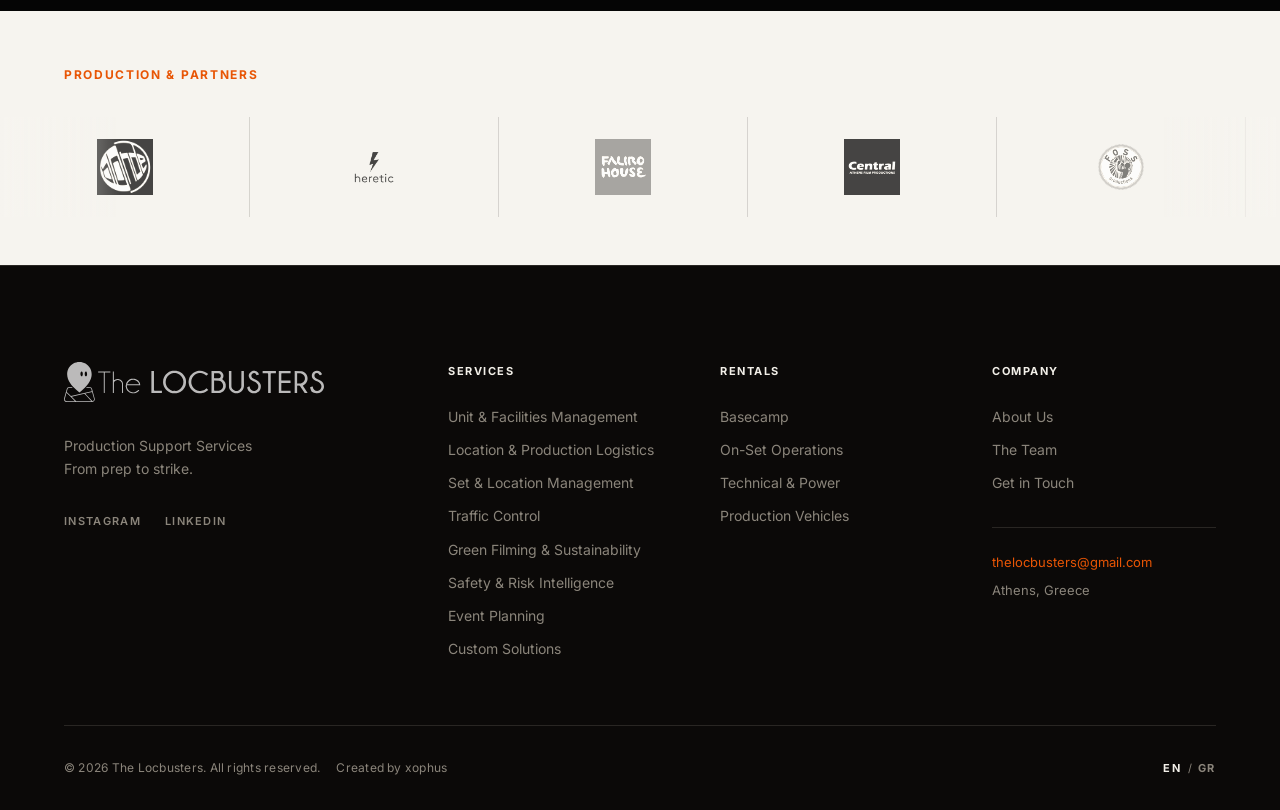
<file: contact.html>
<!DOCTYPE html>
<html lang="en">
<head>
  <meta charset="UTF-8" />
  <meta http-equiv="refresh" content="0;url=/contact/" />
  <link rel="canonical" href="https://thelocbusters.com/contact/" />
  <title>Redirecting…</title>
  <script>window.location.replace('/contact/');</script>
</head>
<body></body>
</html>
</file>
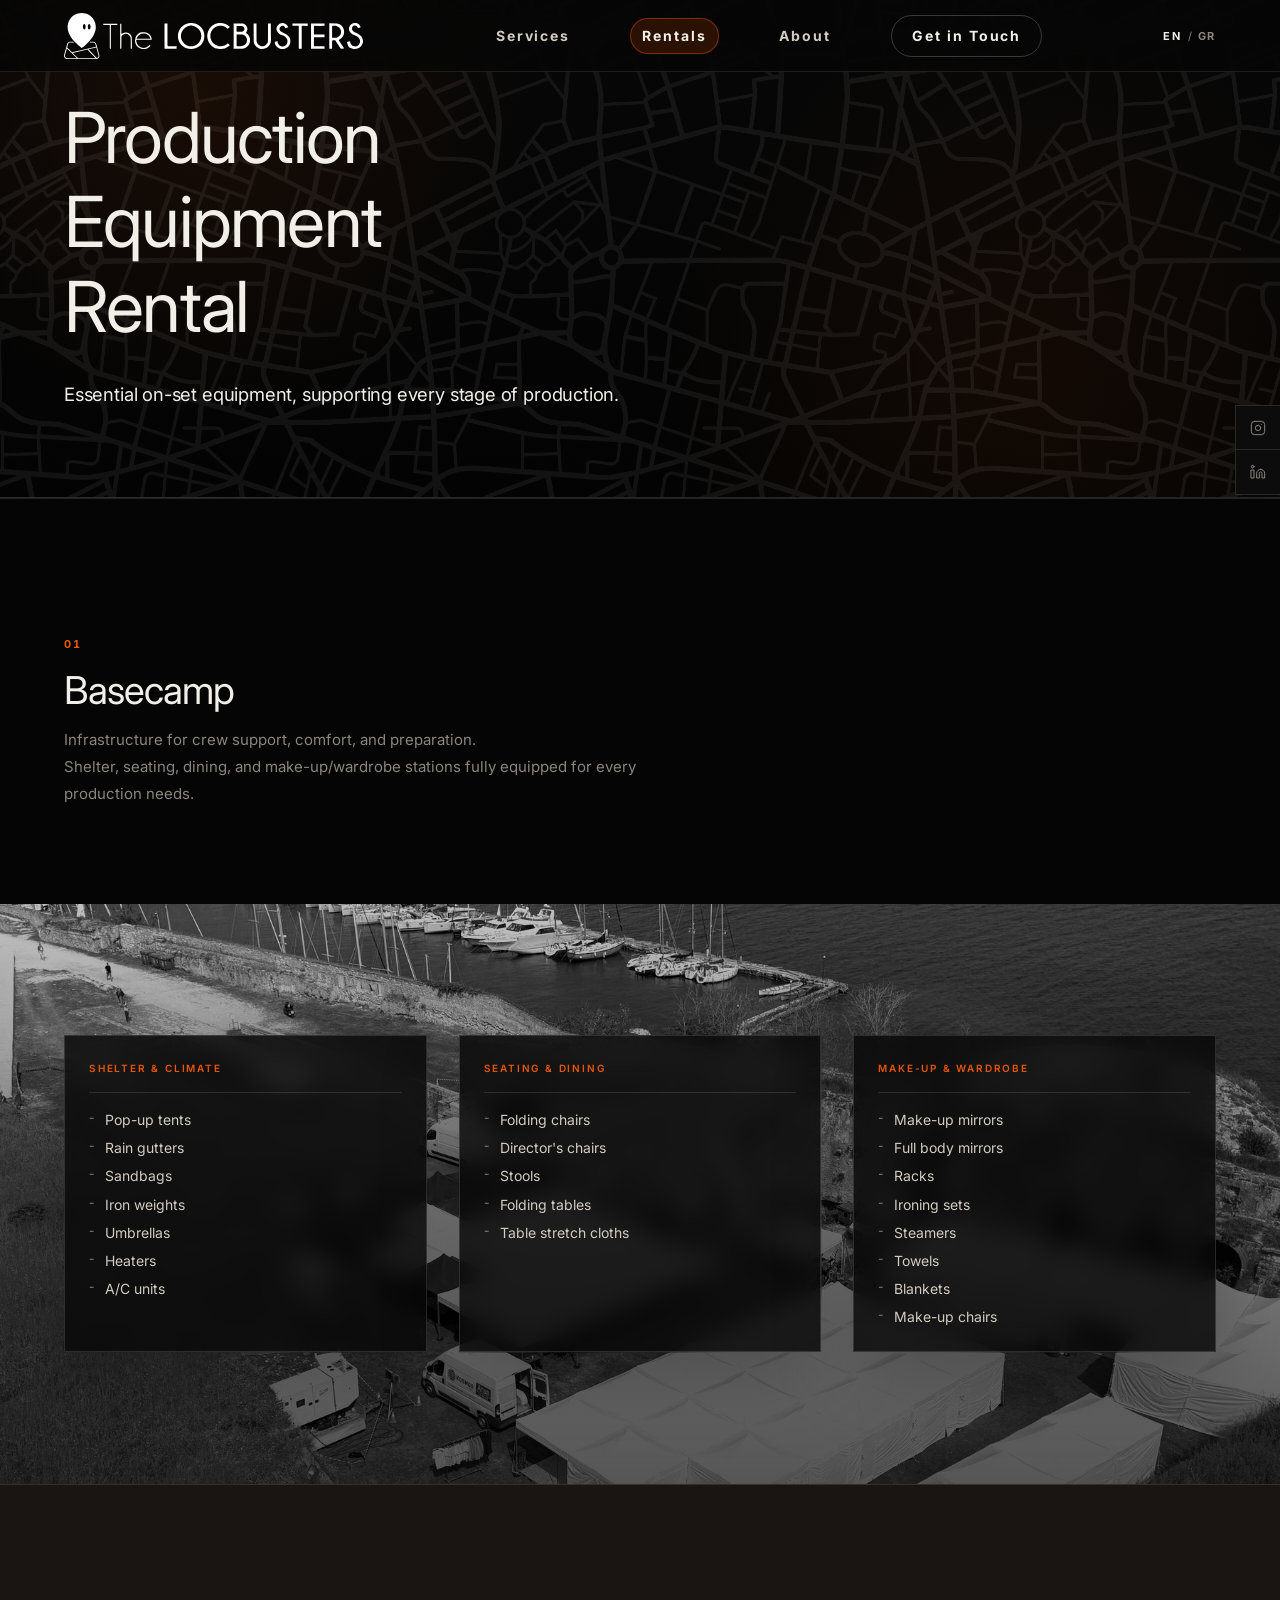
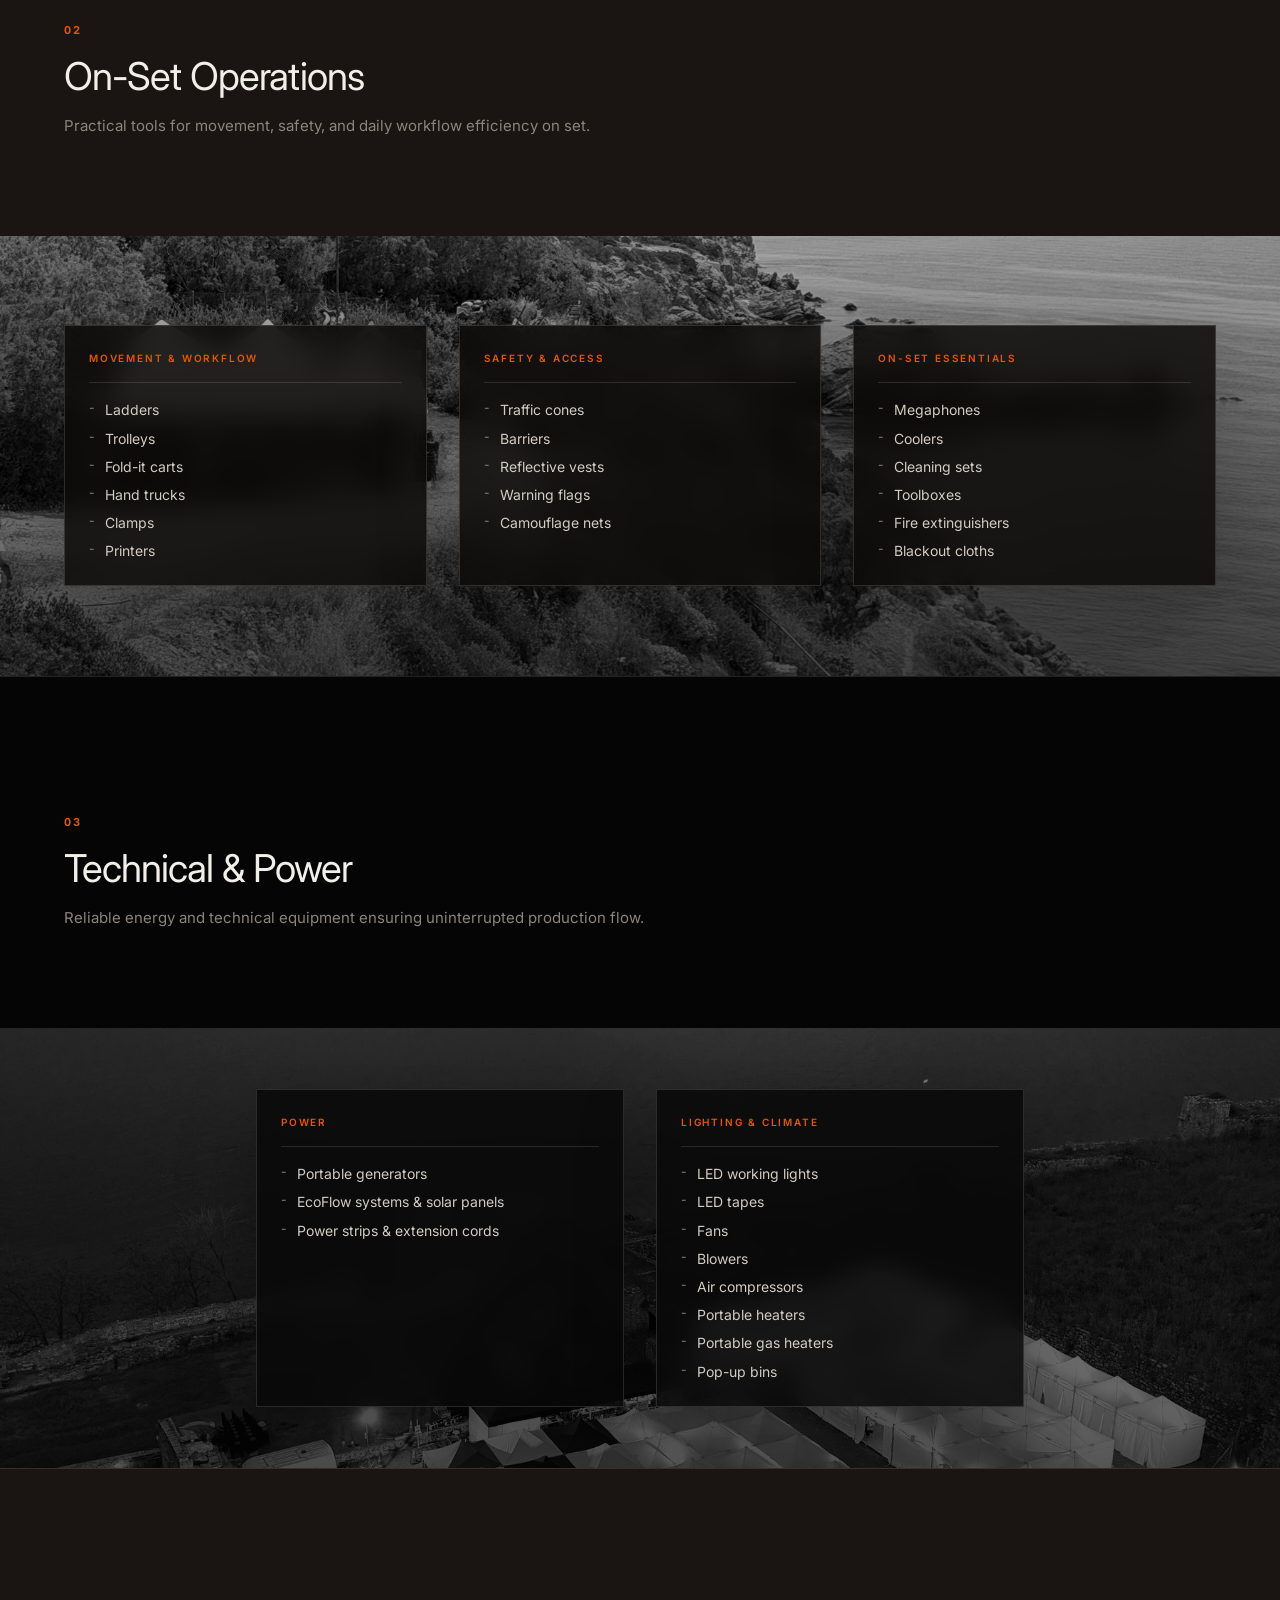
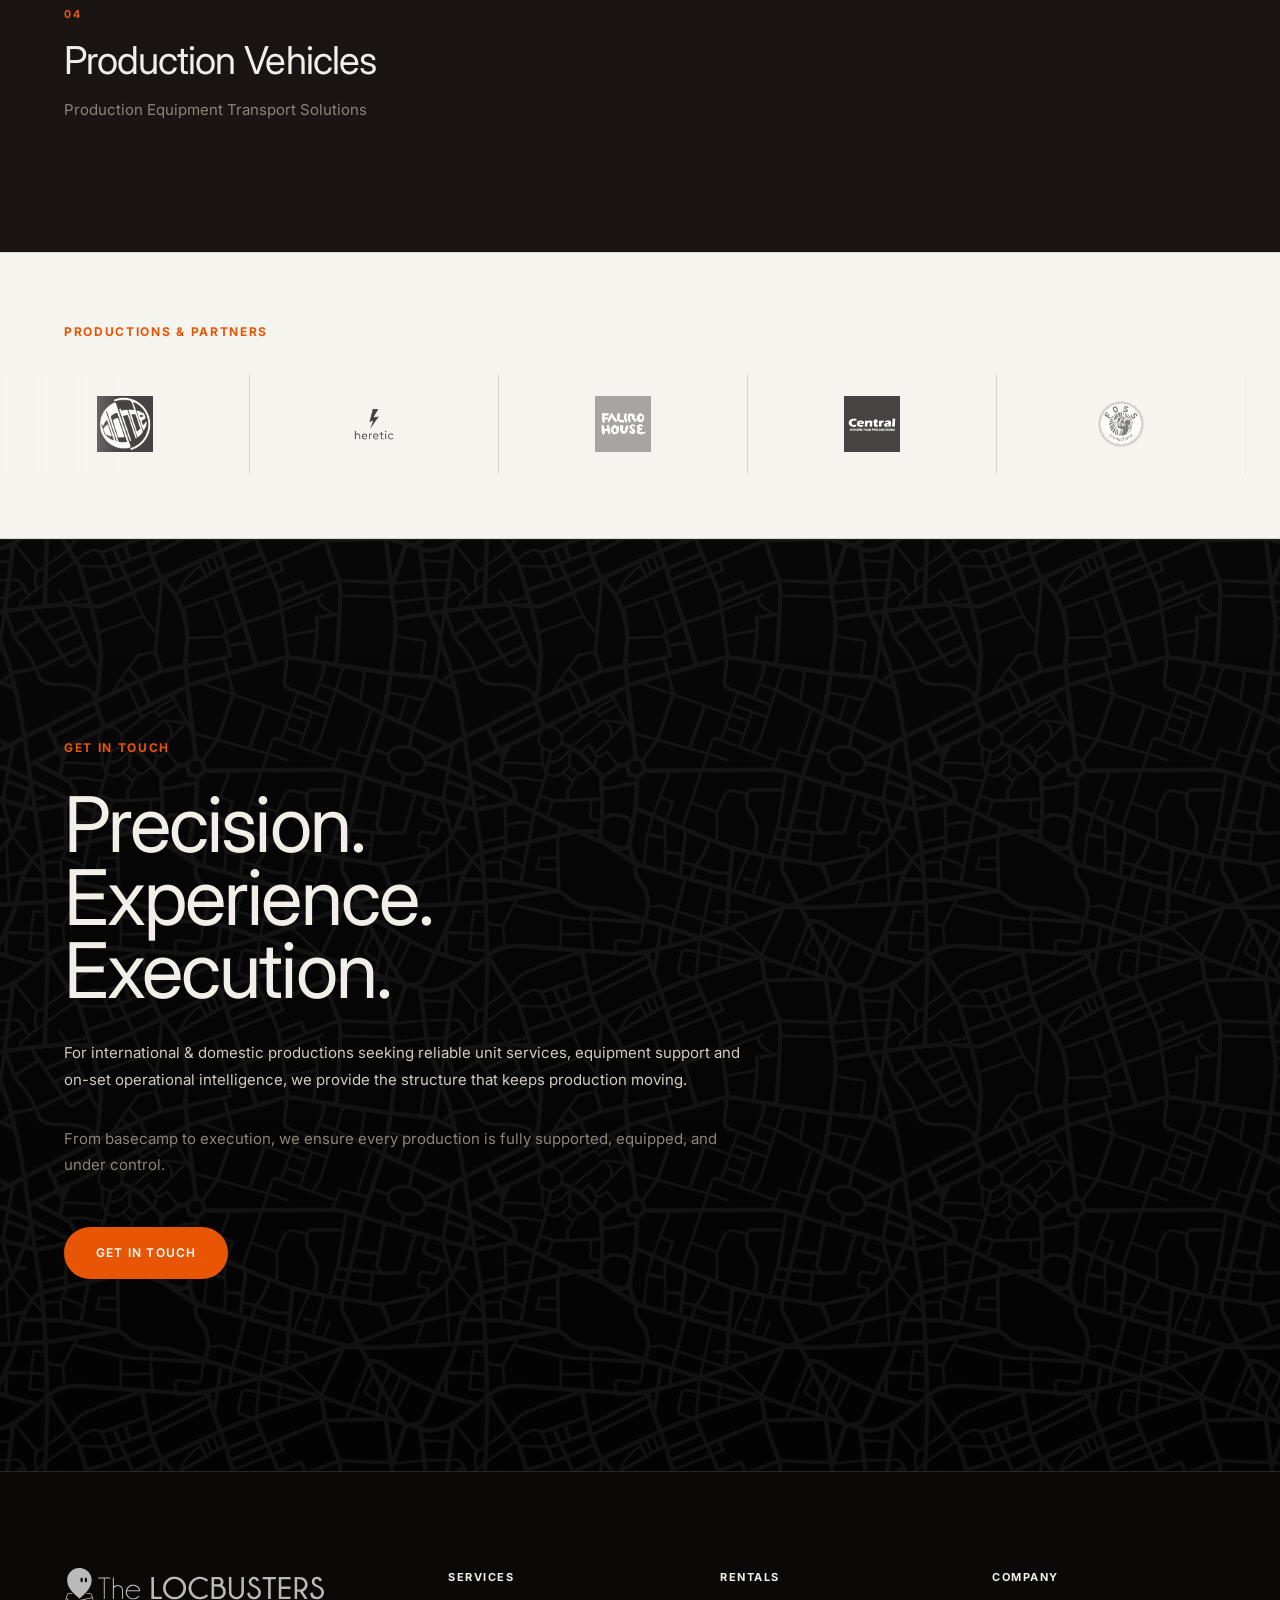
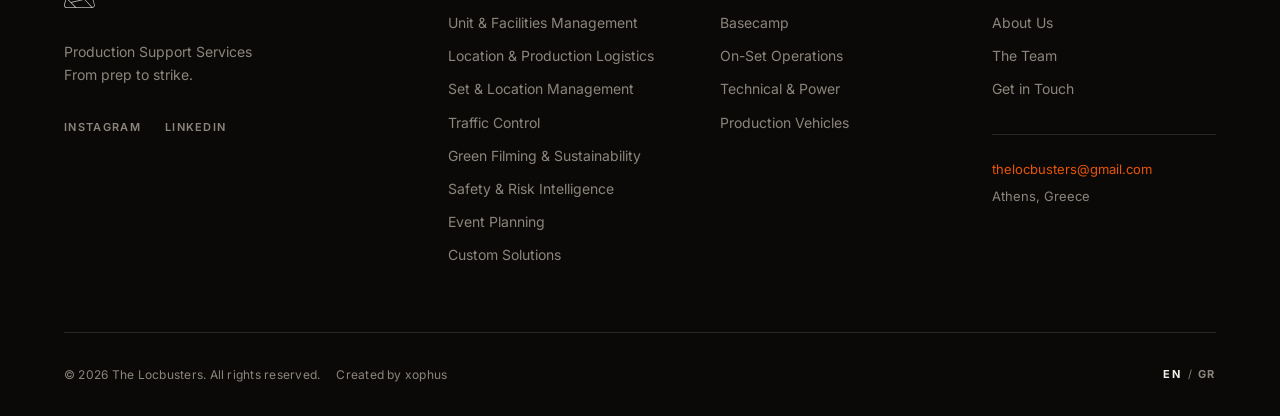
<file: rentals.html>
<!DOCTYPE html>
<html lang="en">
<head>
  <meta charset="UTF-8" />
  <meta http-equiv="refresh" content="0;url=/rentals/" />
  <link rel="canonical" href="https://thelocbusters.com/rentals/" />
  <title>Redirecting…</title>
  <script>window.location.replace('/rentals/');</script>
</head>
<body></body>
</html>
</file>
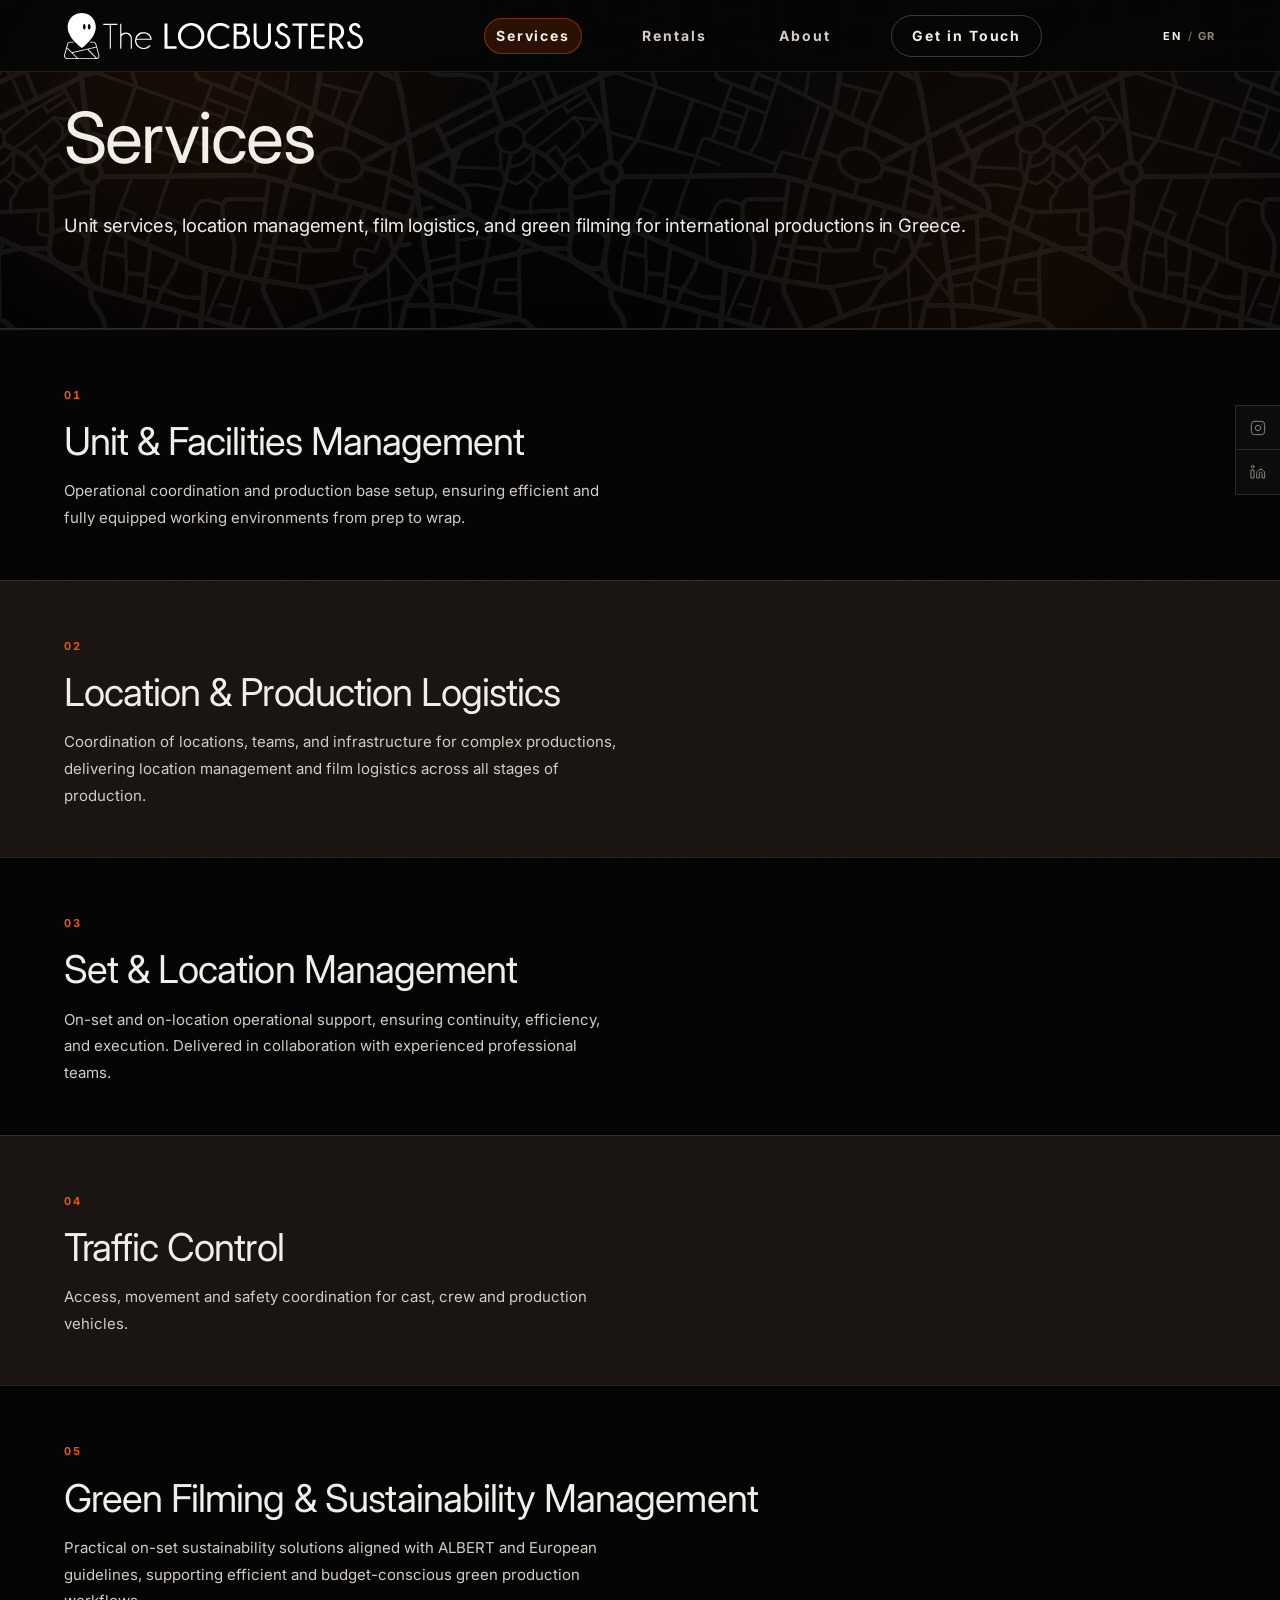
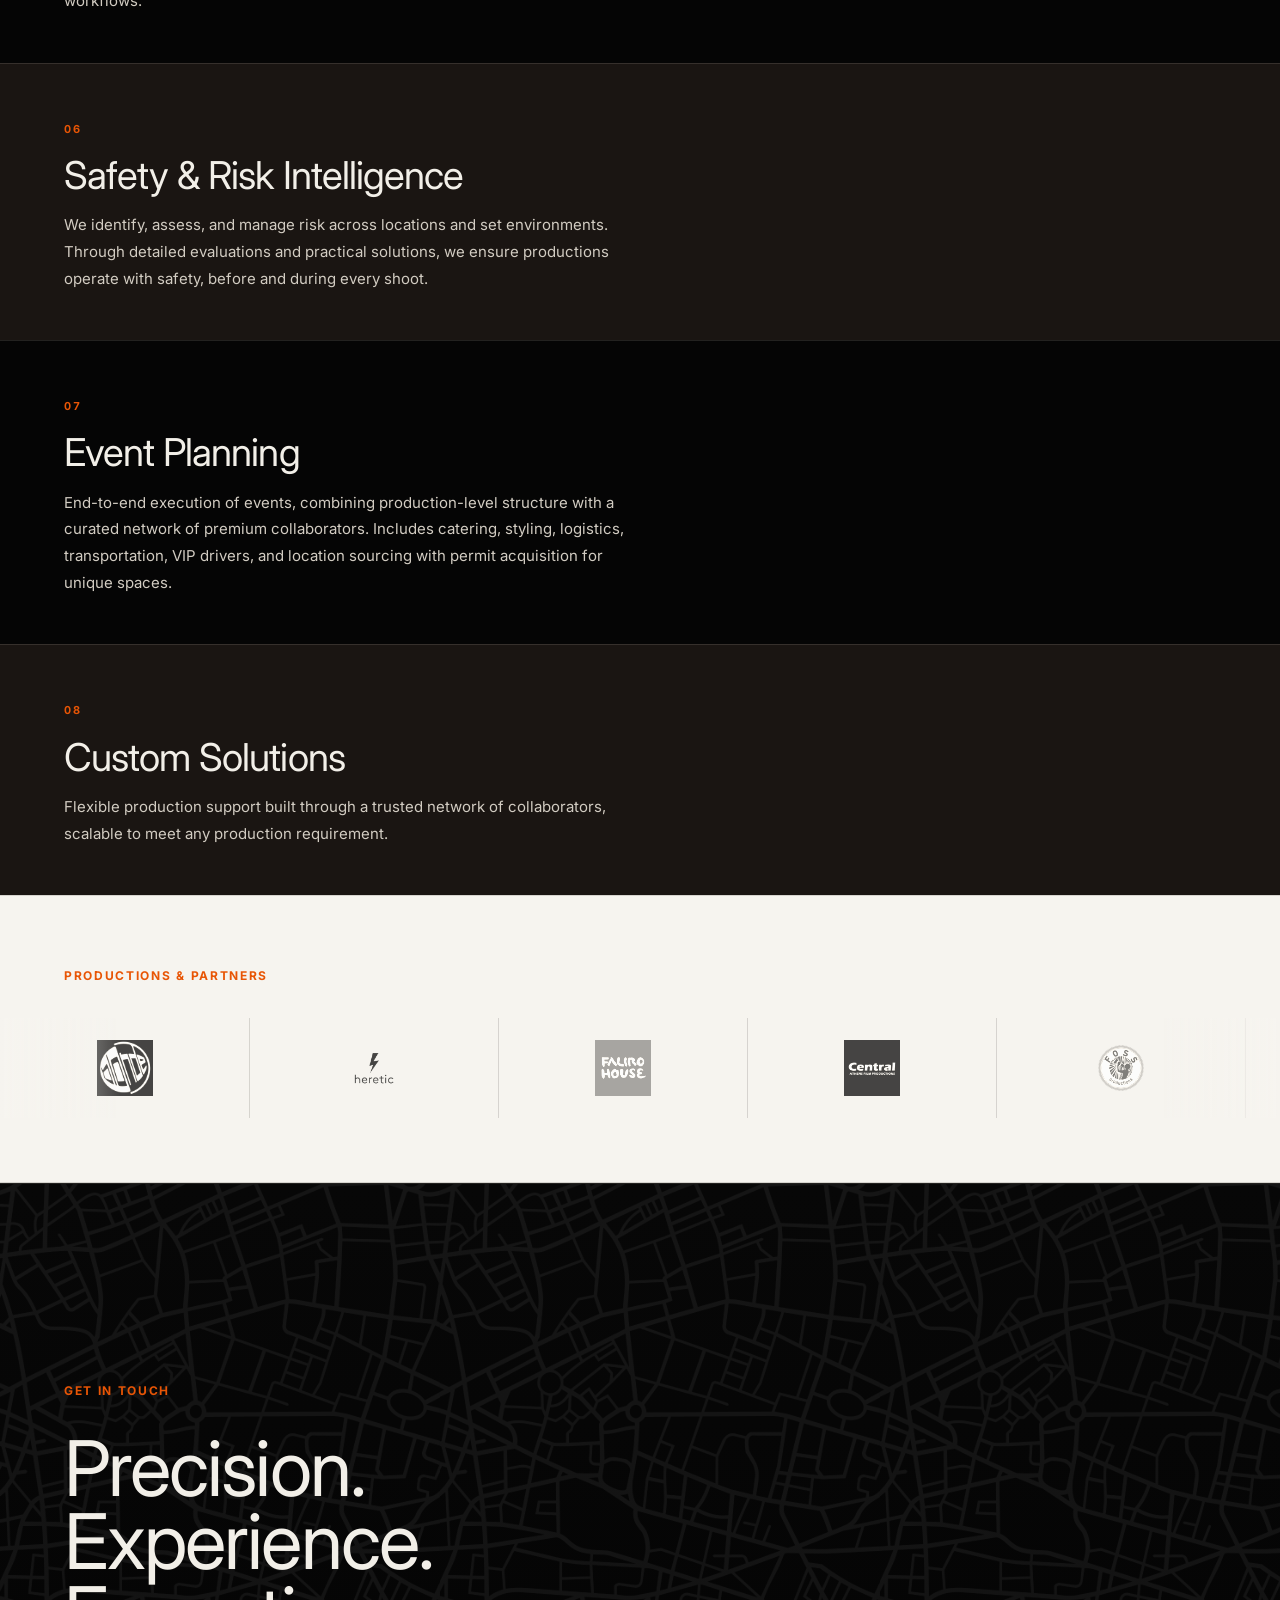
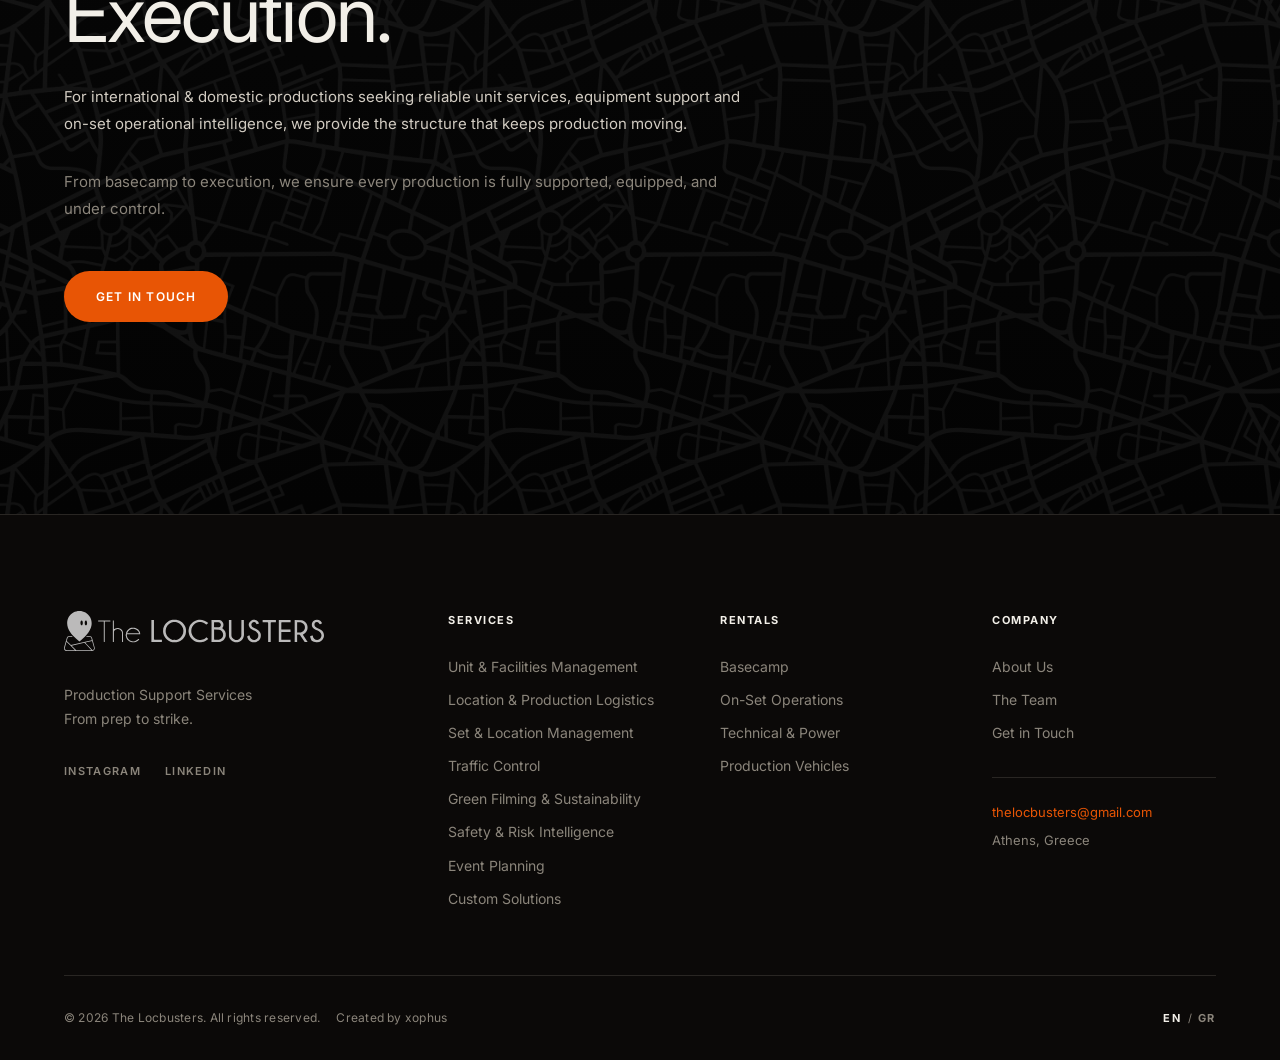
<file: services.html>
<!DOCTYPE html>
<html lang="en">
<head>
  <meta charset="UTF-8" />
  <meta http-equiv="refresh" content="0;url=/services/" />
  <link rel="canonical" href="https://thelocbusters.com/services/" />
  <title>Redirecting…</title>
  <script>window.location.replace('/services/');</script>
</head>
<body></body>
</html>
</file>
<file: assets/css/styles.css>
/* ==========================================================
   THE LOCBUSTERS - Main Stylesheet
   Design System: Minimal · Operational · Premium
   ========================================================== */

/* ----------------------------------------------------------
   01. DESIGN TOKENS
   ---------------------------------------------------------- */
:root {
  /* Colors - Dark base with light accent sections */
  --c-bg:           #0A0A0A;
  --c-surface:      #111111;
  --c-surface-2:    #181818;
  --c-dark:         #050505;

  --c-light-bg:     #F6F4F0;
  --c-light-surface:#ECEAE6;

  --c-text:         #F0EDE6;
  --c-text-dim:     #A8A49E;
  --c-text-muted:   #5A5752;

  --c-dark-text:    #0A0A0A;
  --c-dark-text-dim:#4A4845;

  --c-accent:       #E85505;
  --c-accent-hover: #F16A22;

  --c-border:       rgba(240, 237, 230, 0.07);
  --c-border-med:   rgba(240, 237, 230, 0.12);
  --c-border-hover: rgba(240, 237, 230, 0.22);

  --c-border-dark:  rgba(10, 10, 10, 0.08);

  /* Typography */
  --font: 'Inter', -apple-system, BlinkMacSystemFont, 'Segoe UI', sans-serif;

  /* Spacing (8px grid) */
  --sp-1:  0.5rem;    /* 8px  */
  --sp-2:  1rem;      /* 16px */
  --sp-3:  1.5rem;    /* 24px */
  --sp-4:  2rem;      /* 32px */
  --sp-5:  3rem;      /* 48px */
  --sp-6:  4rem;      /* 64px */
  --sp-7:  6rem;      /* 96px */
  --sp-8:  8rem;      /* 128px */
  --sp-9:  12rem;     /* 192px */

  /* Layout */
  --max-w:      1400px;
  --gutter:     clamp(1.5rem, 5vw, 5rem);
  --header-h:   72px;

  /* Transitions */
  --t-fast:   0.15s ease;
  --t-base:   0.3s cubic-bezier(0.4, 0, 0.2, 1);
  --t-slow:   0.6s cubic-bezier(0.4, 0, 0.2, 1);
}

/* ----------------------------------------------------------
   02. RESET & BASE
   ---------------------------------------------------------- */
*, *::before, *::after {
  box-sizing: border-box;
  margin: 0;
  padding: 0;
}

html {
  font-size: 16px;
  scroll-behavior: smooth;
  -webkit-font-smoothing: antialiased;
  -moz-osx-font-smoothing: grayscale;
  text-rendering: optimizeLegibility;
  /* Keep horizontal overflow off body — iOS Safari breaks position:fixed when body clips overflow */
}

body {
  font-family: var(--font);
  background-color: var(--c-bg);
  color: var(--c-text);
  line-height: 1.65;
}

main {
  overflow-x: clip;
}

@supports not (overflow: clip) {
  main {
    overflow-x: hidden;
  }
}

a {
  color: inherit;
  text-decoration: none;
}

img, svg {
  display: block;
  max-width: 100%;
}

ul, ol {
  list-style: none;
}

button {
  cursor: pointer;
  border: none;
  background: none;
  font-family: inherit;
  color: inherit;
}

/* ----------------------------------------------------------
   03. LAYOUT UTILITIES
   ---------------------------------------------------------- */
.container {
  width: 100%;
  max-width: var(--max-w);
  margin: 0 auto;
  padding: 0 var(--gutter);
}

.section {
  padding: var(--sp-8) 0;
}

.section--light {
  background-color: var(--c-light-bg);
  color: var(--c-dark-text);
}

.section--dark {
  background-color: var(--c-dark);
}

.section-header {
  display: grid;
  grid-template-columns: auto 1fr;
  gap: var(--sp-5);
  align-items: start;
  margin-bottom: var(--sp-7);
  padding-bottom: var(--sp-5);
  border-bottom: 1px solid var(--c-border);
}

.section--light .section-header {
  border-bottom-color: var(--c-border-dark);
}

/* ----------------------------------------------------------
   04. TYPOGRAPHY SYSTEM
   ---------------------------------------------------------- */
.section-label {
  font-size: 0.6875rem;
  font-weight: 600;
  letter-spacing: 0.18em;
  text-transform: uppercase;
  color: var(--c-accent);
  padding-top: 0.35rem;
}

.section-title {
  font-size: clamp(1.625rem, 3vw, 2.625rem);
  font-weight: 400;
  letter-spacing: -0.025em;
  line-height: 1.12;
  color: var(--c-text);
}

.section-title--dark {
  color: var(--c-dark-text);
}

/* ----------------------------------------------------------
   05. BUTTONS & LINKS
   ---------------------------------------------------------- */
.btn {
  display: inline-flex;
  align-items: center;
  justify-content: center;
  gap: var(--sp-1);
  min-height: 2.75rem;
  font-size: 0.75rem;
  font-weight: 600;
  letter-spacing: 0.1em;
  text-transform: uppercase;
  padding: 1rem 2rem;
  transition: var(--t-base);
  white-space: nowrap;
}

.btn--primary {
  background-color: var(--c-text);
  color: var(--c-bg);
}

.btn--primary:hover {
  background-color: var(--c-accent);
  color: var(--c-dark);
}

.btn--outline {
  border: 1px solid var(--c-border-med);
  color: var(--c-text);
}

.btn--outline:hover {
  border-color: var(--c-border-hover);
  background-color: rgba(240, 237, 230, 0.04);
}

.btn--large {
  padding: 1.25rem 3rem;
  font-size: 0.8125rem;
}

.link-arrow {
  display: inline-flex;
  align-items: center;
  gap: 0.4rem;
  font-size: 0.75rem;
  font-weight: 600;
  letter-spacing: 0.12em;
  text-transform: uppercase;
  color: var(--c-accent);
  transition: var(--t-base);
}

.link-arrow::after {
  content: '→';
  transition: transform var(--t-base);
}

.link-arrow:hover::after {
  transform: translateX(4px);
}

.link-arrow--dark {
  color: var(--c-dark-text);
}

.link-arrow--dark::after {
  color: var(--c-accent);
}

/* ----------------------------------------------------------
   06. SCROLL REVEAL ANIMATION
   ---------------------------------------------------------- */
.reveal {
  opacity: 0;
  transform: translateY(24px);
  transition: opacity 0.7s cubic-bezier(0.4, 0, 0.2, 1),
              transform 0.7s cubic-bezier(0.4, 0, 0.2, 1);
}

.reveal.is-visible {
  opacity: 1;
  transform: translateY(0);
}

.reveal:nth-child(2) { transition-delay: 0.08s; }
.reveal:nth-child(3) { transition-delay: 0.16s; }
.reveal:nth-child(4) { transition-delay: 0.24s; }
.reveal:nth-child(5) { transition-delay: 0.32s; }
.reveal:nth-child(6) { transition-delay: 0.40s; }

/* ----------------------------------------------------------
   07. SOCIAL FLOATING WIDGET
   ---------------------------------------------------------- */
.social-widget {
  position: fixed;
  right: 0;
  top: 50%;
  transform: translateY(-50%);
  z-index: 90;
  display: flex;
  flex-direction: column;
  gap: 0;
  background: var(--c-surface);
  border: 1px solid var(--c-border);
  border-right: none;
}

.social-widget__link {
  display: flex;
  align-items: center;
  justify-content: center;
  width: 44px;
  height: 44px;
  color: var(--c-text-muted);
  transition: var(--t-base);
  border-bottom: 1px solid var(--c-border);
}

.social-widget__link:last-child {
  border-bottom: none;
}

.social-widget__link:hover {
  color: var(--c-text);
  background-color: var(--c-surface-2);
}

/* ----------------------------------------------------------
   08. HEADER
   ---------------------------------------------------------- */
.header {
  position: fixed;
  top: 0;
  left: 0;
  right: 0;
  z-index: 1000;
  height: var(--header-h);
  -webkit-transform: translateZ(0);
  transform: translateZ(0);
  transition: background-color var(--t-base), border-color var(--t-base);
  border-bottom: 1px solid transparent;
}

.header.is-scrolled {
  background-color: rgba(10, 10, 10, 0.92);
  backdrop-filter: blur(16px);
  -webkit-backdrop-filter: blur(16px);
  border-bottom-color: var(--c-border);
}

.header__inner {
  display: flex;
  align-items: center;
  justify-content: space-between;
  height: var(--header-h);
  gap: var(--sp-4);
}

/* Logo */
.header__logo {
  flex-shrink: 0;
  display: flex;
  align-items: center;
}

.header__logo-img {
  height: 46px;
  width: auto;
}

/* Nav */
.header__nav {
  display: flex;
  align-items: center;
  gap: var(--sp-5);
}

.header__nav-link {
  font-size: 0.8rem;
  font-weight: 500;
  letter-spacing: 0.06em;
  color: var(--c-text-dim);
  transition: color var(--t-fast);
  position: relative;
}

.header__nav-link::after {
  content: '';
  position: absolute;
  bottom: -3px;
  left: 0;
  width: 0;
  height: 1px;
  background: var(--c-accent);
  transition: width var(--t-base);
}

.header__nav-link:hover {
  color: var(--c-text);
}

.header__nav-link:hover::after {
  width: 100%;
}

.header__nav-link--cta {
  padding: 0.5rem 1.25rem;
  border: 1px solid var(--c-border-med);
  color: var(--c-text);
  letter-spacing: 0.08em;
  font-size: 0.75rem;
}

.header__nav-link--cta::after {
  display: none;
}

.header__nav-link--cta:hover {
  border-color: var(--c-border-hover);
  background-color: rgba(240, 237, 230, 0.05);
}

/* Header Actions */
.header__actions {
  display: flex;
  align-items: center;
  gap: var(--sp-3);
}

/* Language Switch */
.lang-switch {
  display: flex;
  align-items: center;
  gap: 0.4rem;
}

.lang-switch__btn {
  font-size: 0.6875rem;
  font-weight: 600;
  letter-spacing: 0.1em;
  text-transform: uppercase;
  color: var(--c-text-muted);
  transition: color var(--t-fast);
  padding: 2px 0;
}

.lang-switch__btn.active,
.lang-switch__btn:hover {
  color: var(--c-text);
}

.lang-switch__sep {
  font-size: 0.6875rem;
  color: var(--c-text-muted);
}

.lang-switch--light .lang-switch__btn {
  color: var(--c-dark-text-dim);
}

.lang-switch--light .lang-switch__btn.active,
.lang-switch--light .lang-switch__btn:hover {
  color: var(--c-dark-text);
}

.lang-switch--light .lang-switch__sep {
  color: var(--c-dark-text-dim);
}

/* Hamburger */
.hamburger {
  display: none;
  flex-direction: column;
  align-items: center;
  justify-content: center;
  gap: 5px;
  width: 44px;
  height: 44px;
  margin-right: -10px;
  padding: 0;
  -webkit-appearance: none;
  appearance: none;
}

.hamburger__line {
  display: block;
  width: 24px;
  height: 1.5px;
  background: var(--c-text);
  transition: var(--t-base);
  transform-origin: center;
}

.hamburger.is-open .hamburger__line:first-child {
  transform: translateY(3.25px) rotate(45deg);
}

.hamburger.is-open .hamburger__line:last-child {
  transform: translateY(-3.25px) rotate(-45deg);
}

/* Mobile Menu */
.mobile-menu {
  position: fixed;
  top: var(--header-h);
  left: 0;
  right: 0;
  bottom: 0;
  height: calc(100dvh - var(--header-h));
  background-color: var(--c-surface);
  z-index: 999;
  display: flex;
  flex-direction: column;
  justify-content: space-between;
  padding: var(--sp-5) var(--gutter) var(--sp-5);
  padding-bottom: calc(var(--sp-5) + env(safe-area-inset-bottom, 0px));
  transform: translateX(100%);
  transition: transform 0.4s cubic-bezier(0.4, 0, 0.2, 1);
  -webkit-overflow-scrolling: touch;
  overscroll-behavior: contain;
}

.mobile-menu.is-open {
  transform: translateX(0);
}

.mobile-menu__nav {
  display: flex;
  flex-direction: column;
  gap: var(--sp-1);
}

.mobile-menu__link {
  font-size: clamp(1.75rem, 6vw, 2.5rem);
  font-weight: 400;
  letter-spacing: -0.02em;
  color: var(--c-text-dim);
  padding: var(--sp-2) 0;
  border-bottom: 1px solid var(--c-border);
  transition: color var(--t-fast);
  display: block;
}

.mobile-menu__link:hover {
  color: var(--c-text);
}

.mobile-menu__footer {
  display: flex;
  align-items: center;
  justify-content: space-between;
}

.mobile-menu__social {
  display: flex;
  gap: var(--sp-3);
}

.mobile-menu__footer .lang-switch__btn {
  padding: 0.5rem 0.75rem;
  margin: -0.5rem 0;
}

.mobile-menu__social a {
  font-size: 0.6875rem;
  font-weight: 600;
  letter-spacing: 0.1em;
  text-transform: uppercase;
  color: var(--c-text-muted);
  transition: color var(--t-fast);
  padding: 0.5rem 0.25rem;
}

.mobile-menu__social a:hover {
  color: var(--c-text);
}

/* ----------------------------------------------------------
   09. HERO SECTION
   ---------------------------------------------------------- */
.hero {
  position: relative;
  min-height: 100svh;
  display: flex;
  flex-direction: column;
  justify-content: flex-start;
  padding-top: calc(var(--header-h) + var(--sp-6));
  padding-bottom: var(--sp-8);
  overflow: hidden;
}

/* Subtle grid background */
.hero__bg-grid {
  position: absolute;
  inset: 0;
  background-image:
    linear-gradient(rgba(240, 237, 230, 0.025) 1px, transparent 1px),
    linear-gradient(90deg, rgba(240, 237, 230, 0.025) 1px, transparent 1px);
  background-size: 64px 64px;
  pointer-events: none;
}

.hero__container {
  display: grid;
  grid-template-columns: 1fr auto;
  gap: var(--sp-6);
  align-items: start;
  position: relative;
  z-index: 1;
}

/* Eyebrow */
.hero__eyebrow {
  font-size: 0.6875rem;
  font-weight: 600;
  letter-spacing: 0.18em;
  text-transform: uppercase;
  color: var(--c-text-muted);
  margin-bottom: var(--sp-4);
}

/* Title */
.hero__title {
  font-size: clamp(3.5rem, 6.5vw, 6.75rem);
  font-weight: 300;
  letter-spacing: -0.04em;
  line-height: 1.2;
  margin-bottom: var(--sp-5);
  display: flex;
  flex-direction: column;
  gap: 0.12em;
}

.hero__title-line {
  display: block;
}

.hero__title-line--accent {
  color: var(--c-text-dim);
}

/* Subtitle */
.hero__subtitle {
  font-size: clamp(0.75rem, 1.2vw, 0.9rem);
  font-weight: 400;
  letter-spacing: 0.05em;
  color: var(--c-text-muted);
  margin-bottom: var(--sp-3);
  text-transform: uppercase;
}

/* Body */
.hero__body {
  font-size: clamp(0.875rem, 1.2vw, 1rem);
  font-weight: 400;
  color: var(--c-text-dim);
  max-width: 520px;
  line-height: 1.75;
  margin-bottom: var(--sp-5);
}

/* CTAs */
.hero__ctas {
  display: flex;
  gap: var(--sp-2);
  flex-wrap: wrap;
}

/* Info Card */
.hero__info-card {
  flex-shrink: 0;
  align-self: end;
  margin-bottom: 0.5rem;
}

.hero__info-card-inner {
  border: 1px solid var(--c-border);
  padding: var(--sp-4);
  display: flex;
  flex-direction: column;
  gap: var(--sp-4);
  min-width: 200px;
}

.hero__info-item {
  display: flex;
  flex-direction: column;
  gap: 4px;
}

.hero__info-label {
  font-size: 0.625rem;
  font-weight: 600;
  letter-spacing: 0.18em;
  text-transform: uppercase;
  color: var(--c-text-muted);
}

.hero__info-value {
  font-size: 0.875rem;
  font-weight: 400;
  color: var(--c-text-dim);
}

/* Scroll indicator */
.hero__scroll {
  position: absolute;
  bottom: var(--sp-4);
  left: var(--gutter);
  display: flex;
  align-items: center;
  gap: var(--sp-2);
  z-index: 1;
}

.hero__scroll-line {
  display: block;
  width: 40px;
  height: 1px;
  background: var(--c-text-muted);
}

.hero__scroll-text {
  font-size: 0.625rem;
  font-weight: 600;
  letter-spacing: 0.2em;
  text-transform: uppercase;
  color: var(--c-text-muted);
}

/* ----------------------------------------------------------
   10. TRUST / POSITIONING SECTION
   ---------------------------------------------------------- */
.trust {
  background-color: var(--c-light-bg);
  padding: var(--sp-7) 0;
}

.trust__inner {
  display: grid;
  grid-template-columns: 1fr 1fr;
  gap: var(--sp-6);
  align-items: start;
}

.trust__statement {
  font-size: clamp(1.25rem, 2.5vw, 2rem);
  font-weight: 400;
  letter-spacing: -0.02em;
  line-height: 1.3;
  color: var(--c-dark-text);
  font-style: normal;
  border-left: 2px solid var(--c-accent);
  padding-left: var(--sp-3);
}

.trust__pillars {
  display: flex;
  flex-direction: column;
  gap: var(--sp-3);
  padding-top: 0.25rem;
}

.trust__pillar {
  padding: var(--sp-3) 0;
  border-bottom: 1px solid var(--c-border-dark);
}

.trust__pillar:first-child {
  border-top: 1px solid var(--c-border-dark);
}

.trust__pillar p {
  font-size: 0.9375rem;
  color: var(--c-dark-text-dim);
  line-height: 1.65;
}

/* ----------------------------------------------------------
   11. SERVICES SECTION
   ---------------------------------------------------------- */
.services {
  background-color: var(--c-bg);
}

.services__grid {
  display: flex;
  flex-direction: column;
  margin-bottom: var(--sp-6);
}

.service-item {
  display: grid;
  grid-template-columns: 3.5rem 1fr auto;
  gap: var(--sp-4);
  align-items: center;
  padding: var(--sp-4) 0;
  border-bottom: 1px solid var(--c-border);
  transition: var(--t-base);
  cursor: pointer;
}

.service-item:first-child {
  border-top: 1px solid var(--c-border);
}

.service-item:hover {
  padding-left: var(--sp-2);
  border-bottom-color: var(--c-border-med);
}

.service-item__num {
  font-size: 0.6875rem;
  font-weight: 600;
  letter-spacing: 0.1em;
  color: var(--c-text-muted);
  font-variant-numeric: tabular-nums;
}

.service-item__body {
  display: flex;
  flex-direction: column;
  gap: 0.4rem;
}

.service-item__title {
  font-size: clamp(1rem, 1.8vw, 1.3125rem);
  font-weight: 400;
  letter-spacing: -0.01em;
  color: var(--c-text);
  transition: color var(--t-fast);
}

.service-item:hover .service-item__title {
  color: var(--c-accent);
}

.service-item__desc {
  font-size: 0.875rem;
  color: var(--c-text-muted);
  line-height: 1.55;
  max-width: 600px;
}

.service-item__arrow {
  font-size: 1.125rem;
  color: var(--c-text-muted);
  transition: var(--t-base);
}

.service-item:hover .service-item__arrow {
  color: var(--c-accent);
  transform: translateX(4px);
}

.services__footer {
  padding-top: var(--sp-3);
}

/* ----------------------------------------------------------
   12. RENTALS SECTION
   ---------------------------------------------------------- */
.rentals {
  background-color: var(--c-light-bg);
}

.rentals__grid {
  display: grid;
  grid-template-columns: repeat(3, 1fr);
  gap: 1px;
  background-color: var(--c-border-dark);
  border: 1px solid var(--c-border-dark);
  margin-bottom: var(--sp-6);
}

.rental-item {
  display: flex;
  flex-direction: column;
  gap: var(--sp-2);
  padding: var(--sp-5) var(--sp-4);
  background-color: var(--c-light-bg);
  transition: background-color var(--t-base);
  cursor: pointer;
}

.rental-item:hover {
  background-color: var(--c-light-surface);
}

.rental-item__icon {
  color: var(--c-dark-text-dim);
  margin-bottom: var(--sp-1);
  transition: color var(--t-fast);
}

.rental-item:hover .rental-item__icon {
  color: var(--c-accent);
}

.rental-item__title {
  font-size: 1rem;
  font-weight: 500;
  letter-spacing: -0.01em;
  color: var(--c-dark-text);
  line-height: 1.25;
}

.rental-item__desc {
  font-size: 0.8125rem;
  color: var(--c-dark-text-dim);
  line-height: 1.55;
  flex: 1;
}

.rental-item__link {
  font-size: 0.6875rem;
  font-weight: 600;
  letter-spacing: 0.12em;
  text-transform: uppercase;
  color: var(--c-accent);
  margin-top: auto;
  transition: letter-spacing var(--t-base);
}

.rental-item:hover .rental-item__link {
  letter-spacing: 0.18em;
}

.rentals__footer {
  padding-top: var(--sp-3);
}

/* ----------------------------------------------------------
   13. ABOUT SNAPSHOT
   ---------------------------------------------------------- */
.about-snap {
  background-color: var(--c-bg);
}

.about-snap__inner {
  display: grid;
  grid-template-columns: 1fr auto;
  gap: var(--sp-8);
  align-items: start;
}

.about-snap__content {
  display: flex;
  flex-direction: column;
  gap: var(--sp-3);
}

.about-snap__body {
  font-size: 0.9375rem;
  color: var(--c-text-dim);
  line-height: 1.75;
  max-width: 580px;
}

.about-snap__quote {
  font-size: clamp(1rem, 1.8vw, 1.25rem);
  font-weight: 400;
  letter-spacing: -0.01em;
  color: var(--c-text);
  font-style: italic;
  border-left: 2px solid var(--c-accent);
  padding-left: var(--sp-3);
  margin: var(--sp-2) 0;
}

/* Stats */
.about-snap__stats {
  display: grid;
  grid-template-columns: 1fr 1fr;
  gap: 1px;
  background: var(--c-border);
  border: 1px solid var(--c-border);
  align-self: start;
  flex-shrink: 0;
  min-width: 320px;
}

.about-snap__stat {
  display: flex;
  flex-direction: column;
  gap: 0.4rem;
  padding: var(--sp-4);
  background: var(--c-surface);
}

.about-snap__stat-num {
  font-size: clamp(2rem, 3.5vw, 3rem);
  font-weight: 300;
  letter-spacing: -0.04em;
  color: var(--c-text);
  line-height: 1;
}

.about-snap__stat-label {
  font-size: 0.6875rem;
  font-weight: 600;
  letter-spacing: 0.1em;
  text-transform: uppercase;
  color: var(--c-text-muted);
  line-height: 1.4;
}

/* ----------------------------------------------------------
   14. HOW WE WORK
   ---------------------------------------------------------- */
.how-we-work {
  background-color: var(--c-dark);
}

.how-we-work .section-header {
  border-bottom-color: var(--c-border);
  margin-bottom: var(--sp-6);
}

.pillars__grid {
  display: grid;
  grid-template-columns: repeat(4, 1fr);
  gap: 1px;
  background: var(--c-border);
  border: 1px solid var(--c-border);
}

.pillar {
  padding: var(--sp-5) var(--sp-4);
  background: var(--c-dark);
  display: flex;
  flex-direction: column;
  gap: var(--sp-3);
  transition: background-color var(--t-base);
}

.pillar:hover {
  background-color: var(--c-surface);
}

.pillar__num {
  font-size: 0.6875rem;
  font-weight: 600;
  letter-spacing: 0.15em;
  color: var(--c-accent);
  font-variant-numeric: tabular-nums;
}

.pillar__title {
  font-size: 1.0625rem;
  font-weight: 500;
  letter-spacing: -0.01em;
  color: var(--c-text);
  line-height: 1.25;
}

.pillar__desc {
  font-size: 0.875rem;
  color: var(--c-text-muted);
  line-height: 1.65;
}

/* ----------------------------------------------------------
   15. CLIENT / PRODUCTIONS STRIP
   ---------------------------------------------------------- */
.clients {
  background-color: var(--c-light-bg);
  padding: var(--sp-6) 0;
  overflow: hidden;
}

.clients__label {
  margin-bottom: var(--sp-4);
}

.clients__marquee-wrap {
  overflow: hidden;
  position: relative;
}

.clients__marquee-wrap::before,
.clients__marquee-wrap::after {
  content: '';
  position: absolute;
  top: 0;
  bottom: 0;
  width: 120px;
  z-index: 2;
  pointer-events: none;
}

.clients__marquee-wrap::before {
  left: 0;
  background: linear-gradient(to right, var(--c-light-bg), transparent);
}

.clients__marquee-wrap::after {
  right: 0;
  background: linear-gradient(to left, var(--c-light-bg), transparent);
}

.clients__marquee {
  display: flex;
  width: 100%;
}

.clients__track {
  display: flex;
  align-items: center;
  gap: 0;
  animation: marquee 32s linear infinite;
  flex-shrink: 0;
}

.clients__logo-wrap {
  display: flex;
  align-items: center;
  justify-content: center;
  padding: 0 var(--sp-7);
  border-right: 1px solid var(--c-border-dark);
  height: 100px;
  flex-shrink: 0;
}

.clients__logo-wrap:first-child {
  border-left: 1px solid var(--c-border-dark);
}

.clients__logo {
  height: 56px;
  width: auto;
  max-width: 200px;
  object-fit: contain;
  filter: grayscale(1) opacity(0.62) brightness(1.08);
  transition: filter var(--t-base);
}

.clients__marquee-wrap:hover .clients__logo {
  filter: grayscale(1) opacity(0.82) brightness(1.1);
}

@keyframes marquee {
  0%   { transform: translateX(0); }
  100% { transform: translateX(-50%); }
}

.clients__marquee-wrap:hover .clients__track {
  animation-play-state: paused;
}

/* ----------------------------------------------------------
   16. FINAL CTA SECTION
   ---------------------------------------------------------- */
.cta-section {
  background-color: var(--c-surface);
  padding: var(--sp-9) 0;
  border-top: 1px solid var(--c-border);
}

.cta-section__inner {
  max-width: 680px;
  display: flex;
  flex-direction: column;
  gap: var(--sp-4);
}

.cta-section__title {
  font-size: clamp(2.5rem, 6vw, 5.5rem);
  font-weight: 300;
  letter-spacing: -0.04em;
  line-height: 0.95;
  color: var(--c-text);
}

.cta-section__sub {
  font-size: 1rem;
  font-weight: 400;
  color: var(--c-text-dim);
  line-height: 1.65;
}

.cta-section__body {
  font-size: 0.9375rem;
  color: var(--c-text-muted);
  line-height: 1.75;
  padding-bottom: var(--sp-2);
}

/* ----------------------------------------------------------
   17. FOOTER
   ---------------------------------------------------------- */
.footer {
  background-color: var(--c-dark);
  border-top: 1px solid var(--c-border);
  padding: var(--sp-7) 0 var(--sp-4);
}

.footer__top {
  display: grid;
  grid-template-columns: 1.5fr 1fr 1fr 1fr;
  gap: var(--sp-5);
  padding-bottom: var(--sp-6);
  border-bottom: 1px solid var(--c-border);
  margin-bottom: var(--sp-4);
}

/* Footer Brand */
.footer__logo {
  display: inline-block;
  margin-bottom: var(--sp-3);
}

.footer__logo-img {
  height: 40px;
  width: auto;
  opacity: 0.55;
}

.footer__tagline {
  font-size: 0.875rem;
  color: var(--c-text-muted);
  line-height: 1.65;
  margin-bottom: var(--sp-4);
}

.footer__social {
  display: flex;
  gap: var(--sp-3);
}

.footer__social-link {
  font-size: 0.6875rem;
  font-weight: 600;
  letter-spacing: 0.12em;
  text-transform: uppercase;
  color: var(--c-text-muted);
  transition: color var(--t-fast);
}

.footer__social-link:hover {
  color: var(--c-text);
}

/* Footer Nav Groups */
.footer__nav-title {
  font-size: 0.6875rem;
  font-weight: 600;
  letter-spacing: 0.18em;
  text-transform: uppercase;
  color: var(--c-text);
  margin-bottom: var(--sp-3);
}

.footer__nav-group nav {
  display: flex;
  flex-direction: column;
  gap: var(--sp-1);
}

.footer__nav-link {
  font-size: 0.8125rem;
  color: var(--c-text-muted);
  transition: color var(--t-fast);
  line-height: 1.8;
}

.footer__nav-link:hover {
  color: var(--c-text);
}

.footer__contact {
  margin-top: var(--sp-4);
  padding-top: var(--sp-3);
  border-top: 1px solid var(--c-border);
  display: flex;
  flex-direction: column;
  gap: 0.4rem;
}

.footer__contact-link {
  font-size: 0.8125rem;
  color: var(--c-accent);
  transition: color var(--t-fast);
}

.footer__contact-link:hover {
  color: var(--c-accent-hover);
}

.footer__contact-text {
  font-size: 0.8125rem;
  color: var(--c-text-muted);
}

/* Footer Bottom */
.footer__bottom {
  display: flex;
  align-items: center;
  justify-content: space-between;
}

.footer__bottom-left {
  display: flex;
  flex-wrap: wrap;
  align-items: center;
  gap: 0.35rem 1rem;
}

.footer__copy {
  font-size: 0.75rem;
  color: var(--c-text-muted);
  letter-spacing: 0.02em;
}

.footer__credit {
  margin: 0;
}

.footer__credit-link {
  color: inherit;
  text-decoration: none;
  transition: color var(--t-fast);
}

.footer__credit-link:hover {
  color: var(--c-text);
}

/* ----------------------------------------------------------
   18. RESPONSIVE - TABLET (≤ 1024px)
   ---------------------------------------------------------- */
@media (max-width: 1024px) {

  :root {
    --gutter: clamp(1.5rem, 4vw, 3rem);
  }

  .header__nav {
    gap: var(--sp-3);
  }

  .hero__container {
    grid-template-columns: 1fr;
    gap: var(--sp-5);
  }

  .hero__info-card {
    display: none;
  }

  .hero__title {
    font-size: clamp(3rem, 10vw, 6.5rem);
  }

  .trust__inner {
    grid-template-columns: 1fr;
    gap: var(--sp-5);
  }

  .trust__statement {
    max-width: 600px;
  }

  .pillars__grid {
    grid-template-columns: repeat(2, 1fr);
  }

  .rentals__grid {
    grid-template-columns: repeat(2, 1fr);
  }

  .about-snap__inner {
    grid-template-columns: 1fr;
    gap: var(--sp-6);
  }

  .about-snap__stats {
    min-width: unset;
    width: 100%;
  }

  .footer__top {
    grid-template-columns: 1fr 1fr;
    gap: var(--sp-5);
  }

  .footer__brand {
    grid-column: 1 / -1;
  }

  .section-header {
    grid-template-columns: 1fr;
    gap: var(--sp-2);
  }
}

/* ----------------------------------------------------------
   19. RESPONSIVE - MOBILE (≤ 768px)
   ---------------------------------------------------------- */
@media (max-width: 768px) {

  :root {
    --gutter: 1.25rem;
    --header-h: 64px;
    --sp-8: 5rem;
    --sp-7: 4rem;
  }

  /* Header */
  .header__inner {
    gap: var(--sp-1);
  }

  .header__logo {
    flex: 1 1 auto;
    min-width: 0;
  }

  .header__logo-img {
    width: min(100%, 280px);
    height: auto;
    max-height: 46px;
  }

  .header__actions {
    flex: 0 0 auto;
  }

  .header__nav {
    display: none;
  }

  .hamburger {
    display: flex;
    margin-right: 0;
  }

  .header__actions .lang-switch {
    display: none;
  }

  /* Hero */
  .hero {
    min-height: 100svh;
    padding-bottom: var(--sp-7);
    justify-content: flex-start;
  }

  .hero__title {
    font-size: clamp(2.75rem, 14vw, 4.5rem);
  }

  .hero__ctas {
    flex-direction: column;
    gap: var(--sp-2);
  }

  .hero__ctas .btn {
    width: 100%;
    justify-content: center;
  }

  .hero__scroll {
    display: none;
  }

  /* Trust */
  .trust {
    padding: var(--sp-6) 0;
  }

  /* Services */
  .service-item {
    grid-template-columns: 2.5rem 1fr;
  }

  .service-item__arrow {
    display: none;
  }

  /* Rentals */
  .rentals__grid {
    grid-template-columns: 1fr;
  }

  /* Pillars */
  .pillars__grid {
    grid-template-columns: 1fr;
  }

  /* CTA */
  .cta-section {
    padding: var(--sp-8) 0;
  }

  /* Footer */
  .footer__top {
    grid-template-columns: 1fr;
  }

  .footer__brand {
    grid-column: auto;
  }

  .footer__bottom {
    flex-direction: column;
    gap: var(--sp-3);
    align-items: flex-start;
  }

  /* Social widget */
  .social-widget {
    top: auto;
    bottom: var(--sp-3);
    right: var(--sp-2);
    transform: none;
    flex-direction: row;
    border-right: 1px solid var(--c-border);
  }

  .social-widget__link {
    border-bottom: none;
    border-right: 1px solid var(--c-border);
    width: 40px;
    height: 40px;
  }

  .social-widget__link:last-child {
    border-right: none;
  }
}

/* ----------------------------------------------------------
   20. RESPONSIVE - SMALL MOBILE (≤ 480px)
   ---------------------------------------------------------- */
@media (max-width: 480px) {

  .hero__title {
    font-size: clamp(2.5rem, 15vw, 3.5rem);
  }

  .hero__body {
    font-size: 0.875rem;
  }

  .service-item {
    grid-template-columns: 2rem 1fr;
    gap: var(--sp-2);
    padding: var(--sp-3) 0;
  }

  .service-item__title {
    font-size: 0.9375rem;
  }

  .about-snap__stats {
    grid-template-columns: 1fr 1fr;
  }

  .cta-section__title {
    font-size: clamp(2rem, 12vw, 3rem);
  }
}

/* ----------------------------------------------------------
   21. REDUCED MOTION
   ---------------------------------------------------------- */
@media (prefers-reduced-motion: reduce) {
  .reveal {
    opacity: 1;
    transform: none;
    transition: none;
  }

  .clients__track {
    animation: none;
  }

  * {
    transition-duration: 0.01ms !important;
    animation-duration: 0.01ms !important;
  }
}
</file>
<file: assets/css/boutique.css>
@import url('https://fonts.googleapis.com/css2?family=Inter:wght@300;400;500;600;700&display=swap');

/*
  Boutique visual layer
  Keeps the existing structure and content, while softening the interface into a
  warmer editorial production-company direction.
*/

:root {
  --content-max: 1320px;
  --content-inset: max(var(--gutter), calc((100vw - min(100vw, var(--content-max))) / 2 + var(--gutter)));
  --c-bg: #050505;
  --c-surface: #0C0C0C;
  --c-surface-2: #131313;
  --c-dark: #020202;
  --c-light-bg: #F6F4EF;
  --c-light-surface: #ECE9E2;
  --c-text: #F2EFE8;
  --c-text-dim: #D2CCC2;
  --c-text-muted: #8B857B;
  --c-dark-text: #111111;
  --c-dark-text-dim: #58534B;
  --c-accent: #E85505;
  --c-accent-hover: #F16A22;
  --c-border: rgba(248, 240, 230, 0.12);
  --c-border-med: rgba(248, 240, 230, 0.2);
  --c-border-hover: rgba(248, 240, 230, 0.35);
  --c-border-dark: rgba(24, 17, 12, 0.14);
  --font: 'Inter', -apple-system, BlinkMacSystemFont, 'Segoe UI', sans-serif;
  --font-display: 'Inter', -apple-system, BlinkMacSystemFont, 'Segoe UI', sans-serif;
  --shadow-soft: 0 24px 72px rgba(0, 0, 0, 0.28);
}

body {
  background: var(--c-bg);
}

body::before {
  content: '';
  position: fixed;
  inset: 0;
  pointer-events: none;
  z-index: 1;
  opacity: 0.055;
  background-image: url("data:image/svg+xml,%3Csvg viewBox='0 0 220 220' xmlns='http://www.w3.org/2000/svg'%3E%3Cfilter id='n'%3E%3CfeTurbulence type='fractalNoise' baseFrequency='.9' numOctaves='3' stitchTiles='stitch'/%3E%3C/filter%3E%3Crect width='100%25' height='100%25' filter='url(%23n)' opacity='.55'/%3E%3C/svg%3E");
  mix-blend-mode: soft-light;
}

.container {
  max-width: var(--content-max);
}

.header {
  background: rgba(5, 5, 5, 0.82);
  backdrop-filter: blur(18px);
  -webkit-backdrop-filter: blur(18px);
  border-bottom-color: rgba(248, 240, 230, 0.1);
}

.header.is-scrolled {
  background-color: rgba(5, 5, 5, 0.95);
}

.header__nav-link,
.lang-switch__btn,
.hero__eyebrow,
.section-label,
.footer__nav-title,
.pg-hero__breadcrumb,
.pg-hero__index-label,
.svc-block__num,
.rnt-block__num,
.cnt-info__label,
.team-member__role,
.abt-stat__label,
.hero__info-label {
  font-weight: 700;
  letter-spacing: 0.14em;
}

.header__nav-link--cta {
  border-radius: 999px;
  border-color: rgba(248, 240, 230, 0.22);
}

.header__nav-link:not(.header__nav-link--cta) {
  padding: 0.4rem 0.75rem;
  border-radius: 999px;
  transition: color var(--t-fast), background-color var(--t-fast), box-shadow var(--t-fast);
}

.header__nav-link:not(.header__nav-link--cta)::after {
  display: none;
}

.header__nav-link:not(.header__nav-link--cta):hover,
.header__nav-link:not(.header__nav-link--cta):focus-visible {
  color: var(--c-text);
  background: rgba(248, 240, 230, 0.12);
  box-shadow: inset 0 0 0 1px rgba(248, 240, 230, 0.2);
}

.header__nav-link--active:not(.header__nav-link--cta) {
  background: rgba(232, 85, 5, 0.16);
  color: var(--c-text);
  box-shadow: inset 0 0 0 1px rgba(232, 85, 5, 0.44);
}

.btn,
.cnt-submit {
  border-radius: 999px;
}

.btn--primary,
.cnt-submit {
  background-color: var(--c-accent);
  color: #fff;
}

.btn--primary:hover,
.cnt-submit:hover {
  background-color: var(--c-accent-hover);
}

.btn--outline {
  background: rgba(248, 240, 230, 0.04);
  border-color: rgba(248, 240, 230, 0.2);
  color: var(--c-text);
}

.hero__ctas .btn--outline {
  background: #000;
  border-color: var(--c-accent);
  color: var(--c-accent);
}

.hero__ctas .btn--outline:hover {
  background: #0a0a0a;
  border-color: var(--c-accent-hover);
  color: var(--c-accent-hover);
}

.link-arrow::after {
  content: '→';
}

.section-title,
.pg-hero__title,
.hero__title,
.cta-section__title,
.svc-block__title,
.rnt-block__title,
.abt-text__heading,
.cnt-form-title,
.abt-story__quote {
  font-family: var(--font-display);
  font-weight: 400;
  letter-spacing: -0.025em;
}

.section-title,
.pg-hero__title,
.hero__title {
  line-height: 1.2;
}

.hero {
  position: relative;
  overflow: hidden;
  min-height: 100svh;
  border-bottom: 1px solid var(--c-border);
  background:
    radial-gradient(circle at 16% 20%, rgba(232, 85, 5, 0.1) 0%, transparent 28%),
    radial-gradient(circle at 80% 75%, rgba(232, 85, 5, 0.08) 0%, transparent 33%),
    linear-gradient(180deg, #080808 0%, #040404 100%);
}

.pg-hero,
.pg-hero--about,
.pg-hero--contact {
  position: relative;
  overflow: hidden;
  min-height: auto;
  border-bottom: 1px solid var(--c-border);
  background:
    radial-gradient(circle at 16% 20%, rgba(232, 85, 5, 0.1) 0%, transparent 28%),
    radial-gradient(circle at 80% 75%, rgba(232, 85, 5, 0.08) 0%, transparent 33%),
    linear-gradient(180deg, #080808 0%, #040404 100%);
  padding-top: calc(var(--header-h) + var(--sp-3));
  padding-bottom: clamp(var(--sp-5), 5vw, var(--sp-6));
}

.hero::before,
.pg-hero::before,
.pg-hero--about::before,
.pg-hero--contact::before {
  content: '';
  position: absolute;
  inset: 0;
  pointer-events: none;
  opacity: 0.16;
  background-image:
    linear-gradient(rgba(5, 5, 5, 0.62), rgba(5, 5, 5, 0.62)),
    url('../images/map-bg.png');
  background-size: cover, min(520px, 46vw);
  background-repeat: no-repeat, repeat;
  background-position: center, center;
}

.hero::after,
.pg-hero::after,
.pg-hero--about::after,
.pg-hero--contact::after {
  display: none;
}

.hero__bg-grid,
.pg-hero__bg-grid {
  display: none;
}

.hero__container {
  position: relative;
  z-index: 2;
  grid-template-columns: 1fr;
  align-items: start;
}

.hero__scroll {
  left: var(--content-inset);
}

.hero__content {
  display: block;
}

.hero__eyebrow {
  margin-bottom: var(--sp-5);
}

.hero__body {
  max-width: 680px;
  margin-bottom: var(--sp-5);
  display: flex;
  flex-direction: column;
  gap: var(--sp-3);
}

.hero__body p {
  font-size: clamp(0.8125rem, 1.1vw, 0.9375rem);
  color: rgba(248, 240, 230, 0.82);
  line-height: 1.78;
  max-width: 60ch;
}

.svc-block__intro .svc-block__desc + .svc-block__desc {
  margin-top: var(--sp-2);
}

.hero__ctas {
  align-self: start;
}

.pg-hero__container,
.pg-hero > .container,
.abt-hero__inner,
.cnt-hero__inner {
  position: relative;
  z-index: 2;
  display: grid;
  grid-template-columns: minmax(0, 1fr);
  gap: clamp(2rem, 5vw, 6rem);
  align-items: start;
}

.pg-hero__container:has(.pg-hero__index),
.pg-hero > .container:has(.pg-hero__index) {
  grid-template-columns: minmax(0, 1.08fr) minmax(280px, 420px);
}

.pg-hero__content,
.abt-hero__content,
.cnt-hero__content {
  align-self: start;
  width: 100%;
  max-width: 100%;
}

.pg-hero__index,
.abt-hero__stats {
  align-self: start;
}

/* Page heroes: single column when side panel is removed */
.abt-hero__inner--solo,
.cnt-hero__inner--solo {
  grid-template-columns: minmax(0, 1fr);
  max-width: 720px;
}

/* Rentals: push index box lower so its bottom aligns with services */
.pg-hero__index--lower {
  margin-top: var(--sp-7);
}

.pg-hero__breadcrumb {
  margin: 0 0 var(--sp-3);
  padding: 0;
  line-height: 1.4;
  color: var(--c-text-muted);
}

.pg-hero__breadcrumb a {
  color: var(--c-text-muted);
}

.pg-hero__breadcrumb a:hover {
  color: var(--c-text);
}

.hero__title {
  font-size: clamp(2.5rem, 5.5vw, 6rem);
  line-height: 1.2;
  letter-spacing: -0.04em;
  margin-bottom: var(--sp-5);
  gap: 0.12em;
}

/* Greek homepage hero - two lines only, scale fluidly across viewports */
html[lang="el"] .hero__title {
  font-size: clamp(1.6rem, 3.8vw, 5.1rem);
  letter-spacing: -0.035em;
}

html[lang="el"] .hero__title-line {
  white-space: nowrap;
}

.hero__title-line--accent {
  color: var(--c-text-dim);
  font-style: normal;
}

.hero__subtitle,
.pg-hero__subtitle {
  color: var(--c-text);
  font-size: clamp(1rem, 1.5vw, 1.15rem);
  max-width: 100%;
  line-height: 1.5;
}

.hero__body {
  color: rgba(248, 240, 230, 0.82);
  font-size: clamp(1rem, 1.2vw, 1.125rem);
  line-height: 1.75;
  max-width: 60ch;
}

.hero__info-card-inner,
.pg-hero__index,
.abt-hero__stats,
.svc-detail,
.rnt-group,
.cnt-info {
  box-shadow: var(--shadow-soft);
}

.hero__info-card-inner,
.pg-hero__index {
  background: rgba(242, 239, 232, 0.06);
  backdrop-filter: blur(16px);
  -webkit-backdrop-filter: blur(16px);
  border-radius: 0;
  border: 1px solid rgba(242, 239, 232, 0.18);
}

.trust,
.svc-positioning,
.section--light,
.clients,
.abt-text,
.abt-team,
.cnt-trust {
  background-color: var(--c-light-bg);
}

.trust {
  background-color: transparent;
}

.trust__statement,
.svc-positioning__statement,
.abt-text__heading {
  font-family: var(--font-display);
  font-size: clamp(1.75rem, 3vw, 3rem);
  font-weight: 400;
  line-height: 1.12;
  border-left: 0;
  padding-left: 0;
}

.trust__statement::before,
.svc-positioning__statement::before {
  content: '';
  display: block;
  width: 4rem;
  height: 2px;
  background: var(--c-accent);
  margin-bottom: var(--sp-3);
}

.service-item {
  border-bottom-color: rgba(248, 240, 230, 0.16);
}

.service-item:first-child {
  border-top-color: rgba(248, 240, 230, 0.16);
}

.services,
.about-snap,
.svc-block,
.rnt-block,
.abt-story,
.cnt-main {
  background-color: var(--c-bg);
}

.section--dark,
.svc-how,
.how-it-works {
  background: linear-gradient(180deg, #060606 0%, #020202 100%);
}

.rentals__grid,
.pillars__grid,
.about-snap__stats,
.team-grid,
.how-it-works__steps {
  gap: 1px;
}

.rental-item,
.pillar,
.about-snap__stat,
.team-member,
.hiw-step {
  transition: transform var(--t-base), background-color var(--t-base), border-color var(--t-base);
}

.rental-item:hover,
.pillar:hover,
.team-member:hover,
.hiw-step:hover {
  transform: translateY(-4px);
}

.rental-item,
.svc-detail,
.rnt-group,
.team-member,
.abt-stat,
.cnt-info__block {
  border-radius: 0;
}

.rentals:not(.rentals--featured) .rental-item {
  background-color: #F7F1E8;
}

.rentals:not(.rentals--featured) .rental-item:hover {
  background-color: #EFE3D5;
}

.about-snap__inner {
  grid-template-columns: minmax(0, 0.95fr) minmax(320px, 0.7fr);
}

.about-snap__stats {
  min-height: unset;
  background: var(--c-surface);
  align-content: stretch;
  border: 1px solid var(--c-border);
  height: fit-content;
  grid-auto-rows: min-content;
  align-items: start;
}

.about-snap__stat {
  background: #0D0D0D;
  border-right: 1px solid var(--c-border);
  padding: var(--sp-3) var(--sp-4);
  align-self: start;
}

.about-snap__stat:last-child {
  border-right: none;
}

.clients {
  border-top: 1px solid var(--c-border-dark);
  border-bottom: 1px solid var(--c-border-dark);
}

.clients__logo {
  filter: grayscale(1) sepia(0.12) opacity(0.72) brightness(1.08);
}

.clients__marquee-wrap:hover .clients__logo {
  filter: grayscale(0.8) sepia(0.1) opacity(0.95) brightness(1.1);
}

.cta-section {
  background: linear-gradient(180deg, #080808 0%, #040404 100%);
}

.cta-section .btn {
  align-self: flex-start;
}

.svc-block,
.rnt-block {
  position: relative;
}

.svc-block--alt,
.rnt-block--alt {
  background-color: #1A1512;
}

.svc-detail,
.rnt-group {
  background: rgba(248, 240, 230, 0.035);
}

.rnt-placeholder {
  border: 0;
  background-color: var(--c-surface);
  box-shadow: var(--shadow-soft);
}

.rnt-placeholder:not(.rnt-placeholder--photo)::after {
  content: '';
  position: absolute;
  inset: 0;
  background:
    radial-gradient(circle at 20% 30%, rgba(232, 85, 5, 0.12), transparent 40%),
    linear-gradient(rgba(20, 17, 14, 0.12), rgba(20, 17, 14, 0.56));
  opacity: 0.9;
}

.rnt-placeholder__inner {
  color: var(--c-text);
  z-index: 2;
}

.rnt-placeholder__inner span {
  color: rgba(248, 240, 230, 0.8);
}

.team-member__photo {
  background:
    radial-gradient(circle at top left, rgba(232, 85, 5, 0.12), transparent 50%),
    linear-gradient(rgba(20, 17, 14, 0.04), rgba(20, 17, 14, 0.1));
}

.team-member__photo-grid {
  background-image: none;
}

.team-member__initials {
  color: var(--c-dark-text);
  opacity: 0.46;
  background: transparent;
  padding: 0;
}

.abt-story__quote-band {
  background: linear-gradient(rgba(20, 17, 14, 0.86), rgba(20, 17, 14, 0.9));
}

.footer {
  background: #0B0908;
}

.footer__logo-img {
  opacity: 0.72;
}

@media (max-width: 1024px) {
  .pg-hero__container,
  .abt-hero__inner,
  .cnt-hero__inner {
    grid-template-columns: 1fr;
  }

  .about-snap__inner {
    grid-template-columns: 1fr;
  }

  .svc-block__intro {
    flex-direction: column;
    gap: var(--sp-3);
  }

  .pg-hero__index--lower {
    margin-top: var(--sp-4);
  }
}

@media (max-width: 768px) {
  .hero {
    min-height: auto;
    padding-top: calc(var(--header-h) + var(--sp-7));
  }

  .hero__title {
    font-size: clamp(2.25rem, 10vw, 4.25rem);
  }

  html[lang="el"] .hero__title {
    font-size: clamp(1.35rem, 7.2vw, 3.2rem);
  }

  .hero__body {
    max-width: 100%;
  }

  .hero::after,
  .pg-hero::after,
  .pg-hero--about::after,
  .pg-hero--contact::after {
    display: none;
  }

  .clients__logo-wrap {
    padding: 0 var(--sp-4);
  }

  .abt-story__intro {
    margin-bottom: var(--sp-4);
  }

  .abt-story__media-img {
    height: clamp(200px, 55vw, 340px);
  }

  .rentals__grid {
    grid-template-columns: 1fr;
  }

  .pg-hero__index--lower {
    margin-top: 0;
  }

  /* Buttons: full-width, comfortable tap targets, no overflow on small screens */
  .cta-section .btn,
  .services__cta .btn {
    align-self: stretch;
    width: 100%;
  }

  .hero__ctas .btn,
  .pg-hero__ctas .btn,
  .cta-section .btn,
  .services__cta .btn,
  .cnt-submit {
    width: 100%;
    justify-content: center;
    text-align: center;
    white-space: normal;
    min-height: 3rem;
    padding: 0.95rem 1.5rem;
  }
}

/* ----------------------------------------------------------
   Alternative Section Layout System (non-hero)
   ---------------------------------------------------------- */

/* Remove strict ruled-section look and use breathing rhythm */
.section-header {
  display: block;
  margin-bottom: var(--sp-6);
  padding-bottom: 0;
  border-bottom: 0;
}

.section-header .section-label {
  margin-bottom: var(--sp-2);
  display: inline-block;
}

/* TRUST - full-bleed image with boxed statement overlay */
.trust {
  position: relative;
  overflow: hidden;
  padding: var(--sp-8) 0;
  background-color: transparent;
}

.trust::after {
  content: '';
  position: absolute;
  inset: 0;
  z-index: 1;
  pointer-events: none;
  background: linear-gradient(
    105deg,
    rgba(5, 5, 5, 0.55) 0%,
    rgba(5, 5, 5, 0.2) 45%,
    rgba(5, 5, 5, 0.5) 100%
  );
}

.trust__container {
  position: relative;
  z-index: 2;
}

.trust__inner {
  display: flex;
  justify-content: center;
  align-items: center;
  min-height: clamp(340px, 42vw, 540px);
}

.trust__top {
  display: grid;
  grid-template-columns: 1.05fr 0.95fr;
  gap: var(--sp-6);
  align-items: stretch;
}

.trust__media,
.svc-positioning__media {
  background: #0e0e0e;
  overflow: hidden;
}

.trust__media {
  position: absolute;
  inset: 0;
  z-index: 0;
}

.trust__media-img,
.svc-positioning__media-img {
  display: block;
  width: 100%;
  height: 100%;
  min-height: 100%;
  object-fit: cover;
}

.trust__statement {
  background: rgba(255, 255, 255, 0.22);
  backdrop-filter: blur(14px);
  -webkit-backdrop-filter: blur(14px);
  color: var(--c-dark-text);
  padding: var(--sp-5) var(--sp-6);
  border: 1px solid rgba(255, 255, 255, 0.2);
  box-shadow: 0 24px 72px rgba(0, 0, 0, 0.1);
  margin: 0;
  text-align: center;
}

.trust__statement::before {
  margin-left: auto;
  margin-right: auto;
}

.trust__content {
  display: flex;
  flex-direction: column;
  justify-content: center;
  align-items: center;
  max-width: min(100%, 920px);
  width: 100%;
  gap: var(--sp-3);
}

.trust__lines {
  display: flex;
  flex-direction: column;
  gap: var(--sp-3);
}

.trust__lines p {
  font-size: 0.9375rem;
  color: var(--c-dark-text-dim);
  line-height: 1.75;
}

.trust__pillars {
  display: grid;
  grid-template-columns: repeat(3, minmax(0, 1fr));
  gap: var(--sp-2);
}

.trust__pillar {
  background: rgba(17, 17, 17, 0.03);
  border: 1px solid var(--c-border-dark);
  padding: var(--sp-3) var(--sp-4);
}

.trust__pillar:first-child {
  border-top: 1px solid var(--c-border-dark);
}

.svc-positioning__inner {
  grid-template-columns: 1fr 1fr;
  gap: var(--sp-6);
  align-items: stretch;
}

.svc-positioning__content {
  display: flex;
  flex-direction: column;
  justify-content: center;
  gap: var(--sp-3);
}

.svc-positioning__statement {
  margin-bottom: 0;
}

/* HOMEPAGE SERVICES: from table-like rows to asymmetric cards */
.services__grid {
  display: grid;
  grid-template-columns: repeat(6, minmax(0, 1fr));
  gap: var(--sp-3);
  align-items: stretch;
}

.service-item,
.service-item:first-child {
  display: flex;
  flex-direction: column;
  grid-column: span 2;
  border: 1px solid var(--c-border);
  padding: var(--sp-5) var(--sp-4);
  background: rgba(242, 239, 232, 0.04);
  min-height: 220px;
}

.service-item:nth-child(4),
.service-item:nth-child(5) {
  grid-column: span 3;
}

.service-item:hover {
  padding-left: var(--sp-4);
  transform: translateY(-2px);
  background: rgba(242, 239, 232, 0.08);
}

.service-item__num {
  display: inline-block;
  margin-bottom: var(--sp-2);
}

.service-item__title {
  font-family: var(--font-display);
  font-size: clamp(1.5rem, 2.2vw, 2rem);
  line-height: 1.08;
}

.service-item__desc {
  margin-top: var(--sp-2);
}

.service-item__arrow {
  display: none;
}

/* HOMEPAGE RENTALS: richer cinematic band */
.rentals--featured {
  position: relative;
  overflow: hidden;
  background:
    radial-gradient(circle at 12% 18%, rgba(232, 85, 5, 0.14) 0%, transparent 34%),
    radial-gradient(circle at 88% 82%, rgba(232, 85, 5, 0.08) 0%, transparent 38%),
    linear-gradient(165deg, #12100e 0%, #080706 48%, #040404 100%);
  border-top: 1px solid var(--c-border);
  border-bottom: 1px solid var(--c-border);
}

.rentals--featured::before {
  content: '';
  position: absolute;
  inset: 0;
  pointer-events: none;
  opacity: 0.07;
  background-image: url('../images/map-bg.png');
  background-size: min(460px, 42vw);
  background-repeat: repeat;
}

.rentals--featured .container {
  position: relative;
  z-index: 1;
}

.rentals--featured .section-label {
  color: var(--c-accent);
}

.rentals--featured .section-title {
  color: var(--c-text);
}

.rentals--featured .link-arrow--dark {
  color: var(--c-text);
}

.rentals__grid {
  grid-template-columns: repeat(2, minmax(0, 1fr));
  gap: var(--sp-3);
  background: transparent;
  border: 0;
}

.rental-item {
  border: 1px solid rgba(248, 240, 230, 0.1);
  background: #141210;
  min-height: 240px;
  box-shadow: 0 12px 40px rgba(0, 0, 0, 0.32);
}

.rentals--featured .rental-item:hover {
  background: #1c1916;
  border-color: rgba(232, 85, 5, 0.3);
}

.rentals--featured .rental-item__title {
  color: var(--c-text);
  font-family: var(--font-display);
  font-weight: 500;
}

.rentals--featured .rental-item__desc {
  color: rgba(248, 240, 230, 0.72);
}

.rentals--featured .rental-item__icon {
  color: var(--c-accent);
}


/* ABOUT SNAPSHOT - stats removed, single column */
.about-snap {
  padding-top: var(--sp-8);
}

.about-snap__inner {
  grid-template-columns: 1fr;
  gap: var(--sp-5);
}

.about-snap__content {
  max-width: 780px;
}

/* HOW WE WORK / PROCESS blocks */
.pillars__grid,
.how-it-works__steps {
  gap: var(--sp-2);
  border: 0;
  background: transparent;
}

.pillar,
.hiw-step {
  border: 1px solid var(--c-border);
  min-height: 240px;
}

/* Services page modules */
.svc-block {
  padding: var(--sp-7) 0;
  transition: background-color 0.3s ease;
}

.svc-block:hover {
  background-color: rgba(242, 239, 232, 0.025);
}

.svc-block__title {
  transition: color 0.25s ease;
}

.svc-block:hover .svc-block__title {
  color: var(--c-text);
}

.svc-block__num {
  transition: color 0.25s ease;
}

.svc-block:hover .svc-block__num {
  color: var(--c-accent);
}

.svc-block__header {
  grid-template-columns: 1fr;
  gap: var(--sp-2);
  margin-bottom: var(--sp-2);
  padding-bottom: 0;
  border-bottom: 0;
}

.svc-block__body {
  display: block;
}

.svc-block__intro {
  position: static;
  display: flex;
  flex-direction: row;
  align-items: baseline;
  gap: var(--sp-8);
  border-left: 0;
  padding-left: 0;
  border-top: 0;
}

.svc-block__desc {
  max-width: 560px;
  flex: 1;
}

.svc-block {
  padding: var(--sp-5) 0;
}

/* Rentals page modules */
.rnt-block__header {
  grid-template-columns: 1fr;
  gap: var(--sp-2);
  border-bottom: 0;
}

.rnt-block__content,
.rnt-block__content--reversed {
  display: none;
}

.rnt-block__visual-bg {
  box-shadow: none;
}

.rnt-block__visual-bg.rnt-placeholder--photo::after {
  display: none;
}

/* About page story and team */
.abt-story__grid {
  gap: var(--sp-4);
}

.team-grid {
  gap: var(--sp-4);
  border: 0;
  background: transparent;
}

.team-member {
  border: 1px solid var(--c-border-dark);
  background: transparent;
  box-shadow: 0 6px 18px rgba(12, 10, 9, 0.08);
}

/* Contact page: less corporate rail, more split composition */
.cnt-main__grid {
  grid-template-columns: minmax(0, 1.1fr) minmax(300px, 0.9fr);
  gap: var(--sp-5);
}

.cnt-form-wrap,
.cnt-info {
  border: 1px solid var(--c-border);
  padding: var(--sp-5);
  background: rgba(242, 239, 232, 0.03);
}

.cnt-info {
  position: static;
}

.cnt-info__block {
  padding-left: 0;
  padding-right: 0;
}

/* Mobile tuning for new layout */
@media (max-width: 1024px) {
  .trust__inner {
    justify-content: center;
    min-height: clamp(280px, 58vw, 400px);
  }

  .trust__statement {
    padding: var(--sp-4);
    font-size: clamp(1.5rem, 5.5vw, 2.25rem);
  }

  .trust__top {
    grid-template-columns: 1fr;
  }

  .trust__pillars {
    grid-template-columns: 1fr;
  }

  .svc-positioning__inner {
    grid-template-columns: 1fr;
  }

  .trust__media-img,
  .svc-positioning__media-img {
    min-height: 100%;
  }

  .services__grid {
    grid-template-columns: 1fr;
  }

  .service-item,
  .service-item:first-child,
  .service-item:nth-child(4),
  .service-item:nth-child(5) {
    grid-column: span 1;
  }


  .rentals__grid {
    grid-template-columns: repeat(2, minmax(0, 1fr));
  }

  .rental-item,
  .rental-item:nth-child(1),
  .rental-item:nth-child(2),
  .rental-item:nth-child(3),
  .rental-item:nth-child(4),
  .rental-item:nth-child(5),
  .rental-item:nth-child(6) {
    grid-column: span 1;
  }

  .about-snap__stats {
    grid-template-columns: repeat(2, minmax(0, 1fr));
  }

  .svc-block__details {
    grid-template-columns: 1fr;
  }

  .rnt-block__visual .rnt-block__groups {
    grid-template-columns: 1fr;
  }

  .cnt-main__grid {
    grid-template-columns: 1fr;
  }

  .rentals--featured .rentals__grid {
    grid-template-columns: 1fr;
  }

  .abt-story__media-img {
    min-height: 220px;
  }
}

/* ----------------------------------------------------------
   Client refinement pass: readability, imagery, blueprint texture
   ---------------------------------------------------------- */

body {
  font-size: 1.0625rem;
}

.section-label {
  font-size: 0.75rem;
}

.header__nav-link {
  font-size: 0.875rem;
}

.trust__lines p,
.trust__pillar p,
.service-item__desc,
.rental-item__desc,
.about-snap__body,
.pillar__desc,
.abt-story__para,
.abt-story__intro p,
.abt-text__body p,
.team-member__bio p,
.svc-positioning__lines p,
.svc-block__desc,
.rnt-block__desc,
.pg-hero__body,
.cta-section__sub,
.cta-section__body,
.cnt-hero__body {
  font-size: 0.9375rem;
  line-height: 1.78;
}

.abt-team__sub,
.hero__info-value,
.footer__nav-link {
  font-size: 0.875rem;
}

.hero__body {
  font-size: clamp(0.8125rem, 1.1vw, 0.9375rem);
}

.service-item__title {
  font-family: var(--font-display);
  font-weight: 500;
  letter-spacing: -0.02em;
}

/* Subtle floorplan texture on dark bands */
.cta-section,
.svc-how,
.how-it-works,
.abt-story__quote-band {
  position: relative;
  overflow: hidden;
}

.cta-section::before,
.svc-how::before,
.how-it-works::before,
.abt-story__quote-band::before {
  content: '';
  position: absolute;
  inset: 0;
  pointer-events: none;
  opacity: 0.06;
  background-image: url('../images/map-bg.png');
  background-size: min(440px, 38vw);
  background-repeat: repeat;
}

.cta-section__inner,
.svc-how .container,
.how-it-works .container,
.abt-story__quote-band .container {
  position: relative;
  z-index: 1;
}

/* Team photography */
.team-member__photo {
  position: relative;
  overflow: hidden;
  background: #1a1816;
}

.team-member__img {
  display: block;
  position: absolute;
  inset: 0;
  width: 100%;
  height: 100%;
  object-fit: cover;
  object-position: center top;
}

.team-member__initials {
  font-size: 2.25rem;
  font-weight: 300;
  letter-spacing: -0.04em;
  color: var(--c-dark-text-dim);
  opacity: 0.46;
  position: relative;
  z-index: 1;
  user-select: none;
  background: transparent;
  padding: 0;
}

.team-member__photo-grid {
  position: absolute;
  inset: 0;
  background-image: radial-gradient(circle, rgba(10, 10, 10, 0.06) 1px, transparent 1px);
  background-size: 16px 16px;
}

/* ==========================================================
   UNIFIED MONOCHROME PHOTOGRAPHY SYSTEM
   All content photography treated as cinematic B&W
   ========================================================== */

/* Base monochrome filter for all editorial images */
.trust__media-img,
.svc-positioning__media-img,
.abt-story__media-img,
.rnt-placeholder__img,
.team-member__img,
.cinematic-banner__img {
  filter: grayscale(1) contrast(1.04) brightness(1.16);
  transition: filter 0.6s ease;
}

/* About story feature image */
.abt-story__media {
  width: 100%;
  margin-top: var(--sp-5);
  margin-bottom: var(--sp-7);
  overflow: hidden;
}

.abt-story__media-img {
  display: block;
  width: 100%;
  height: clamp(300px, 40vw, 520px);
  object-fit: cover;
  object-position: center 35%;
}

/* About story intro text */
.abt-story__intro {
  max-width: 680px;
  margin-bottom: var(--sp-6);
  display: flex;
  flex-direction: column;
  gap: var(--sp-3);
}

/* Rentals page photography */
.rnt-placeholder--photo {
  background-color: #0a0a0a;
}

.rnt-placeholder--photo::before {
  display: none;
}

.rnt-placeholder--photo::after {
  content: '';
  position: absolute;
  inset: 0;
  z-index: 1;
  pointer-events: none;
  background: linear-gradient(rgba(4, 4, 4, 0.04), rgba(4, 4, 4, 0.28));
  opacity: 1;
}

.rnt-placeholder__img {
  position: absolute;
  inset: 0;
  z-index: 0;
  width: 100%;
  height: 100%;
  object-fit: cover;
  object-position: center;
}

/* ==========================================================
   CINEMATIC BANNER - full-width image separator
   Usage: <div class="cinematic-banner">
            <img class="cinematic-banner__img" src="..." />
          </div>
   ========================================================== */
.cinematic-banner {
  position: relative;
  width: 100%;
  overflow: hidden;
  background: #050505;
}

.cinematic-banner__img {
  display: block;
  width: 100%;
  height: clamp(220px, 28vw, 400px);
  object-fit: cover;
  object-position: center;
}

.cinematic-banner--tall .cinematic-banner__img {
  height: clamp(300px, 38vw, 520px);
}

/* Spacing balance after removed sections */
.about-snap {
  padding-bottom: var(--sp-8);
}

.clients {
  margin-top: 0;
}

.abt-story {
  padding-bottom: var(--sp-7);
}

.abt-team {
  padding-top: var(--sp-7);
}

/* ----------------------------------------------------------
   Services preview "View All" CTA
   ---------------------------------------------------------- */
.services__cta {
  margin-top: var(--sp-5);
  text-align: center;
}

/* ----------------------------------------------------------
   Mobile: services/rentals intro paragraph widths
   ---------------------------------------------------------- */
@media (max-width: 767px) {
  .svc-block__header {
    margin-bottom: var(--sp-2);
    padding-bottom: 0;
  }

  .svc-block__intro {
    flex-direction: column;
    gap: var(--sp-3);
  }

  .svc-block__desc {
    max-width: 100%;
    width: 100%;
  }

  .rnt-block__desc {
    max-width: 100%;
    width: 100%;
  }

  .pg-hero__body {
    max-width: 100%;
  }

  .pg-hero__subtitle {
    max-width: 100%;
  }
}
</file>
<file: assets/css/services.css>
/* ==========================================================
   THE LOCBUSTERS - Services Page Styles
   ========================================================== */

/* ----------------------------------------------------------
   ACTIVE NAV STATE
   ---------------------------------------------------------- */
.header__nav-link--active {
  color: var(--c-text);
  pointer-events: none;
}

.header__nav-link--active::after {
  width: 100% !important;
  background: var(--c-text-muted) !important;
}

/* ----------------------------------------------------------
   PAGE HERO
   ---------------------------------------------------------- */
.pg-hero {
  position: relative;
  padding-top: calc(var(--header-h) + var(--sp-3));
  padding-bottom: clamp(var(--sp-5), 5vw, var(--sp-6));
  background-color: var(--c-bg);
  overflow: hidden;
}

.pg-hero__bg-grid {
  position: absolute;
  inset: 0;
  background-image:
    linear-gradient(rgba(240, 237, 230, 0.025) 1px, transparent 1px),
    linear-gradient(90deg, rgba(240, 237, 230, 0.025) 1px, transparent 1px);
  background-size: 64px 64px;
  pointer-events: none;
}

.pg-hero__container {
  display: grid;
  grid-template-columns: minmax(0, 1fr);
  gap: var(--sp-8);
  align-items: start;
  position: relative;
  z-index: 1;
}

/* Breadcrumb */
.pg-hero__breadcrumb {
  display: flex;
  align-items: center;
  gap: 0.6rem;
  font-size: 0.6875rem;
  font-weight: 500;
  letter-spacing: 0.1em;
  text-transform: uppercase;
  color: var(--c-text-muted);
  margin: 0 0 var(--sp-3);
}

.pg-hero__breadcrumb a {
  color: var(--c-text-muted);
  transition: color var(--t-fast);
}

.pg-hero__breadcrumb a:hover {
  color: var(--c-text);
}

/* Title */
.pg-hero__title {
  font-size: clamp(2.5rem, 5.5vw, 5.75rem);
  font-weight: 300;
  letter-spacing: -0.04em;
  line-height: 1.2;
  color: var(--c-text);
  margin-bottom: var(--sp-4);
}

.pg-hero__subtitle {
  font-size: clamp(1rem, 1.6vw, 1.3125rem);
  font-weight: 400;
  letter-spacing: -0.01em;
  color: var(--c-text-dim);
  line-height: 1.5;
  margin-bottom: var(--sp-3);
  max-width: 100%;
}

.pg-hero__body {
  font-size: 0.9375rem;
  color: var(--c-text-muted);
  line-height: 1.75;
  max-width: 100%;
}

/* On-page index */
.pg-hero__index {
  border: 1px solid var(--c-border);
  padding: var(--sp-4);
  min-width: 240px;
  flex-shrink: 0;
  align-self: start;
  position: sticky;
  top: calc(var(--header-h) + var(--sp-3));
}

.pg-hero__index-label {
  font-size: 0.625rem;
  font-weight: 600;
  letter-spacing: 0.18em;
  text-transform: uppercase;
  color: var(--c-text-muted);
  margin-bottom: var(--sp-3);
  padding-bottom: var(--sp-2);
  border-bottom: 1px solid var(--c-border);
}

.pg-hero__index nav {
  display: flex;
  flex-direction: column;
  gap: 2px;
}

.pg-hero__index-link {
  font-size: 0.8125rem;
  font-weight: 400;
  color: var(--c-text-muted);
  padding: 0.45rem 0;
  border-bottom: 1px solid var(--c-border);
  transition: color var(--t-fast), padding-left var(--t-base);
  display: block;
}

.pg-hero__index-link:last-child {
  border-bottom: none;
}

.pg-hero__index-link:hover {
  color: var(--c-accent);
  padding-left: 0.4rem;
}

/* ----------------------------------------------------------
   POSITIONING STRIP
   ---------------------------------------------------------- */
.svc-positioning {
  background-color: var(--c-light-bg);
  padding: var(--sp-7) 0;
}

.svc-positioning__inner {
  display: grid;
  grid-template-columns: 1fr 1fr;
  gap: var(--sp-7);
  align-items: center;
}

.svc-positioning__statement {
  font-size: clamp(1.375rem, 2.5vw, 2.125rem);
  font-weight: 400;
  letter-spacing: -0.025em;
  line-height: 1.25;
  color: var(--c-dark-text);
  border-left: 2px solid var(--c-accent);
  padding-left: var(--sp-3);
}

.svc-positioning__lines {
  display: flex;
  flex-direction: column;
  gap: var(--sp-3);
}

.svc-positioning__lines p {
  font-size: 0.9375rem;
  color: var(--c-dark-text-dim);
  line-height: 1.75;
}

/* ----------------------------------------------------------
   SERVICE BLOCKS
   ---------------------------------------------------------- */
.svc-block {
  padding: var(--sp-8) 0;
  background-color: var(--c-bg);
  border-top: 1px solid var(--c-border);
}

.svc-block--alt {
  background-color: var(--c-surface);
}

/* Header row: number + title */
.svc-block__header {
  display: grid;
  grid-template-columns: 4rem 1fr;
  gap: var(--sp-4);
  align-items: baseline;
  margin-bottom: var(--sp-6);
  padding-bottom: var(--sp-4);
  border-bottom: 1px solid var(--c-border);
}

.svc-block__num {
  font-size: 0.6875rem;
  font-weight: 600;
  letter-spacing: 0.12em;
  color: var(--c-accent);
  padding-top: 0.5rem;
  font-variant-numeric: tabular-nums;
}

.svc-block__title {
  font-size: clamp(1.5rem, 3vw, 2.75rem);
  font-weight: 300;
  letter-spacing: -0.03em;
  line-height: 1.1;
  color: var(--c-text);
}

/* Body: intro + details columns */
.svc-block__body {
  display: grid;
  grid-template-columns: 1fr 2fr;
  gap: var(--sp-7);
  align-items: start;
}

/* Intro column */
.svc-block__intro {
  display: flex;
  flex-direction: column;
  gap: var(--sp-4);
  position: sticky;
  top: calc(var(--header-h) + var(--sp-3));
}

.svc-block__desc {
  font-size: 1rem;
  color: var(--c-text-dim);
  line-height: 1.75;
}

/* Details column: 3-up grid */
.svc-block__details {
  display: grid;
  grid-template-columns: repeat(3, 1fr);
  gap: var(--sp-4);
}

/* Individual detail block */
.svc-detail {
  display: flex;
  flex-direction: column;
  gap: var(--sp-2);
  padding: var(--sp-4);
  border: 1px solid var(--c-border);
  transition: border-color var(--t-base);
}

.svc-detail:hover {
  border-color: var(--c-border-med);
}

.svc-block--alt .svc-detail {
  background-color: var(--c-surface-2);
}

.svc-detail__label {
  font-size: 0.625rem;
  font-weight: 600;
  letter-spacing: 0.18em;
  text-transform: uppercase;
  color: var(--c-accent);
  margin-bottom: var(--sp-1);
}

.svc-detail__list {
  display: flex;
  flex-direction: column;
  gap: 0.5rem;
}

.svc-detail__list li {
  font-size: 0.875rem;
  color: var(--c-text-dim);
  line-height: 1.5;
  padding-left: var(--sp-2);
  position: relative;
}

.svc-detail__list li::before {
  content: '-';
  position: absolute;
  left: 0;
  color: var(--c-text-muted);
  font-size: 0.75rem;
}

.svc-detail__text {
  font-size: 0.875rem;
  color: var(--c-text-dim);
  line-height: 1.7;
}

/* ----------------------------------------------------------
   HOW WE OPERATE
   ---------------------------------------------------------- */
.svc-how {
  background-color: var(--c-dark);
}

.svc-how .section-header {
  border-bottom-color: var(--c-border);
  margin-bottom: var(--sp-6);
}

/* ----------------------------------------------------------
   RESPONSIVE - TABLET (≤ 1024px)
   ---------------------------------------------------------- */
@media (max-width: 1024px) {

  .pg-hero__container {
    grid-template-columns: 1fr;
    gap: var(--sp-5);
  }

  .pg-hero__index {
    position: static;
    width: 100%;
    min-width: unset;
  }

  .pg-hero__index nav {
    display: grid;
    grid-template-columns: repeat(2, 1fr);
  }

  .svc-positioning__inner {
    grid-template-columns: 1fr;
    gap: var(--sp-4);
  }

  .svc-block__body {
    grid-template-columns: 1fr;
    gap: var(--sp-5);
  }

  .svc-block__intro {
    position: static;
  }

  .svc-block__details {
    grid-template-columns: repeat(3, 1fr);
  }

  .svc-block__header {
    grid-template-columns: 3rem 1fr;
  }
}

/* ----------------------------------------------------------
   RESPONSIVE - MOBILE (≤ 768px)
   ---------------------------------------------------------- */
@media (max-width: 768px) {

  .pg-hero {
    padding-bottom: var(--sp-6);
  }

  .pg-hero__index nav {
    grid-template-columns: 1fr;
  }

  .svc-block {
    padding: var(--sp-6) 0;
  }

  .svc-block__header {
    grid-template-columns: 2.5rem 1fr;
    gap: var(--sp-2);
    margin-bottom: var(--sp-4);
  }

  .svc-block__details {
    grid-template-columns: 1fr;
    gap: var(--sp-2);
  }
}

/* ----------------------------------------------------------
   RESPONSIVE - SMALL MOBILE (≤ 480px)
   ---------------------------------------------------------- */
@media (max-width: 480px) {

  .svc-block__title {
    font-size: clamp(1.375rem, 6vw, 1.75rem);
  }

  .svc-block__details {
    grid-template-columns: 1fr;
  }
}
</file>
<file: assets/css/about.css>
/* ==========================================================
   THE LOCBUSTERS - About Page Styles
   ========================================================== */

/* ----------------------------------------------------------
   HERO - ABOUT VARIANT
   ---------------------------------------------------------- */
.pg-hero--about {
  padding-bottom: clamp(var(--sp-5), 5vw, var(--sp-6));
}

.abt-hero__inner {
  display: grid;
  grid-template-columns: 1fr auto;
  gap: var(--sp-8);
  align-items: start;
  position: relative;
  z-index: 1;
}

/* Stats panel */
.abt-hero__stats {
  display: grid;
  grid-template-columns: 1fr 1fr;
  gap: 1px;
  background: var(--c-border);
  border: 1px solid var(--c-border);
  align-self: end;
  flex-shrink: 0;
}

.abt-stat {
  background: var(--c-surface);
  padding: var(--sp-4);
  display: flex;
  flex-direction: column;
  gap: 0.35rem;
}

.abt-stat__num {
  font-size: clamp(1.75rem, 2.5vw, 2.5rem);
  font-weight: 300;
  letter-spacing: -0.04em;
  color: var(--c-text);
  line-height: 1;
}

.abt-story__prose {
  width: 100%;
  display: flex;
  flex-direction: column;
  gap: var(--sp-3);
}

.abt-story__prose .abt-story__para {
  font-size: 0.9375rem;
  color: var(--c-text-dim);
  line-height: 1.78;
}

.abt-stat__label {
  font-size: 0.625rem;
  font-weight: 600;
  letter-spacing: 0.15em;
  text-transform: uppercase;
  color: var(--c-text-muted);
}

/* ----------------------------------------------------------
   PHILOSOPHY (reuses pillar styles from styles.css)
   ---------------------------------------------------------- */
.abt-philosophy {
  background-color: var(--c-dark);
}

.abt-philosophy .section-header {
  border-bottom-color: var(--c-border);
  margin-bottom: var(--sp-6);
}

/* ----------------------------------------------------------
   ABOUT TEXT - 2-COLUMN SPLIT
   ---------------------------------------------------------- */
.abt-text {
  background-color: var(--c-light-bg);
}

.abt-text__inner {
  display: grid;
  grid-template-columns: 1fr 2fr;
  gap: var(--sp-8);
  align-items: start;
}

.abt-text__label {
  position: sticky;
  top: calc(var(--header-h) + var(--sp-3));
}

.abt-text__heading {
  font-size: clamp(1.25rem, 2vw, 1.75rem);
  font-weight: 400;
  letter-spacing: -0.02em;
  line-height: 1.25;
  color: var(--c-dark-text);
  margin-top: var(--sp-2);
}

.abt-text__body {
  display: flex;
  flex-direction: column;
  gap: var(--sp-4);
  padding-top: 0.35rem;
}

.abt-text__body p {
  font-size: 1rem;
  color: var(--c-dark-text-dim);
  line-height: 1.8;
}

/* ----------------------------------------------------------
   OUR STORY
   ---------------------------------------------------------- */
.abt-story {
  background-color: var(--c-bg);
}

.abt-story__header {
  margin-bottom: var(--sp-6);
  padding-bottom: var(--sp-4);
  border-bottom: 1px solid var(--c-border);
}

.abt-story__grid {
  display: grid;
  grid-template-columns: 1fr 1fr;
  gap: var(--sp-6);
  margin-bottom: var(--sp-7);
}

.abt-story__col {
  display: flex;
  flex-direction: column;
  gap: var(--sp-4);
}

.abt-story__para {
  font-size: 0.9375rem;
  color: var(--c-text-dim);
  line-height: 1.8;
  padding-bottom: var(--sp-4);
  border-bottom: 1px solid var(--c-border);
}

.abt-story__para:last-child {
  border-bottom: none;
  padding-bottom: 0;
}

/* Pull quote band - full bleed dark strip */
.abt-story__quote-band {
  background-color: var(--c-surface);
  border-top: 1px solid var(--c-border);
  border-bottom: 1px solid var(--c-border);
  padding: var(--sp-7) 0;
  margin: var(--sp-7) 0;
}

.abt-story__quote {
  font-size: clamp(1.25rem, 2.8vw, 2.375rem);
  font-weight: 300;
  letter-spacing: -0.03em;
  line-height: 1.35;
  color: var(--c-text);
  font-style: normal;
  max-width: 900px;
  border-left: 3px solid var(--c-accent);
  padding-left: var(--sp-5);
}

.abt-story__closing {
  max-width: 900px;
  margin: 0 auto;
  padding: var(--sp-5) var(--sp-4) var(--sp-6);
  text-align: center;
  border-top: 1px solid var(--c-border);
  border-bottom: 1px solid var(--c-border);
  position: relative;
  overflow: hidden;
}

.abt-story__closing::before,
.abt-story__closing::after {
  content: '"';
  position: absolute;
  font-size: clamp(2rem, 4vw, 3rem);
  font-weight: 300;
  color: rgba(232, 85, 5, 0.35);
  line-height: 1;
}

.abt-story__closing::before {
  left: var(--sp-3);
  top: var(--sp-2);
}

.abt-story__closing::after {
  right: var(--sp-3);
  bottom: var(--sp-2);
}

.abt-story__closing-text {
  display: block;
  font-size: clamp(1.25rem, 2.5vw, 2rem);
  font-weight: 300;
  color: var(--c-text);
  letter-spacing: -0.02em;
  line-height: 1.35;
  max-width: 760px;
  margin: 0 auto;
  animation: closing-quote-in 0.8s ease-out both;
}

@keyframes closing-quote-in {
  from {
    opacity: 0;
    transform: translateY(10px) scale(0.99);
  }
  to {
    opacity: 1;
    transform: translateY(0) scale(1);
  }
}

/* ----------------------------------------------------------
   TEAM SECTION
   ---------------------------------------------------------- */
.abt-team {
  background-color: var(--c-light-bg);
}

.abt-team__header {
  margin-bottom: var(--sp-6);
  padding-bottom: var(--sp-5);
  border-bottom: 1px solid var(--c-border-dark);
  align-items: start;
}

.abt-team__sub {
  font-size: 0.875rem;
  color: var(--c-dark-text-dim);
  margin-top: var(--sp-2);
  letter-spacing: 0.01em;
}

/* 2 × 2 grid */
.team-grid {
  display: grid;
  grid-template-columns: repeat(2, 1fr);
  gap: 1px;
  background: var(--c-border-dark);
  border: 1px solid var(--c-border-dark);
}

/* Individual member card */
.team-member {
  display: flex;
  flex-direction: column;
  background: var(--c-light-bg);
  transition: background-color var(--t-base);
}

.team-member:hover {
  background-color: var(--c-light-surface);
}

/* Photo placeholder */
.team-member__photo {
  position: relative;
  background: var(--c-light-surface);
  border-bottom: 1px solid var(--c-border-dark);
  display: flex;
  align-items: center;
  justify-content: center;
  aspect-ratio: 4 / 3;
  overflow: hidden;
  width: 100%;
}

/* Subtle dot-grid texture on placeholder */
.team-member__photo-grid {
  position: absolute;
  inset: 0;
  background-image: radial-gradient(circle, rgba(10,10,10,0.06) 1px, transparent 1px);
  background-size: 16px 16px;
}

/* Monogram initials */
.team-member__initials {
  font-size: 2.25rem;
  font-weight: 300;
  letter-spacing: -0.04em;
  color: var(--c-dark-text-dim);
  opacity: 0.35;
  position: relative;
  z-index: 1;
  user-select: none;
}

/* Body */
.team-member__body {
  padding: var(--sp-4) var(--sp-5);
  display: flex;
  flex-direction: column;
  gap: var(--sp-3);
}

.team-member__header {
  display: flex;
  flex-direction: column;
  gap: 0.35rem;
  padding-bottom: var(--sp-3);
  border-bottom: 1px solid var(--c-border-dark);
}

.team-member__name {
  font-size: 1.125rem;
  font-weight: 500;
  letter-spacing: -0.02em;
  color: var(--c-dark-text);
  line-height: 1.2;
}

.team-member__role {
  font-size: 0.6875rem;
  font-weight: 600;
  letter-spacing: 0.15em;
  text-transform: uppercase;
  color: var(--c-accent);
}

.team-member__bio {
  display: flex;
  flex-direction: column;
  gap: var(--sp-2);
  flex: 1;
}

.team-member__bio p {
  font-size: 0.875rem;
  color: var(--c-dark-text-dim);
  line-height: 1.7;
}

/* Industry credentials tags */
.team-member__credentials {
  display: flex;
  flex-wrap: wrap;
  gap: var(--sp-1);
  padding-top: var(--sp-2);
  border-top: 1px solid var(--c-border-dark);
  margin-top: auto;
}

.team-member__credentials span {
  font-size: 0.625rem;
  font-weight: 600;
  letter-spacing: 0.12em;
  text-transform: uppercase;
  color: var(--c-dark-text-dim);
  padding: 0.3rem 0.7rem;
  border: 1px solid var(--c-border-dark);
}

/* ----------------------------------------------------------
   RESPONSIVE - TABLET (≤ 1024px)
   ---------------------------------------------------------- */
@media (max-width: 1024px) {

  .abt-hero__inner {
    grid-template-columns: 1fr;
    gap: var(--sp-5);
  }

  .abt-hero__stats {
    width: 100%;
    grid-template-columns: repeat(4, 1fr);
  }

  .abt-text__inner {
    grid-template-columns: 1fr;
    gap: var(--sp-4);
  }

  .abt-text__label {
    position: static;
  }

  .abt-story__grid {
    grid-template-columns: 1fr;
    gap: var(--sp-4);
  }

  .team-grid {
    grid-template-columns: 1fr;
  }

  /* team-member is already column-stacked, no override needed */
}

/* ----------------------------------------------------------
   RESPONSIVE - MOBILE (≤ 768px)
   ---------------------------------------------------------- */
@media (max-width: 768px) {

  .abt-hero__stats {
    grid-template-columns: repeat(2, 1fr);
  }

  .team-member__body {
    padding: var(--sp-4);
  }

  .abt-story__quote {
    font-size: clamp(1.125rem, 5vw, 1.5rem);
    padding-left: var(--sp-3);
  }

  .abt-story__closing {
    padding: var(--sp-4) var(--sp-2) var(--sp-5);
  }

  .abt-story__closing::before,
  .abt-story__closing::after {
    font-size: 1.75rem;
  }

  .quote-break {
    display: none;
  }
}

@media (prefers-reduced-motion: reduce) {
  .abt-story__closing-text {
    animation: none;
  }
}

/* ----------------------------------------------------------
   RESPONSIVE - SMALL MOBILE (≤ 480px)
   ---------------------------------------------------------- */
@media (max-width: 480px) {

  .abt-hero__stats {
    grid-template-columns: 1fr 1fr;
  }

  .abt-stat__num {
    font-size: 1.75rem;
  }
}
</file>
<file: assets/css/contact.css>
/* ==========================================================
   THE LOCBUSTERS - Contact Page Styles
   ========================================================== */

/* ----------------------------------------------------------
   HERO - CONTACT VARIANT
   ---------------------------------------------------------- */
.pg-hero--contact {
  padding-bottom: clamp(var(--sp-5), 5vw, var(--sp-6));
}

.cnt-hero__inner {
  display: grid;
  grid-template-columns: minmax(0, 1fr);
  gap: var(--sp-8);
  align-items: start;
  position: relative;
  z-index: 1;
  max-width: 720px;
}

/* ----------------------------------------------------------
   MAIN CONTACT SECTION
   ---------------------------------------------------------- */
.cnt-main {
  padding: var(--sp-8) 0;
  background-color: var(--c-bg);
  border-top: 1px solid var(--c-border);
}

.cnt-main__grid {
  display: grid;
  grid-template-columns: 1fr 340px;
  gap: var(--sp-8);
  align-items: start;
}

/* ----------------------------------------------------------
   FORM WRAPPER
   ---------------------------------------------------------- */
.cnt-form-wrap {
  display: flex;
  flex-direction: column;
  gap: var(--sp-6);
}

.cnt-form-header {
  display: flex;
  flex-direction: column;
  gap: var(--sp-2);
  padding-bottom: var(--sp-5);
  border-bottom: 1px solid var(--c-border);
}

.cnt-form-title {
  font-size: clamp(1.75rem, 3vw, 2.75rem);
  font-weight: 300;
  letter-spacing: -0.03em;
  line-height: 1.1;
  color: var(--c-text);
}

.cnt-form-sub {
  font-size: 0.875rem;
  color: var(--c-text-muted);
  margin-top: 0.25rem;
}

/* ----------------------------------------------------------
   FORM
   ---------------------------------------------------------- */
.cnt-form {
  display: flex;
  flex-direction: column;
  gap: var(--sp-4);
}

.cnt-form__row {
  display: flex;
  gap: var(--sp-3);
}

.cnt-form__row--half > .cnt-field {
  flex: 1;
}

/* Field */
.cnt-field {
  display: flex;
  flex-direction: column;
  gap: 0.5rem;
}

.cnt-field--grow {
  flex: 1;
}

.cnt-field__label {
  font-size: 0.6875rem;
  font-weight: 600;
  letter-spacing: 0.12em;
  text-transform: uppercase;
  color: var(--c-text-dim);
  display: flex;
  align-items: center;
  gap: 0.4rem;
}

.cnt-field__label span[aria-hidden="true"] {
  color: var(--c-accent);
  font-size: 0.875rem;
  font-weight: 400;
  letter-spacing: 0;
  text-transform: none;
}

.cnt-field__optional {
  font-size: 0.6rem !important;
  font-weight: 400 !important;
  letter-spacing: 0.08em !important;
  color: var(--c-text-muted) !important;
  text-transform: none !important;
}

/* Input + Textarea */
.cnt-field__input {
  font-family: var(--font);
  font-size: 0.9375rem;
  font-weight: 400;
  color: var(--c-text);
  background: var(--c-surface);
  border: 1px solid var(--c-border-med);
  padding: 0.875rem 1rem;
  width: 100%;
  outline: none;
  transition: border-color var(--t-base), background-color var(--t-base);
  -webkit-appearance: none;
  appearance: none;
  border-radius: 0;
}

.cnt-field__input::placeholder {
  color: var(--c-text-muted);
  font-size: 0.875rem;
}

.cnt-field__input:hover {
  border-color: var(--c-border-hover);
}

.cnt-field__input:focus {
  border-color: var(--c-accent);
  background-color: var(--c-surface-2);
}

.cnt-field__input:focus::placeholder {
  color: var(--c-text-muted);
  opacity: 0.5;
}

.cnt-field__textarea {
  resize: vertical;
  min-height: 160px;
  line-height: 1.65;
}

/* Form footer */
.cnt-form__footer {
  display: flex;
  align-items: center;
  gap: var(--sp-4);
  flex-wrap: wrap;
  padding-top: var(--sp-2);
}

.cnt-submit {
  display: inline-flex;
  align-items: center;
  gap: var(--sp-2);
  font-size: 0.8125rem;
  font-weight: 600;
  letter-spacing: 0.1em;
  text-transform: uppercase;
  padding: 1rem 2.25rem;
  background: var(--c-text);
  color: var(--c-bg);
  border: none;
  cursor: pointer;
  transition: var(--t-base);
  white-space: nowrap;
}

.cnt-submit:hover {
  background: var(--c-accent);
}

.cnt-submit:active {
  transform: translateY(1px);
}

.cnt-submit__arrow {
  transition: transform var(--t-base);
}

.cnt-submit:hover .cnt-submit__arrow {
  transform: translateX(4px);
}

.cnt-form__note {
  font-size: 0.75rem;
  color: var(--c-text-muted);
  line-height: 1.5;
}

/* Success message */
.cnt-form__success {
  display: flex;
  align-items: center;
  gap: var(--sp-3);
  padding: var(--sp-4);
  border: 1px solid rgba(232, 85, 5, 0.25);
  background: rgba(232, 85, 5, 0.06);
  margin-top: var(--sp-2);
}

.cnt-form__success[hidden] {
  display: none;
}

.cnt-form__success-icon {
  font-size: 1.25rem;
  color: var(--c-accent);
  flex-shrink: 0;
}

.cnt-form__success p {
  font-size: 0.9375rem;
  color: var(--c-text-dim);
}

.cnt-form__error {
  padding: var(--sp-3);
  border: 1px solid rgba(192, 57, 43, 0.45);
  background: rgba(192, 57, 43, 0.08);
  margin-top: var(--sp-2);
}

.cnt-form__error[hidden] {
  display: none;
}

.cnt-form__error p {
  font-size: 0.9375rem;
  color: var(--c-text-dim);
}

.cnt-form__honeypot {
  position: absolute;
  left: -10000px;
  width: 1px;
  height: 1px;
  overflow: hidden;
  opacity: 0;
  pointer-events: none;
}

/* ----------------------------------------------------------
   INFO PANEL (RIGHT SIDE)
   ---------------------------------------------------------- */
.cnt-info {
  display: flex;
  flex-direction: column;
  gap: 0;
  border: 1px solid var(--c-border);
  position: sticky;
  top: calc(var(--header-h) + var(--sp-3));
}

.cnt-info__block {
  padding: var(--sp-4);
  border-bottom: 1px solid var(--c-border);
  display: flex;
  flex-direction: column;
  gap: var(--sp-2);
}

.cnt-info__block:last-child {
  border-bottom: none;
}

.cnt-info__label {
  font-size: 0.625rem;
  font-weight: 600;
  letter-spacing: 0.18em;
  text-transform: uppercase;
  color: var(--c-accent);
  margin-bottom: 0.25rem;
}

.cnt-info__email {
  font-size: 0.9375rem;
  font-weight: 500;
  color: var(--c-text);
  transition: color var(--t-fast);
  word-break: break-all;
}

.cnt-info__email:hover {
  color: var(--c-accent);
}

.cnt-info__phone {
  font-size: 1.125rem;
  font-weight: 300;
  letter-spacing: -0.01em;
  color: var(--c-text);
  transition: color var(--t-fast);
}

.cnt-info__phone:hover {
  color: var(--c-accent);
}

.cnt-info__note {
  font-size: 0.8125rem;
  color: var(--c-text-muted);
  line-height: 1.6;
  padding-top: var(--sp-2);
  border-top: 1px solid var(--c-border);
  margin-top: var(--sp-1);
}

.cnt-info__value {
  font-size: 1rem;
  font-weight: 400;
  color: var(--c-text);
  letter-spacing: -0.01em;
}

.cnt-info__text {
  font-size: 0.8125rem;
  color: var(--c-text-muted);
  line-height: 1.6;
}

/* Social links in info panel */
.cnt-social {
  display: flex;
  flex-direction: column;
  gap: 0;
}

.cnt-social__link {
  display: flex;
  align-items: center;
  justify-content: space-between;
  font-size: 0.875rem;
  color: var(--c-text-dim);
  padding: 0.6rem 0;
  border-bottom: 1px solid var(--c-border);
  transition: color var(--t-fast), padding-left var(--t-base);
}

.cnt-social__link:last-child {
  border-bottom: none;
}

.cnt-social__link:hover {
  color: var(--c-text);
  padding-left: 0.35rem;
}

/* ----------------------------------------------------------
   TRUST REINFORCER
   ---------------------------------------------------------- */
.cnt-trust {
  background-color: var(--c-light-bg);
  padding-top: var(--sp-5);
  padding-bottom: var(--sp-5);
  overflow: hidden;
}

.cnt-trust__line {
  margin-bottom: var(--sp-4);
}

/* ----------------------------------------------------------
   RESPONSIVE - TABLET (≤ 1024px)
   ---------------------------------------------------------- */
@media (max-width: 1024px) {

  .cnt-hero__inner {
    grid-template-columns: 1fr;
    gap: var(--sp-5);
  }

  .cnt-main__grid {
    grid-template-columns: 1fr;
    gap: var(--sp-6);
  }

  .cnt-info {
    position: static;
    display: grid;
    grid-template-columns: repeat(2, 1fr);
    border: 1px solid var(--c-border);
  }

  .cnt-info__block {
    border-right: 1px solid var(--c-border);
    border-bottom: 1px solid var(--c-border);
  }

  .cnt-info__block:nth-child(2n) {
    border-right: none;
  }

  .cnt-info__block:nth-last-child(-n+2) {
    border-bottom: none;
  }
}

/* ----------------------------------------------------------
   RESPONSIVE - MOBILE (≤ 768px)
   ---------------------------------------------------------- */
@media (max-width: 768px) {

  .cnt-form__row--half {
    flex-direction: column;
    gap: var(--sp-4);
  }

  .cnt-info {
    grid-template-columns: 1fr;
  }

  .cnt-info__block {
    border-right: none;
    border-bottom: 1px solid var(--c-border);
  }

  .cnt-info__block:last-child {
    border-bottom: none;
  }

  .cnt-form__footer {
    flex-direction: column;
    align-items: flex-start;
    gap: var(--sp-3);
  }

  .cnt-submit {
    width: 100%;
    justify-content: center;
  }
}
</file>
<file: assets/css/rentals.css>
/* ==========================================================
   THE LOCBUSTERS - Rentals Page Styles
   ========================================================== */

/* ----------------------------------------------------------
   HERO CTA ROW
   ---------------------------------------------------------- */
.pg-hero__ctas {
  display: flex;
  gap: var(--sp-2);
  flex-wrap: wrap;
  margin-top: var(--sp-2);
}

/* ----------------------------------------------------------
   RENTAL CATEGORY BLOCKS
   ---------------------------------------------------------- */
.rnt-block {
  padding: var(--sp-8) 0 0;
  background-color: var(--c-bg);
  border-top: 1px solid var(--c-border);
}

.rnt-block--alt {
  background-color: var(--c-surface);
}

/* Text-only category (no image / item overlay) */
#vehicles {
  padding-bottom: var(--sp-8);
}

#vehicles .rnt-block__header {
  margin-bottom: 0;
  padding-bottom: 0;
  border-bottom: none;
}

/* Basecamp: taller frame so more of the scene is visible */
#basecamp .rnt-block__visual {
  height: clamp(400px, 48vw, 580px);
}

#basecamp .rnt-placeholder__img {
  object-position: center 42%;
}

#onset-ops .rnt-placeholder__img {
  object-position: center 60%;
}

/* Header: number + title + desc */
.rnt-block__header {
  display: grid;
  grid-template-columns: 4rem 1fr;
  gap: var(--sp-4);
  align-items: start;
  margin-bottom: var(--sp-6);
  padding-bottom: var(--sp-4);
  border-bottom: 1px solid var(--c-border);
}

.rnt-block__num {
  font-size: 0.6875rem;
  font-weight: 600;
  letter-spacing: 0.12em;
  color: var(--c-accent);
  padding-top: 0.5rem;
  font-variant-numeric: tabular-nums;
}

.rnt-block__title {
  font-size: clamp(1.5rem, 3vw, 2.75rem);
  font-weight: 300;
  letter-spacing: -0.03em;
  line-height: 1.1;
  color: var(--c-text);
  margin-bottom: var(--sp-2);
}

.rnt-block__desc {
  font-size: 0.9375rem;
  color: var(--c-text-muted);
  line-height: 1.65;
  max-width: 640px;
}

/* Content: full-width image with item groups overlaid */
.rnt-block__visual {
  position: relative;
  display: grid;
  grid-template-areas: "stack";
  width: 100%;
  height: clamp(320px, 38vw, 440px);
  overflow: hidden;
}

.rnt-block__visual::after {
  content: '';
  grid-area: stack;
  z-index: 1;
  pointer-events: none;
  background: linear-gradient(
    180deg,
    rgba(5, 5, 5, 0.25) 0%,
    rgba(5, 5, 5, 0.5) 50%,
    rgba(5, 5, 5, 0.68) 100%
  );
}

.rnt-block__visual-bg {
  grid-area: stack;
  position: relative;
  z-index: 0;
  width: 100%;
  height: 100%;
  min-height: 0;
  overflow: hidden;
  aspect-ratio: unset;
  box-shadow: none;
}

.rnt-block__visual-inner {
  grid-area: stack;
  position: relative;
  z-index: 2;
  align-self: center;
  display: flex;
  align-items: center;
  min-height: 0;
  padding-top: var(--sp-4);
  padding-bottom: var(--sp-4);
}

.rnt-block__visual .rnt-block__groups {
  width: 100%;
  grid-template-columns: repeat(3, minmax(0, 1fr));
}

/* Technical & Power has only two boxes — keep column size, center the pair */
#technical-power .rnt-block__visual .rnt-block__groups {
  grid-template-columns: repeat(2, minmax(0, 1fr));
  width: min(100%, 66.666%);
  margin-inline: auto;
}

.rnt-block__visual .rnt-group {
  padding: var(--sp-3);
  background: rgba(8, 8, 8, 0.82);
  backdrop-filter: blur(12px);
  -webkit-backdrop-filter: blur(12px);
  border-color: rgba(248, 240, 230, 0.14);
}

.rnt-block--alt .rnt-block__visual .rnt-group {
  background: rgba(12, 10, 9, 0.84);
}

/* Legacy content grid (unused) */
.rnt-block__content,
.rnt-block__content--reversed {
  display: none;
}

/* ----------------------------------------------------------
   PLACEHOLDER IMAGE
   ---------------------------------------------------------- */
.rnt-placeholder {
  aspect-ratio: 4 / 3;
  background-color: var(--c-surface-2);
  border: 1px solid var(--c-border);
  display: flex;
  align-items: center;
  justify-content: center;
  position: relative;
  overflow: hidden;
}

/* Subtle dot-grid texture */
.rnt-placeholder::before {
  content: '';
  position: absolute;
  inset: 0;
  background-image: radial-gradient(circle, rgba(240,237,230,0.06) 1px, transparent 1px);
  background-size: 20px 20px;
}

.rnt-placeholder__inner {
  display: flex;
  flex-direction: column;
  align-items: center;
  gap: var(--sp-2);
  position: relative;
  z-index: 1;
}

.rnt-placeholder__inner span {
  font-size: 0.625rem;
  font-weight: 600;
  letter-spacing: 0.2em;
  text-transform: uppercase;
  color: var(--c-text-muted);
}

/* ----------------------------------------------------------
   ITEM GROUPS
   ---------------------------------------------------------- */
.rnt-block__groups {
  display: grid;
  grid-template-columns: repeat(2, 1fr);
  gap: var(--sp-4);
}

.rnt-block__groups--wide {
  grid-template-columns: repeat(2, 1fr);
}

.rnt-group {
  display: flex;
  flex-direction: column;
  gap: var(--sp-2);
  padding: var(--sp-4);
  border: 1px solid var(--c-border);
  transition: border-color var(--t-base);
}

.rnt-block--alt .rnt-group {
  background-color: var(--c-surface-2);
}

.rnt-group:hover {
  border-color: var(--c-border-med);
}

.rnt-group__title {
  font-size: 0.625rem;
  font-weight: 600;
  letter-spacing: 0.18em;
  text-transform: uppercase;
  color: var(--c-accent);
  padding-bottom: var(--sp-2);
  border-bottom: 1px solid var(--c-border);
}

.rnt-group__list {
  display: flex;
  flex-direction: column;
  gap: 0.45rem;
}

.rnt-group__list li {
  font-size: 0.875rem;
  color: var(--c-text-dim);
  line-height: 1.5;
  padding-left: var(--sp-2);
  position: relative;
}

.rnt-group__list li::before {
  content: '-';
  position: absolute;
  left: 0;
  color: var(--c-text-muted);
  font-size: 0.75rem;
}

/* ----------------------------------------------------------
   HOW IT WORKS
   ---------------------------------------------------------- */
.how-it-works {
  background-color: var(--c-dark);
}

.how-it-works .section-header {
  border-bottom-color: var(--c-border);
  margin-bottom: var(--sp-6);
}

.how-it-works__steps {
  display: grid;
  grid-template-columns: repeat(4, 1fr);
  gap: 1px;
  background: var(--c-border);
  border: 1px solid var(--c-border);
}

.hiw-step {
  background: var(--c-dark);
  padding: var(--sp-5) var(--sp-4);
  display: flex;
  flex-direction: column;
  gap: var(--sp-3);
  transition: background-color var(--t-base);
}

.hiw-step:hover {
  background-color: var(--c-surface);
}

.hiw-step__num {
  font-size: 0.6875rem;
  font-weight: 600;
  letter-spacing: 0.15em;
  color: var(--c-accent);
  font-variant-numeric: tabular-nums;
}

.hiw-step__title {
  font-size: 1.0625rem;
  font-weight: 500;
  letter-spacing: -0.01em;
  color: var(--c-text);
  line-height: 1.25;
}

.hiw-step__desc {
  font-size: 0.875rem;
  color: var(--c-text-muted);
  line-height: 1.65;
}

/* ----------------------------------------------------------
   RESPONSIVE - TABLET (≤ 1024px)
   ---------------------------------------------------------- */
@media (max-width: 1024px) {

  .rnt-block__visual {
    height: clamp(340px, 46vw, 460px);
  }

  .rnt-block__visual .rnt-block__groups {
    grid-template-columns: repeat(2, minmax(0, 1fr));
  }

  .rnt-block__groups {
    grid-template-columns: repeat(2, 1fr);
  }

  .how-it-works__steps {
    grid-template-columns: repeat(2, 1fr);
  }

  .rnt-block__header {
    grid-template-columns: 3rem 1fr;
  }
}

/* ----------------------------------------------------------
   RESPONSIVE - MOBILE (≤ 768px)
   ---------------------------------------------------------- */
@media (max-width: 768px) {

  .rnt-block {
    padding: var(--sp-6) 0;
  }

  .rnt-block__header {
    grid-template-columns: 2.5rem 1fr;
    gap: var(--sp-2);
    margin-bottom: var(--sp-4);
  }

  /* Stack: cropped image banner on top, boxes flow full-width below */
  .rnt-block__visual {
    display: block;
    height: auto;
    overflow: visible;
  }

  #basecamp .rnt-block__visual {
    height: auto;
  }

  .rnt-block__visual::after {
    display: none;
  }

  .rnt-block__visual-bg {
    position: relative;
    height: clamp(200px, 46vw, 300px);
    margin-bottom: var(--sp-4);
  }

  #basecamp .rnt-block__visual-bg {
    height: clamp(240px, 56vw, 360px);
  }

  .rnt-block__visual-bg:last-child {
    margin-bottom: 0;
  }

  .rnt-block__visual-inner {
    position: static;
    display: block;
    align-self: auto;
    padding-top: 0;
    padding-bottom: 0;
  }

  .rnt-block__visual .rnt-block__groups,
  .rnt-block__groups {
    grid-template-columns: 1fr;
    gap: var(--sp-3);
  }

  #technical-power .rnt-block__visual .rnt-block__groups {
    width: 100%;
  }

  .rnt-block__visual .rnt-group {
    padding: var(--sp-3);
    background: rgba(248, 240, 230, 0.035);
    backdrop-filter: none;
    -webkit-backdrop-filter: none;
    border-color: var(--c-border);
  }

  .rnt-block--alt .rnt-block__visual .rnt-group {
    background: var(--c-surface-2);
  }

  .rnt-block__visual .rnt-group__list li {
    font-size: 0.875rem;
    line-height: 1.5;
  }

  .how-it-works__steps {
    grid-template-columns: 1fr;
  }

  .pg-hero__ctas {
    flex-direction: column;
  }

  .pg-hero__ctas .btn {
    width: 100%;
    justify-content: center;
  }
}

/* ----------------------------------------------------------
   RESPONSIVE - SMALL MOBILE (≤ 480px)
   ---------------------------------------------------------- */
@media (max-width: 480px) {

  .rnt-block__title {
    font-size: clamp(1.375rem, 6vw, 1.75rem);
  }
}
</file>
